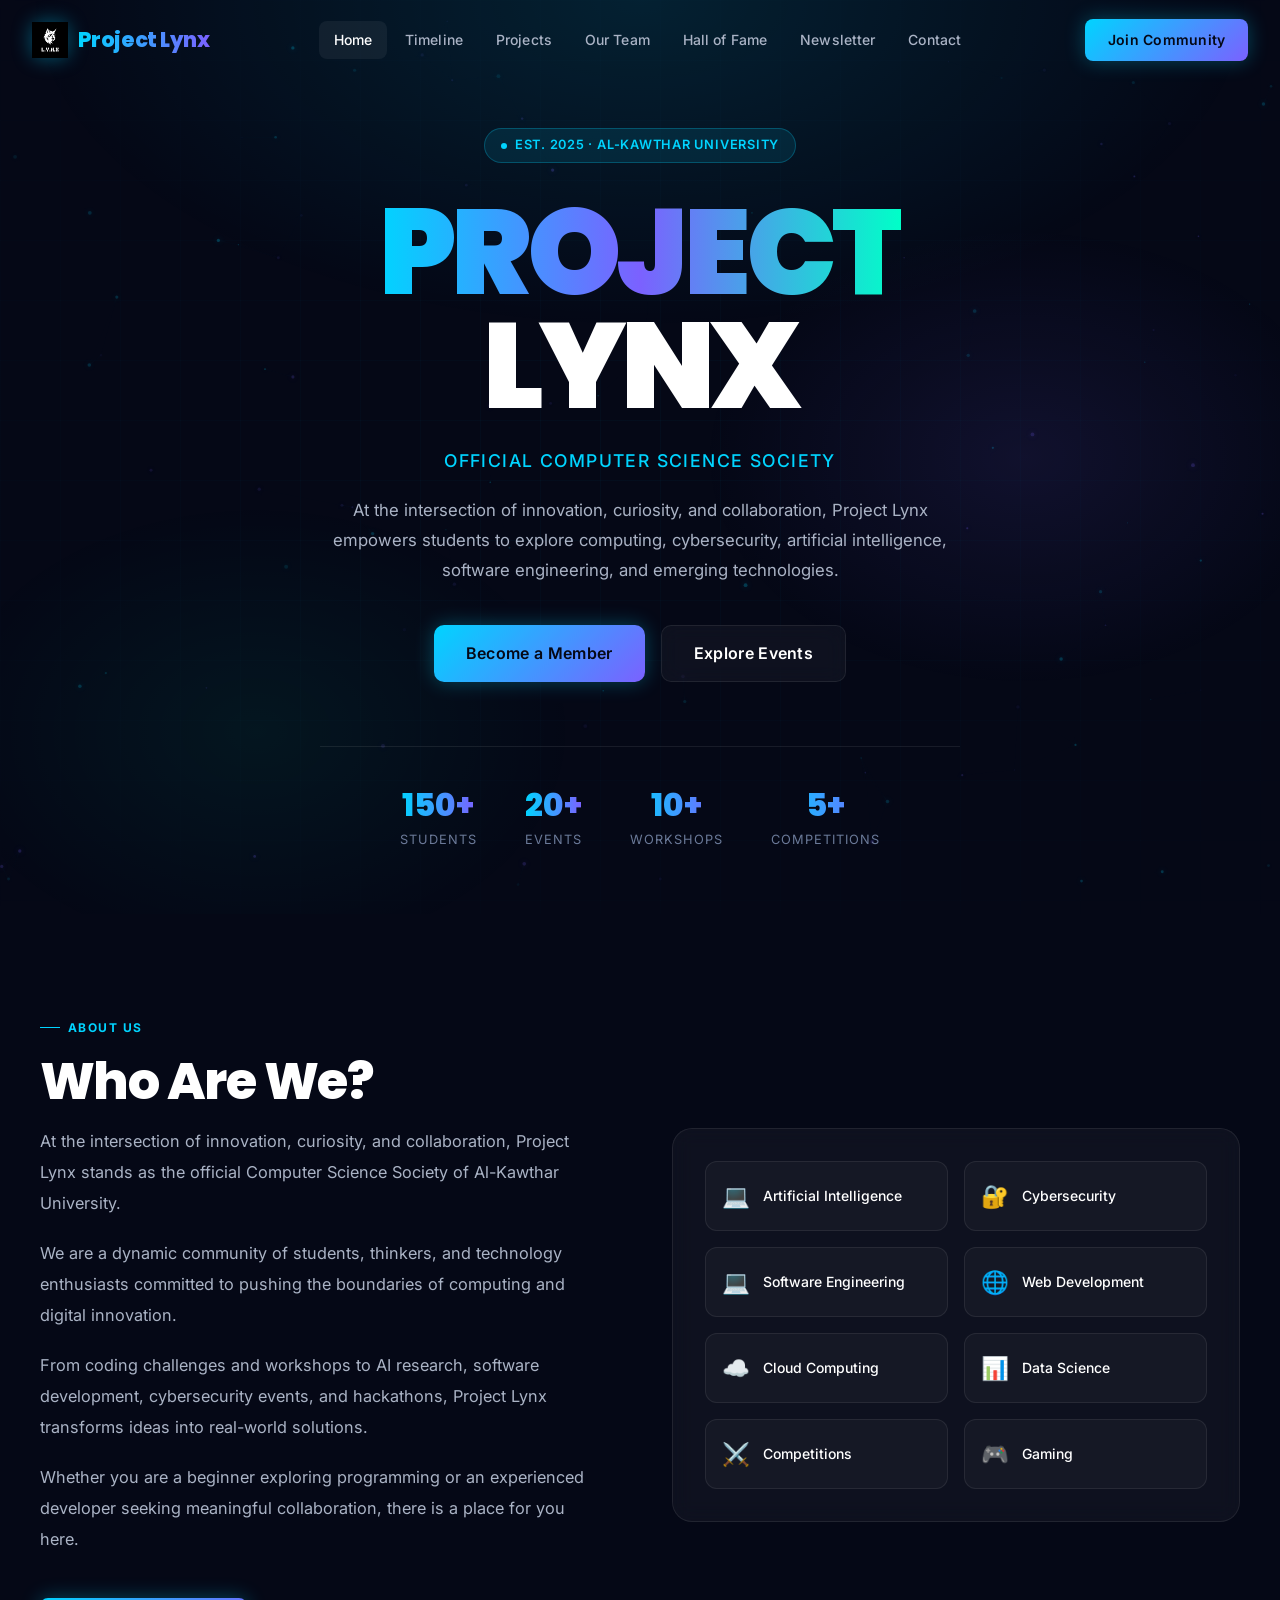
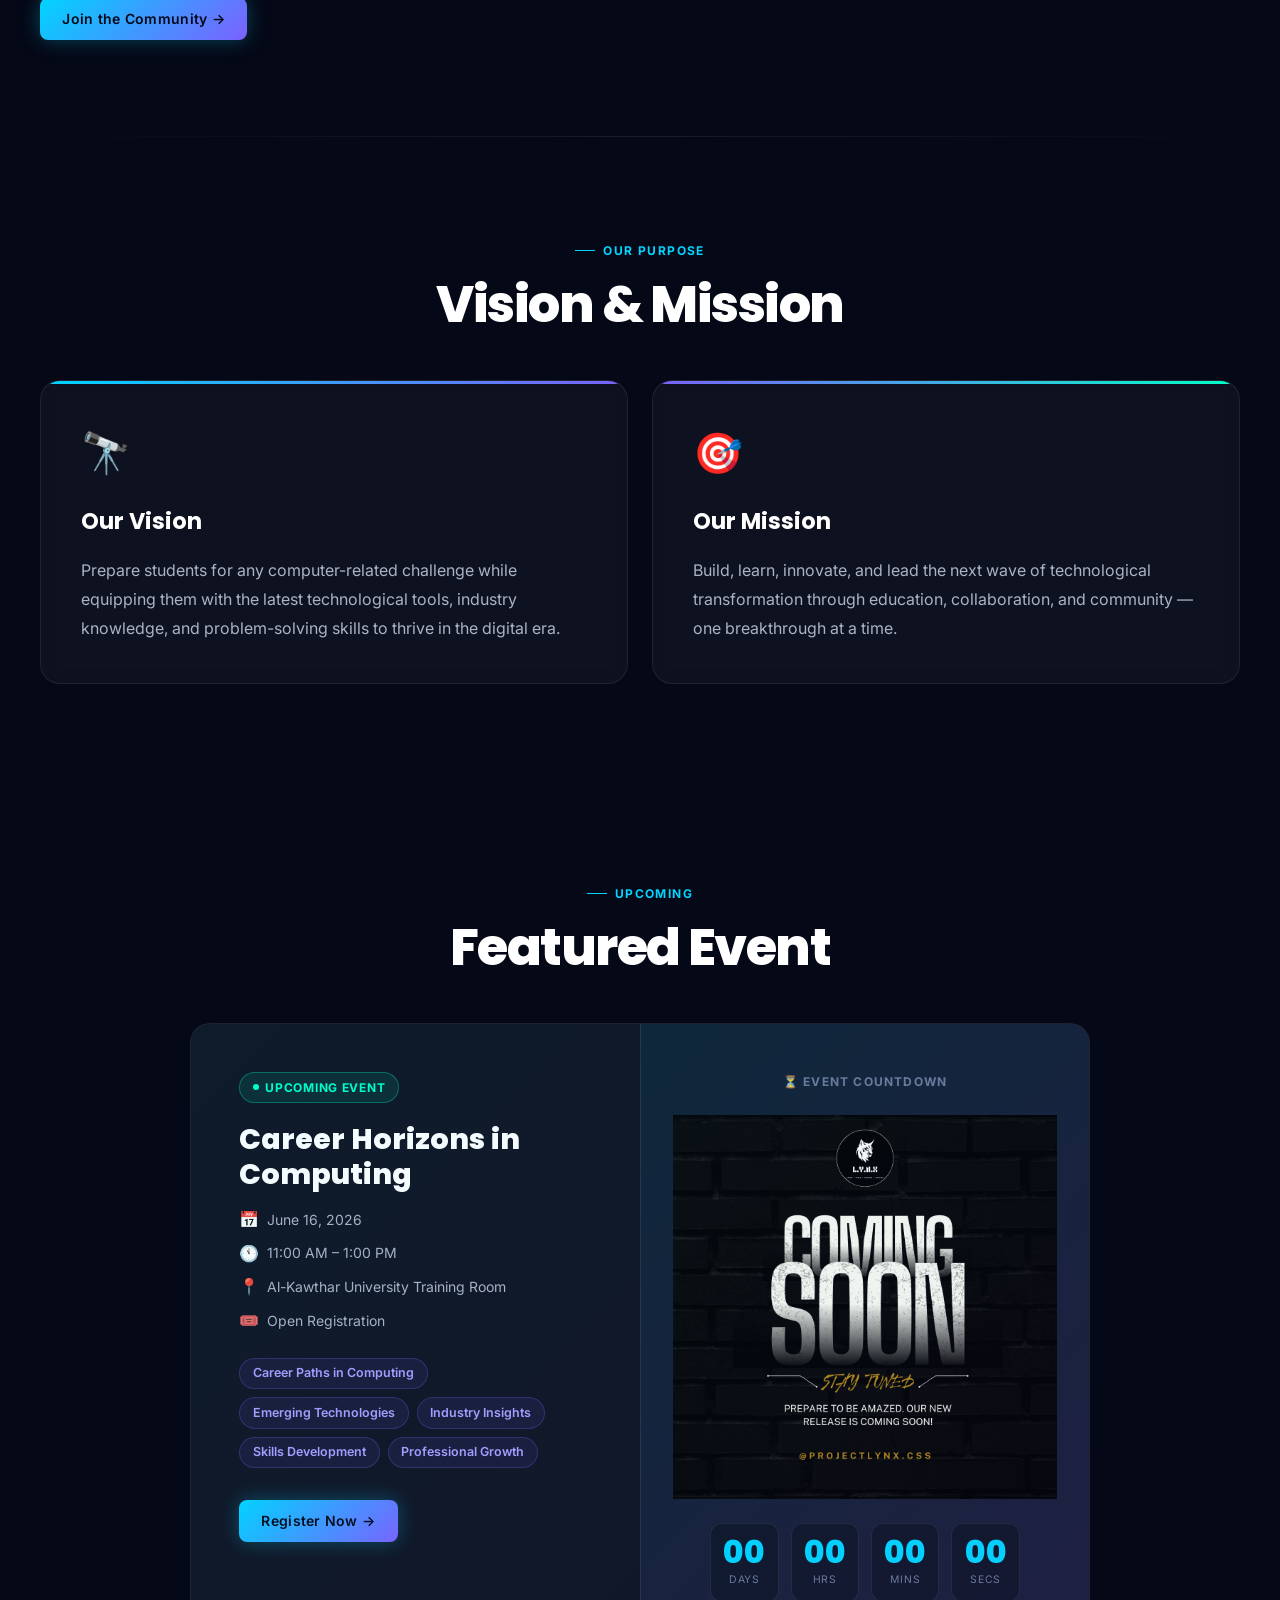
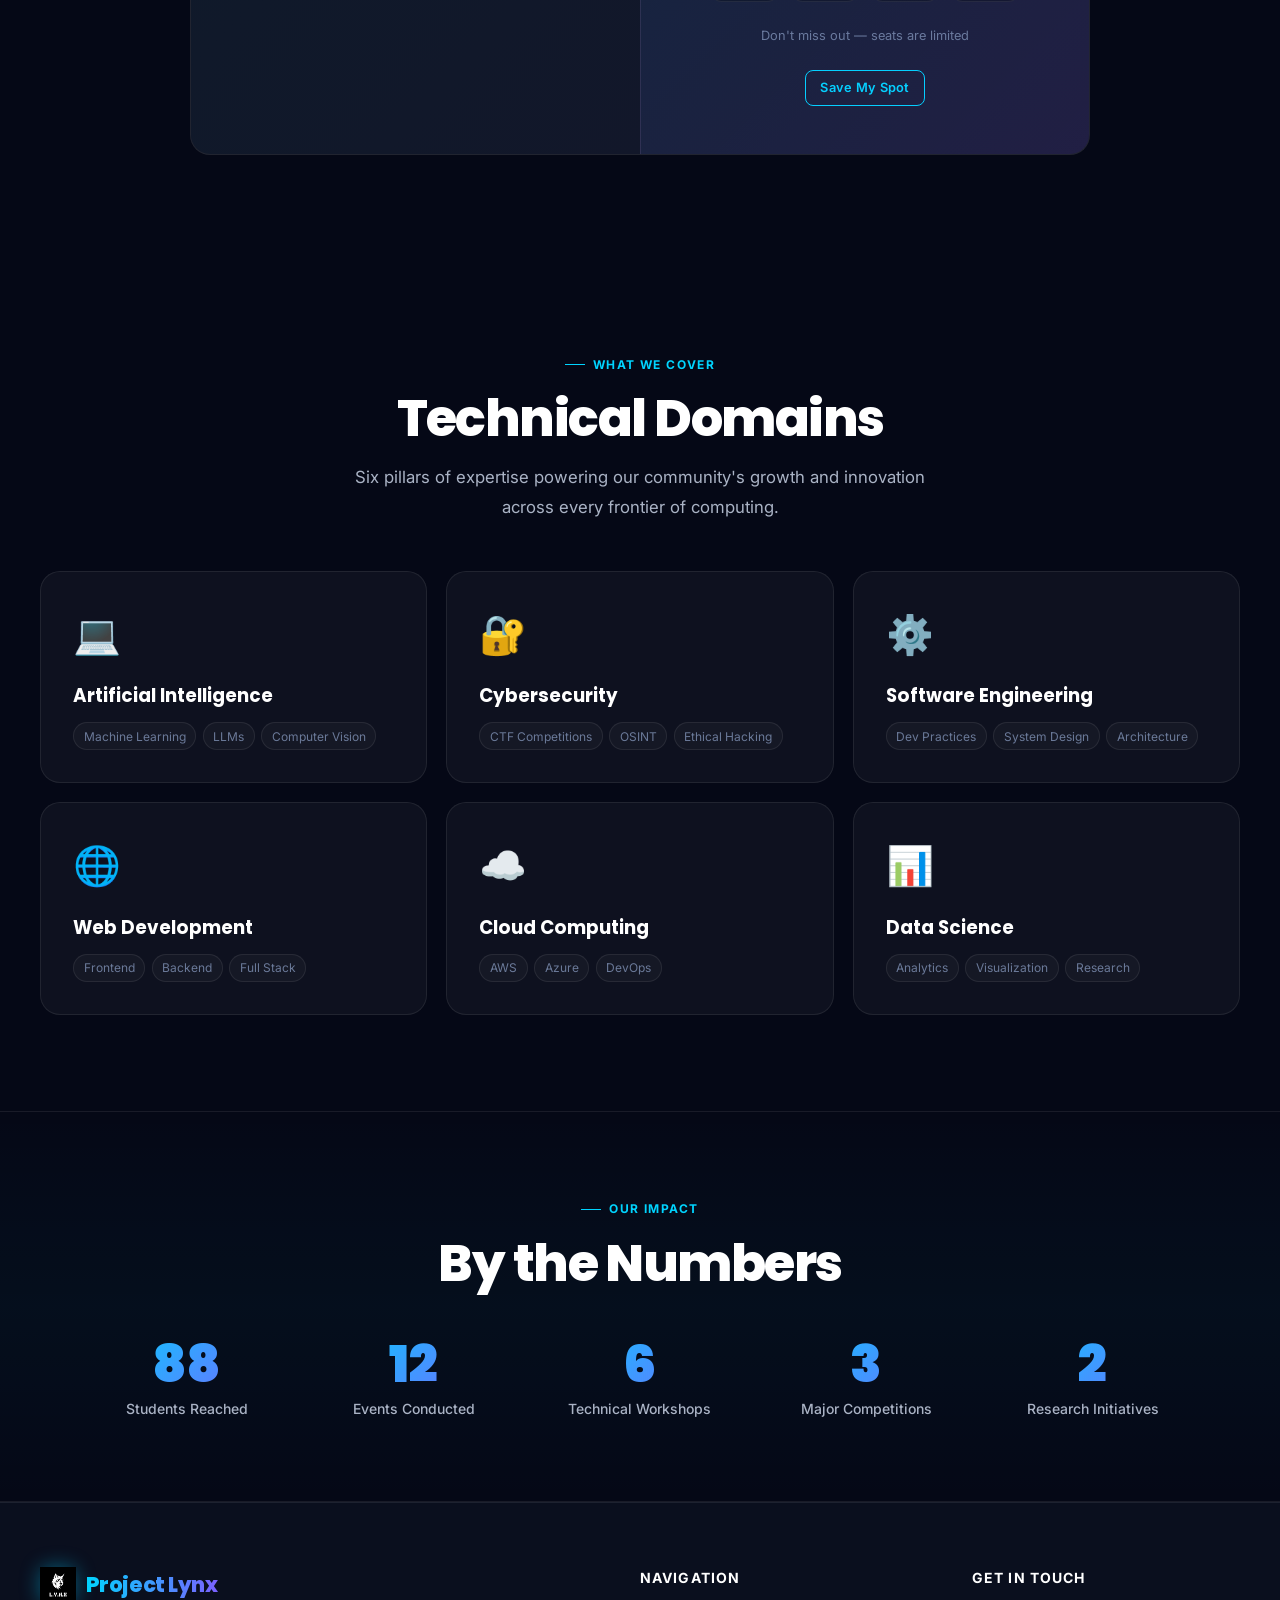
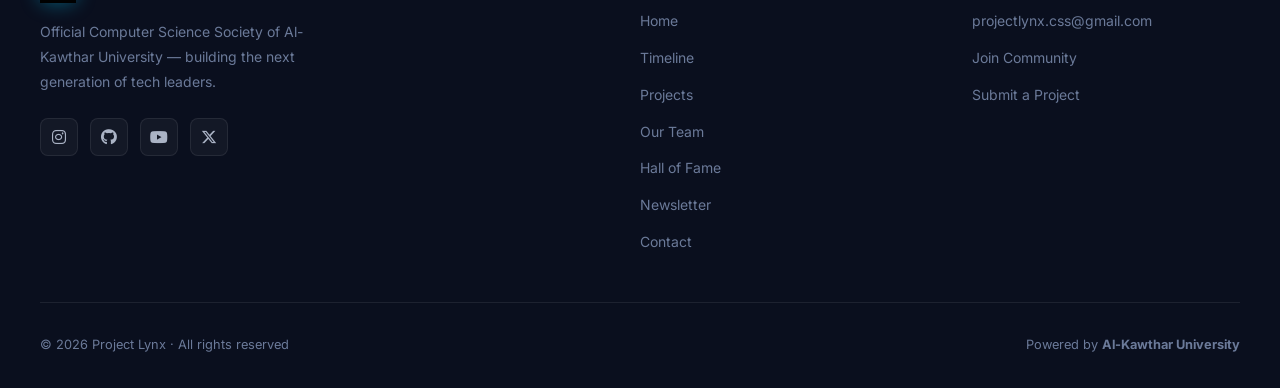
<file: index.html>
<!DOCTYPE html>
<html lang="en">

<head>
  <meta charset="UTF-8" />
  <meta name="viewport" content="width=device-width, initial-scale=1.0" />
  <title>Project Lynx — Official CS Society of Al-Kawthar University</title>
  <meta name="description"
    content="Project Lynx is the official Computer Science Society of Al-Kawthar University, empowering students in AI, cybersecurity, software engineering, and emerging tech." />
  <meta property="og:title" content="Project Lynx — CS Society" />
  <meta property="og:description" content="At the intersection of innovation, curiosity, and collaboration." />
  <meta property="og:type" content="website" />
  <meta name="theme-color" content="#00D4FF" />
  <link rel="icon" href="favicon.ico" />
  <link rel="stylesheet" href="css/style.css" />
  <link rel="stylesheet" href="https://cdnjs.cloudflare.com/ajax/libs/font-awesome/6.5.2/css/all.min.css">
</head>

<body>

  <canvas id="particles-canvas"></canvas>

  <!-- NAVBAR -->
  <nav class="navbar" role="navigation" aria-label="Main navigation">
    <a href="index.html" class="nav-logo" aria-label="Project Lynx Home">
      <div class="logo-icon"><img src="logo.png" alt="LYNX"></div>
      <span class="logo-text">Project Lynx</span>
    </a>
    <div class="nav-links" role="list">
      <a href="index.html" role="listitem">Home</a>
      <a href="timeline.html" role="listitem">Timeline</a>
      <a href="projects.html" role="listitem">Projects</a>
      <a href="team.html" role="listitem">Our Team</a>
      <a href="hall-of-fame.html" role="listitem">Hall of Fame</a>
      <a href="newsletter.html" role="listitem">Newsletter</a>
      <a href="contact.html" role="listitem">Contact</a>
    </div>
    <div class="nav-cta">
      <a href="contact.html" class="btn btn-primary">Join Community</a>
    </div>
    <button class="nav-toggle" aria-label="Toggle navigation" aria-expanded="false">
      <span></span><span></span><span></span>
    </button>
  </nav>

  <!-- MOBILE NAV -->
  <div class="nav-mobile" role="dialog" aria-label="Mobile navigation">
    <a href="index.html">Home</a>
    <a href="timeline.html">Timeline</a>
    <a href="projects.html">Projects</a>
    <a href="team.html">Our Team</a>
    <a href="hall-of-fame.html">Hall of Fame</a>
    <a href="newsletter.html">Newsletter</a>
    <a href="contact.html">Contact</a>
    <a href="contact.html" class="btn btn-primary" style="margin-top:1rem;">Join Community</a>
  </div>

  <!-- HERO -->
  <section class="hero" aria-label="Hero">
    <div class="hero-bg">
      <div class="hero-gradient"></div>
      <div class="hero-grid"></div>
    </div>
    <div class="hero-content">
      <div class="hero-badge" aria-label="Status badge">
        <span></span> Est. 2025 · Al-Kawthar University
      </div>
      <h1 class="hero-title">
        <span class="gradient-text">PROJECT</span><br />LYNX
      </h1>
      <p class="hero-subtitle">Official Computer Science Society</p>
      <p class="hero-desc">
        At the intersection of innovation, curiosity, and collaboration, Project Lynx empowers students to explore
        computing, cybersecurity, artificial intelligence, software engineering, and emerging technologies.
      </p>
      <div class="hero-buttons">
        <a href="contact.html" class="btn btn-primary btn-lg">Become a Member</a>
        <a href="timeline.html" class="btn btn-secondary btn-lg">Explore Events</a>
      </div>
      <div class="hero-stats" aria-label="Key statistics">
        <div class="hero-stat">
          <div class="stat-num gradient-text">150+</div>
          <div class="stat-label">Students</div>
        </div>
        <div class="hero-stat">
          <div class="stat-num gradient-text">20+</div>
          <div class="stat-label">Events</div>
        </div>
        <div class="hero-stat">
          <div class="stat-num gradient-text">10+</div>
          <div class="stat-label">Workshops</div>
        </div>
        <div class="hero-stat">
          <div class="stat-num gradient-text">5+</div>
          <div class="stat-label">Competitions</div>
        </div>
      </div>
    </div>
  </section>

  <!-- ABOUT -->
  <section class="section" id="about" aria-labelledby="about-title">
    <div class="section-inner">
      <div class="about-grid">
        <div class="about-text reveal">
          <div class="section-label">About Us</div>
          <h2 class="section-title" id="about-title">Who Are We?</h2>
          <p>At the intersection of innovation, curiosity, and collaboration, Project Lynx stands as the official
            Computer Science Society of Al-Kawthar University.</p>
          <p>We are a dynamic community of students, thinkers, and technology enthusiasts committed to pushing the
            boundaries of computing and digital innovation.</p>
          <p>From coding challenges and workshops to AI research, software development, cybersecurity events, and
            hackathons, Project Lynx transforms ideas into real-world solutions.</p>
          <p>Whether you are a beginner exploring programming or an experienced developer seeking meaningful
            collaboration, there is a place for you here.</p>
          <a href="contact.html" class="btn btn-primary" style="margin-top:1.5rem;">Join the Community →</a>
        </div>
        <div class="about-visual reveal">
          <div class="about-card">
            <div class="about-icon-grid">
              <div class="about-icon-item"><span class="icon">💻</span> Artificial Intelligence</div>
              <div class="about-icon-item"><span class="icon">🔐</span> Cybersecurity</div>
              <div class="about-icon-item"><span class="icon">💻</span> Software Engineering</div>
              <div class="about-icon-item"><span class="icon">🌐</span> Web Development</div>
              <div class="about-icon-item"><span class="icon">☁️</span> Cloud Computing</div>
              <div class="about-icon-item"><span class="icon">📊</span> Data Science</div>
              <div class="about-icon-item"><span class="icon">⚔️</span> Competitions</div>
              <div class="about-icon-item"><span class="icon">🎮</span> Gaming</div>
            </div>
          </div>
        </div>
      </div>
    </div>
  </section>

  <div class="divider"></div>

  <!-- VISION & MISSION -->
  <section class="section" aria-labelledby="vm-title">
    <div class="section-inner">
      <div class="text-center" style="margin-bottom:3rem;">
        <div class="section-label">Our Purpose</div>
        <h2 class="section-title" id="vm-title">Vision &amp; Mission</h2>
      </div>
      <div class="vm-grid">
        <div class="vm-card glass-card vision reveal">
          <div class="vm-icon">🔭</div>
          <h3>Our Vision</h3>
          <p>Prepare students for any computer-related challenge while equipping them with the latest technological
            tools, industry knowledge, and problem-solving skills to thrive in the digital era.</p>
        </div>
        <div class="vm-card glass-card mission reveal">
          <div class="vm-icon">🎯</div>
          <h3>Our Mission</h3>
          <p>Build, learn, innovate, and lead the next wave of technological transformation through education,
            collaboration, and community — one breakthrough at a time.</p>
        </div>
      </div>
    </div>
  </section>

  <!-- UPCOMING EVENT -->
  <section class="section" aria-labelledby="event-title">
    <div class="section-inner">
      <div class="text-center" style="margin-bottom:3rem;">
        <div class="section-label">Upcoming</div>
        <h2 class="section-title" id="event-title">Featured Event</h2>
      </div>
      <div class="event-card reveal"  data-event="2026-06-16T11:00:00">
        <div class="event-info">
          <div class="event-badge">Upcoming Event</div>
          <h2>Career Horizons in Computing</h2>
          <div class="event-meta">
            <div class="event-meta-item"><span class="mi">📅</span> June 16, 2026</div>
            <div class="event-meta-item"><span class="mi">🕚</span> 11:00 AM – 1:00 PM</div>
            <div class="event-meta-item"><span class="mi">📍</span> Al-Kawthar University Training Room</div>
            <div class="event-meta-item"><span class="mi">🎟️</span> Open Registration</div>
          </div>
          <div class="event-topics">
            <span class="topic-tag">Career Paths in Computing</span>
            <span class="topic-tag">Emerging Technologies</span>
            <span class="topic-tag">Industry Insights</span>
            <span class="topic-tag">Skills Development</span>
            <span class="topic-tag">Professional Growth</span>
          </div>

          <a href="contact.html" class="btn btn-primary">Register Now →</a>
        </div>

        <div class="event-visual">
          <div class="countdown-label">⏳ Event Countdown</div>
          <img src="posters/soon.png" alt="Image in Progress">
          <div class="countdown" aria-live="polite" aria-label="Countdown to event">
            <div class="countdown-item">
              <span class="num" id="cd-days">00</span>
              <span class="unit">Days</span>
            </div>
            <div class="countdown-item">
              <span class="num" id="cd-hours">00</span>
              <span class="unit">Hrs</span>
            </div>
            <div class="countdown-item">
              <span class="num" id="cd-mins">00</span>
              <span class="unit">Mins</span>
            </div>
            <div class="countdown-item">
              <span class="num" id="cd-secs">00</span>
              <span class="unit">Secs</span>
            </div>
          </div>

          <p style="font-size:0.8rem;color:var(--muted);text-align:center;">
            Don't miss out — seats are limited
          </p>

          <a href="contact.html" class="btn btn-outline btn-sm">Save My Spot</a>
        </div>
      </div>

    </div>
  </section>


  <!-- TECHNICAL DOMAINS -->
  <section class="section" aria-labelledby="domains-title">
    <div class="section-inner">
      <div class="text-center section-header">
        <div class="section-label">What We Cover</div>
        <h2 class="section-title" id="domains-title">Technical Domains</h2>
        <p class="section-desc">Six pillars of expertise powering our community's growth and innovation across every
          frontier of computing.</p>
      </div>
      <div class="domains-grid stagger-parent">
        <div class="domain-card stagger-child reveal">
          <div class="domain-icon">💻</div>
          <h3>Artificial Intelligence</h3>
          <div class="domain-tags">
            <span class="domain-tag">Machine Learning</span>
            <span class="domain-tag">LLMs</span>
            <span class="domain-tag">Computer Vision</span>
          </div>
        </div>
        <div class="domain-card stagger-child reveal">
          <div class="domain-icon">🔐</div>
          <h3>Cybersecurity</h3>
          <div class="domain-tags">
            <span class="domain-tag">CTF Competitions</span>
            <span class="domain-tag">OSINT</span>
            <span class="domain-tag">Ethical Hacking</span>
          </div>
        </div>
        <div class="domain-card stagger-child reveal">
          <div class="domain-icon">⚙️</div>
          <h3>Software Engineering</h3>
          <div class="domain-tags">
            <span class="domain-tag">Dev Practices</span>
            <span class="domain-tag">System Design</span>
            <span class="domain-tag">Architecture</span>
          </div>
        </div>
        <div class="domain-card stagger-child reveal">
          <div class="domain-icon">🌐</div>
          <h3>Web Development</h3>
          <div class="domain-tags">
            <span class="domain-tag">Frontend</span>
            <span class="domain-tag">Backend</span>
            <span class="domain-tag">Full Stack</span>
          </div>
        </div>
        <div class="domain-card stagger-child reveal">
          <div class="domain-icon">☁️</div>
          <h3>Cloud Computing</h3>
          <div class="domain-tags">
            <span class="domain-tag">AWS</span>
            <span class="domain-tag">Azure</span>
            <span class="domain-tag">DevOps</span>
          </div>
        </div>
        <div class="domain-card stagger-child reveal">
          <div class="domain-icon">📊</div>
          <h3>Data Science</h3>
          <div class="domain-tags">
            <span class="domain-tag">Analytics</span>
            <span class="domain-tag">Visualization</span>
            <span class="domain-tag">Research</span>
          </div>
        </div>
      </div>
    </div>
  </section>

  <!-- PROJECTS PREVIEW
<section class="section" aria-labelledby="projects-title">
  <div class="section-inner">
    <div class="text-center section-header">
      <div class="section-label">What We Build</div>
      <h2 class="section-title" id="projects-title">Featured Projects</h2>
      <p class="section-desc">Real solutions engineered by real students — built to solve problems that matter.</p>
    </div>
    <div class="projects-grid stagger-parent">
      <div class="project-card stagger-child reveal">
        <div class="project-thumb">🎯</div>
        <div class="project-body">
          <h3>Smart Attendance System</h3>
          <p>Face recognition-powered attendance platform that automates check-ins across university departments with real-time reporting.</p>
          <div class="project-stack">
            <span class="stack-badge py">Python</span>
            <span class="stack-badge py">OpenCV</span>
            <span class="stack-badge ac">TensorFlow</span>
            <span class="stack-badge js">Flask</span>
          </div>
          <a href="projects.html" class="btn btn-secondary btn-sm">View Project →</a>
        </div>
      </div>
      <div class="project-card stagger-child reveal">
        <div class="project-thumb">🏛️</div>
        <div class="project-body">
          <h3>University Portal</h3>
          <p>Centralized academic management system for students and faculty — grades, schedules, announcements, and resource access in one place.</p>
          <div class="project-stack">
            <span class="stack-badge js">React</span>
            <span class="stack-badge js">Node.js</span>
            <span class="stack-badge ac">MongoDB</span>
          </div>
          <a href="projects.html" class="btn btn-secondary btn-sm">View Project →</a>
        </div>
      </div>
      <div class="project-card stagger-child reveal">
        <div class="project-thumb">🚩</div>
        <div class="project-body">
          <h3>Lynx CTF Platform</h3>
          <p>Internal cybersecurity training and competition platform with challenge categories from web exploitation to cryptography.</p>
          <div class="project-stack">
            <span class="stack-badge py">Python</span>
            <span class="stack-badge js">Docker</span>
            <span class="stack-badge py">Django</span>
            <span class="stack-badge ac">PostgreSQL</span>
          </div>
          <a href="projects.html" class="btn btn-secondary btn-sm">View Project →</a>
        </div>
      </div>
      <div class="project-card stagger-child reveal">
        <div class="project-thumb">🧠</div>
        <div class="project-body">
          <h3>AI Study Assistant</h3>
          <p>LLM-powered productivity and research assistant built for students — summarizes papers, answers questions, and helps organize study sessions.</p>
          <div class="project-stack">
            <span class="stack-badge ac">LLM API</span>
            <span class="stack-badge js">Next.js</span>
            <span class="stack-badge py">Python</span>
          </div>
          <a href="projects.html" class="btn btn-secondary btn-sm">View Project →</a>
        </div>
      </div>
    </div>
    <div style="text-align:center;margin-top:2.5rem;">
      <a href="projects.html" class="btn btn-secondary">View All Projects →</a>
    </div>
  </div>
</section> -->

  <!-- STATS -->
  <section class="stats-section" aria-labelledby="stats-title">
    <div class="section-inner">
      <div class="text-center" style="margin-bottom:3rem;">
        <div class="section-label">Our Impact</div>
        <h2 class="section-title" id="stats-title">By the Numbers</h2>
      </div>
      <div class="stats-grid stagger-parent">
        <div class="stat-item stagger-child reveal">
          <div class="stat-num-big" data-target="150">0+</div>
          <div class="stat-label-big">Students Reached</div>
        </div>
        <div class="stat-item stagger-child reveal">
          <div class="stat-num-big" data-target="20">0+</div>
          <div class="stat-label-big">Events Conducted</div>
        </div>
        <div class="stat-item stagger-child reveal">
          <div class="stat-num-big" data-target="10">0+</div>
          <div class="stat-label-big">Technical Workshops</div>
        </div>
        <div class="stat-item stagger-child reveal">
          <div class="stat-num-big" data-target="5">0+</div>
          <div class="stat-label-big">Major Competitions</div>
        </div>
        <div class="stat-item stagger-child reveal">
          <div class="stat-num-big" data-target="4">0+</div>
          <div class="stat-label-big">Research Initiatives</div>
        </div>
      </div>
    </div>
  </section>

  <!-- ACHIEVEMENT BANNER
<section class="section" aria-labelledby="ach-title">
  <div class="section-inner">
    <div class="achievement-banner reveal">
      <span class="achievement-emoji">🏆</span>
      <h2 id="ach-title">CTF-451 Season 2 Successfully Completed!</h2>
      <p>Our biggest cybersecurity competition to date brought together talented hackers from across the university.</p>
      <div class="achievement-stats">
        <div class="ach-stat">
          <div class="ach-num">48</div>
          <div class="ach-label">Participants</div>
        </div>
        <div class="ach-stat">
          <div class="ach-num">12</div>
          <div class="ach-label">Teams</div>
        </div>
        <div class="ach-stat">
          <div class="ach-num">2</div>
          <div class="ach-label">Days</div>
        </div>
      </div>
    </div>
  </div>
</section> -->

  <!-- FOOTER -->
  <footer class="footer" aria-label="Site footer">
    <div class="footer-inner">
      <div class="footer-top">
        <div class="footer-brand">
          <a href="index.html" class="nav-logo" style="margin-bottom:0.5rem;">
            <div class="logo-icon"><img src="logo.png" alt="LYNX"></div>
            <span class="logo-text">Project Lynx</span>
          </a>
          <p>Official Computer Science Society of Al-Kawthar University — building the next generation of tech leaders.
          </p>
          <div class="social-links" aria-label="Social media links">
            <a href="https://instagram.com/projectlynx.css" class="social-link" aria-label="Instagram">
              <i class="fab fa-instagram"></i>
            </a>
            <a href="https://github.com/projectlynx-css" class="social-link" aria-label="GitHub">
              <i class="fab fa-github"></i>
            </a>
            <a href="https://youtube.com/@projectlynx.css" class="social-link" aria-label="YouTube">
              <i class="fab fa-youtube"></i>
            </a>
            <a href="https://x.com/projectlynx.css" class="social-link" aria-label="X / Twitter">
              <i class="fa-brands fa-x-twitter"></i>
            </a>
          </div>
        </div>
        <div class="footer-col">
          <h4>Navigation</h4>
          <ul>
            <li><a href="index.html">Home</a></li>
            <li><a href="timeline.html">Timeline</a></li>
            <li><a href="projects.html">Projects</a></li>
            <li><a href="team.html">Our Team</a></li>
            <li><a href="hall-of-fame.html">Hall of Fame</a></li>
            <li><a href="newsletter.html">Newsletter</a></li>
            <li><a href="contact.html">Contact</a></li>
          </ul>
        </div>
        <div class="footer-col">
          <h4>Get In Touch</h4>
          <ul>
            <li><a href="mailto:projectlynx.css@gmail.com">projectlynx.css@gmail.com</a></li>
            <li><a href="contact.html">Join Community</a></li>
            <li><a href="contact.html">Submit a Project</a></li>
          </ul>
        </div>
      </div>
      <div class="footer-bottom">
        <p>© 2026 Project Lynx · All rights reserved</p>
        <p>Powered by <strong>Al-Kawthar University</strong></p>
      </div>
    </div>
  </footer>

  <script src="js/script.js"></script>
<script>
  const eventDate = new Date(
    document.querySelector(".event-card").dataset.event
  ).getTime();

  function updateCountdown() {
    const now = new Date().getTime();
    const distance = eventDate - now;

    if (distance <= 0) {
      document.getElementById("cd-days").textContent = "00";
      document.getElementById("cd-hours").textContent = "00";
      document.getElementById("cd-mins").textContent = "00";
      document.getElementById("cd-secs").textContent = "00";
      return;
    }

    const days = Math.floor(distance / (1000 * 60 * 60 * 24));
    const hours = Math.floor(
      (distance % (1000 * 60 * 60 * 24)) /
      (1000 * 60 * 60)
    );
    const mins = Math.floor(
      (distance % (1000 * 60 * 60)) /
      (1000 * 60)
    );
    const secs = Math.floor(
      (distance % (1000 * 60)) / 1000
    );

    document.getElementById("cd-days").textContent =
      String(days).padStart(2, "0");
    document.getElementById("cd-hours").textContent =
      String(hours).padStart(2, "0");
    document.getElementById("cd-mins").textContent =
      String(mins).padStart(2, "0");
    document.getElementById("cd-secs").textContent =
      String(secs).padStart(2, "0");
  }

  // Run instantly
  updateCountdown();

  // Update every second
  setInterval(updateCountdown, 1000);
</script>
</body>

</html>
</file>
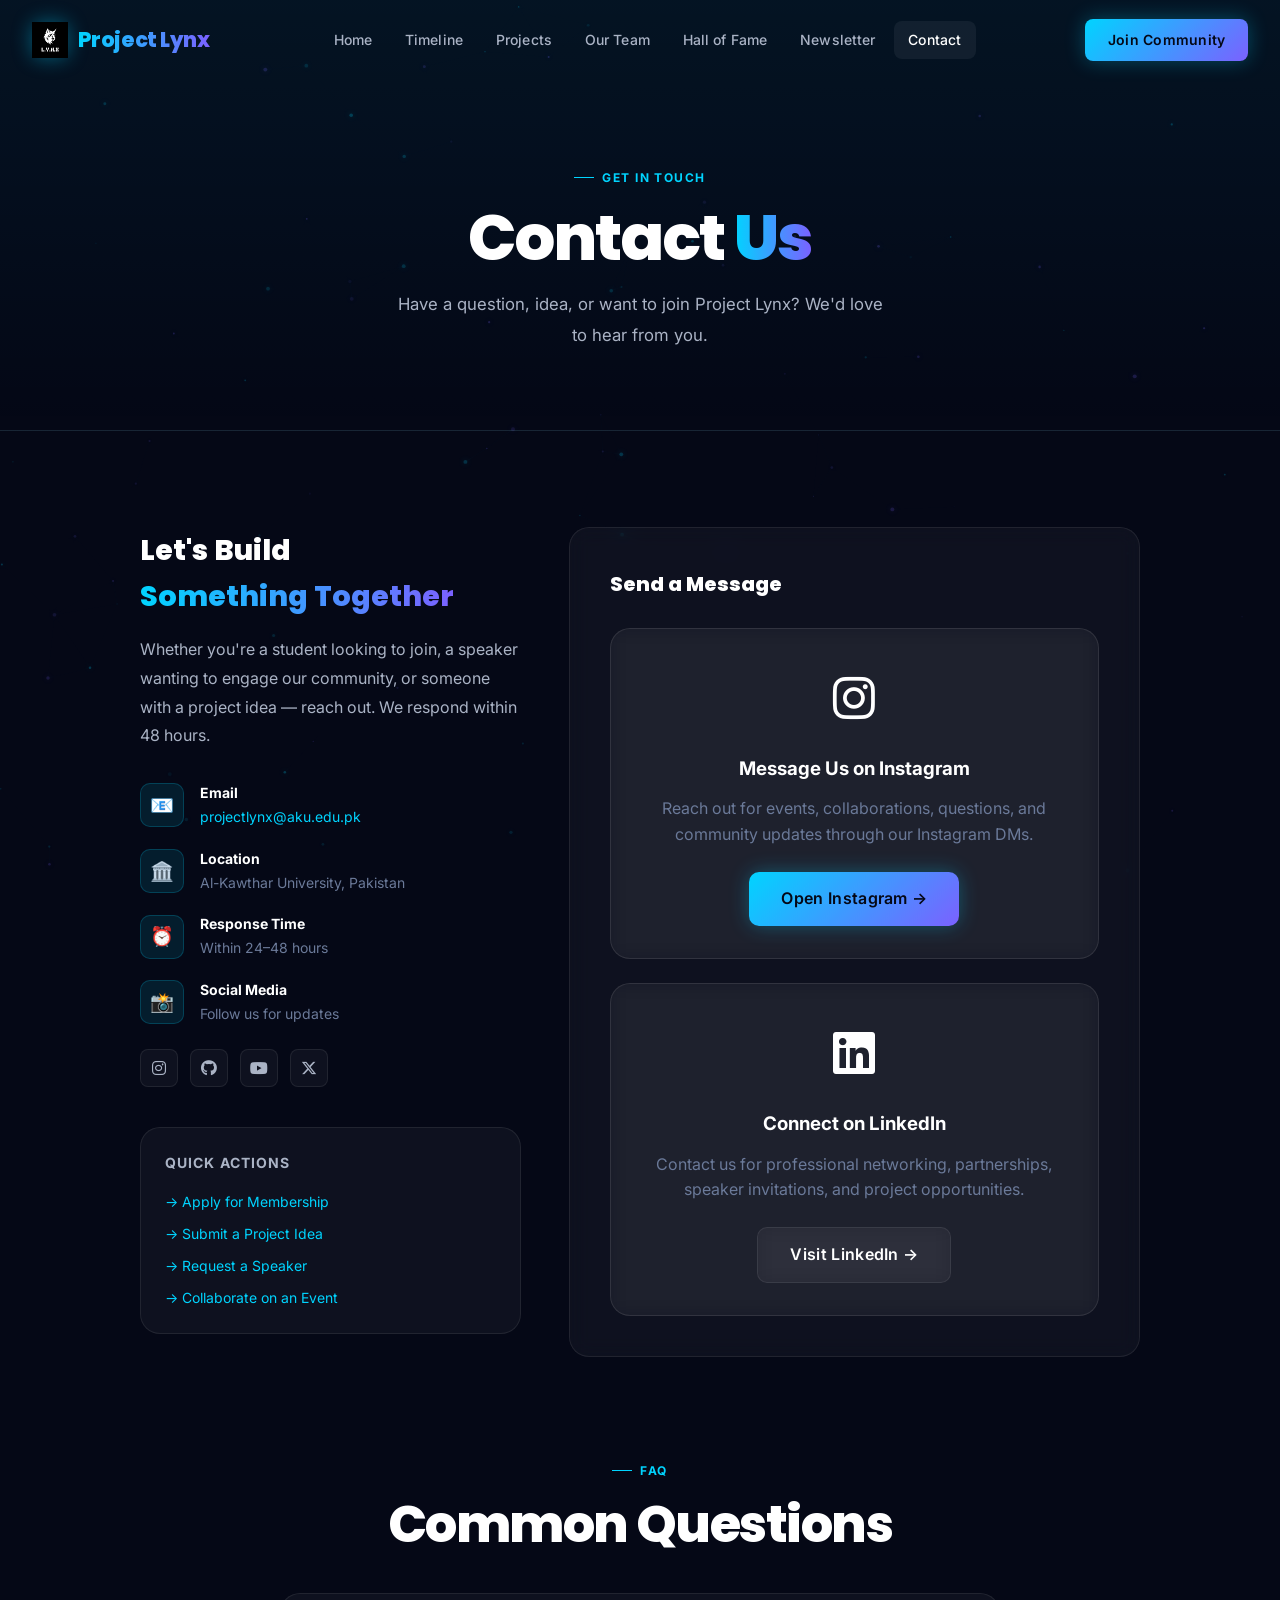
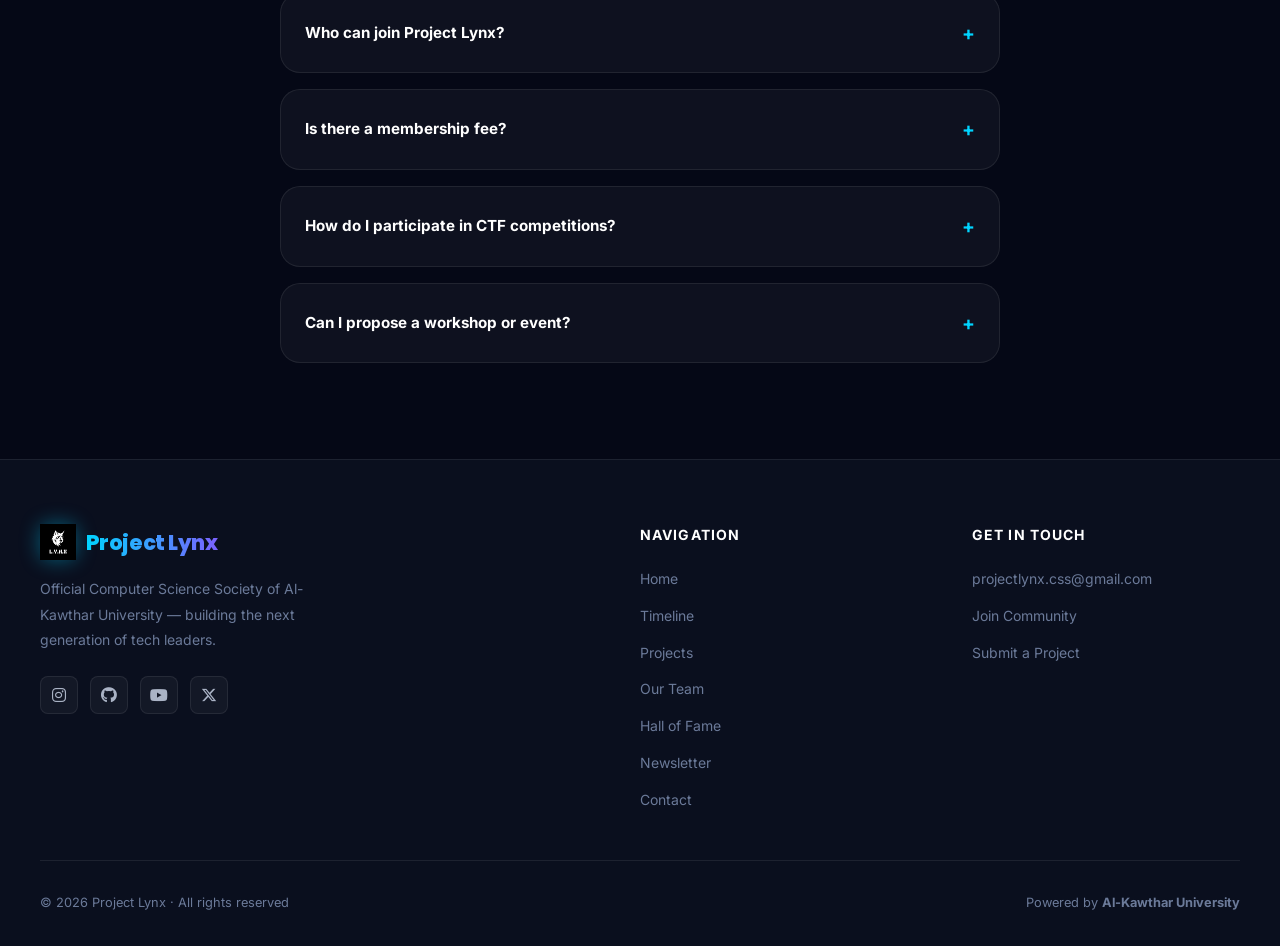
<file: contact.html>
<!DOCTYPE html>
<html lang="en">
<head>
  <meta charset="UTF-8" />
  <meta name="viewport" content="width=device-width, initial-scale=1.0" />
  <title>Contact — Project Lynx</title>
  <meta name="description" content="Get in touch with Project Lynx — the official CS Society of Al-Kawthar University. Join the community, pitch a project, or ask a question." />
  <link rel="icon" href="favicon.ico" />
  <link rel="stylesheet" href="css/style.css" />
  <link rel="stylesheet" href="https://cdnjs.cloudflare.com/ajax/libs/font-awesome/6.5.2/css/all.min.css">
</head>
<body>
<canvas id="particles-canvas"></canvas>

<nav class="navbar" role="navigation">
  <a href="index.html" class="nav-logo">
      <div class="logo-icon"><img src="logo.png" alt="LYNX"></div>
    <span class="logo-text">Project Lynx</span></a>
  <div class="nav-links">
    <a href="index.html">Home</a>
    <a href="timeline.html">Timeline</a>
    <a href="projects.html">Projects</a>
    <a href="team.html">Our Team</a>
    <a href="hall-of-fame.html">Hall of Fame</a>
    <a href="newsletter.html">Newsletter</a>
    <a href="contact.html" class="active">Contact</a>
  </div>
  <div class="nav-cta"><a href="contact.html" class="btn btn-primary">Join Community</a></div>
  <button class="nav-toggle" aria-label="Toggle navigation"><span></span><span></span><span></span></button>
</nav>

<div class="nav-mobile">
  <a href="index.html">Home</a>
  <a href="timeline.html">Timeline</a>
  <a href="projects.html">Projects</a>
  <a href="team.html">Our Team</a>
  <a href="hall-of-fame.html">Hall of Fame</a>
  <a href="newsletter.html">Newsletter</a>
  <a href="contact.html">Contact</a>
  <a href="contact.html" class="btn btn-primary" style="margin-top:1rem;">Join Community</a>
</div>

<div class="page-hero">
  <div class="section-label" style="justify-content:center;">Get In Touch</div>
  <h1 class="section-title" style="font-size:clamp(2.5rem,6vw,4rem);">Contact <span class="gradient-text">Us</span></h1>
  <p class="section-desc" style="margin:1rem auto 0;max-width:500px;">Have a question, idea, or want to join Project Lynx? We'd love to hear from you.</p>
</div>

<section class="section">
  <div class="section-inner">
    <div class="contact-grid">

      <!-- Contact Info -->
      <div class="contact-info reveal">
        <h2>Let's Build<br/><span class="gradient-text">Something Together</span></h2>
        <p>Whether you're a student looking to join, a speaker wanting to engage our community, or someone with a project idea — reach out. We respond within 48 hours.</p>

        <div class="contact-item">
          <div class="ci-icon">📧</div>
          <div class="ci-text">
            <strong>Email</strong>
            <span><a href="mailto:projectlynx.css@gmail.com" style="color:var(--primary);">projectlynx@aku.edu.pk</a></span>
          </div>
        </div>

        <div class="contact-item">
          <div class="ci-icon">🏛️</div>
          <div class="ci-text">
            <strong>Location</strong>
            <span>Al-Kawthar University, Pakistan</span>
          </div>
        </div>

        <div class="contact-item">
          <div class="ci-icon">⏰</div>
          <div class="ci-text">
            <strong>Response Time</strong>
            <span>Within 24–48 hours</span>
          </div>
        </div>

        <div class="contact-item">
          <div class="ci-icon">📸</div>
          <div class="ci-text">
            <strong>Social Media</strong>
            <span>Follow us for updates</span>
          </div>
        </div>

        <div style="display:flex;gap:0.75rem;margin-top:1.5rem;">
   <a href="https://instagram.com/projectlynx.css" class="social-link" aria-label="Instagram">
              <i class="fab fa-instagram"></i>
            </a>
            <a href="https://github.com/projectlynx-css" class="social-link" aria-label="GitHub">
              <i class="fab fa-github"></i>
            </a>
            <a href="https://youtube.com/@projectlynx.css" class="social-link" aria-label="YouTube">
              <i class="fab fa-youtube"></i>
            </a>
            <a href="https://x.com/projectlynx.css" class="social-link" aria-label="X / Twitter">
              <i class="fa-brands fa-x-twitter"></i>
            </a>
        </div>

        <!-- Quick links -->
        <div style="margin-top:2.5rem;padding:1.5rem;background:var(--card);border:1px solid var(--border);border-radius:var(--radius-lg);">
          <h4 style="font-size:0.875rem;font-weight:700;text-transform:uppercase;letter-spacing:0.08em;color:var(--subtext);margin-bottom:1rem;">Quick Actions</h4>
          <div style="display:flex;flex-direction:column;gap:0.6rem;">
            <a href="#" onclick="document.getElementById('department').value='Member Application'; return false;" style="font-size:0.875rem;color:var(--primary);display:flex;align-items:center;gap:0.5rem;">→ Apply for Membership</a>
            <a href="#" onclick="document.getElementById('department').value='Project Proposal'; return false;" style="font-size:0.875rem;color:var(--primary);display:flex;align-items:center;gap:0.5rem;">→ Submit a Project Idea</a>
            <a href="#" onclick="document.getElementById('department').value='Speaker Inquiry'; return false;" style="font-size:0.875rem;color:var(--primary);display:flex;align-items:center;gap:0.5rem;">→ Request a Speaker</a>
            <a href="#" onclick="document.getElementById('department').value='Event Collaboration'; return false;" style="font-size:0.875rem;color:var(--primary);display:flex;align-items:center;gap:0.5rem;">→ Collaborate on an Event</a>
          </div>
        </div>
      </div>

      <!-- Contact Form -->
      <div class="contact-form reveal">
        
        <h3 style="font-family:var(--font-display);font-size:1.25rem;font-weight:800;margin-bottom:1.75rem;">Send a Message</h3>
      <div style="display:grid;grid-template-columns:repeat(auto-fit,minmax(min(100%, 280px),1fr));gap:1.5rem;">

  <!-- Instagram Card -->

  <div style="
    text-align:center;
    padding:2rem;
    border-radius:20px;
    background:rgba(255,255,255,0.03);
    border:1px solid rgba(255,255,255,0.1);
    backdrop-filter:blur(10px);
  ">
    <div style="font-size:3rem;margin-bottom:1rem;">
      <i class="fa-brands fa-instagram"></i>
    </div>


<h3 style="margin-bottom:0.8rem;">
  Message Us on Instagram
</h3>

<p style="color:var(--muted);margin-bottom:1.5rem;line-height:1.6;">
  Reach out for events, collaborations, questions, and community updates through our Instagram DMs.
</p>

<a href="https://instagram.com/projectlynx.css" 
   class="btn btn-primary btn-lg" 
   target="_blank">
  Open Instagram →
</a>


  </div>

  <!-- LinkedIn Card -->

  <div style="
    text-align:center;
    padding:2rem;
    border-radius:20px;
    background:rgba(255,255,255,0.03);
    border:1px solid rgba(255,255,255,0.1);
    backdrop-filter:blur(10px);
  ">
    <div style="font-size:3rem;margin-bottom:1rem;">
      <i class="fa-brands fa-linkedin"></i>
    </div>


<h3 style="margin-bottom:0.8rem;">
  Connect on LinkedIn
</h3>

<p style="color:var(--muted);margin-bottom:1.5rem;line-height:1.6;">
  Contact us for professional networking, partnerships, speaker invitations, and project opportunities.
</p>

<a href="https://linkedin.com/in/projectlynx-css" 
   class="btn btn-secondary btn-lg" 
   target="_blank">
  Visit LinkedIn →
</a>


  </div>

</div>

      </div>

    </div>
  </div>
</section>

<!-- FAQ Section -->
<section class="section" style="padding-top:0;">
  <div class="section-inner">
    <div class="text-center" style="margin-bottom:2.5rem;">
      <div class="section-label">FAQ</div>
      <h2 class="section-title">Common Questions</h2>
    </div>
    <div style="max-width:720px;margin:0 auto;display:flex;flex-direction:column;gap:1rem;">

      <details style="background:var(--card);border:1px solid var(--border);border-radius:var(--radius-lg);padding:1.5rem;cursor:pointer;transition:var(--transition);" class="reveal">
        <summary style="font-weight:700;font-size:0.95rem;list-style:none;display:flex;justify-content:space-between;align-items:center;">Who can join Project Lynx? <span style="color:var(--primary);font-size:1.2rem;">+</span></summary>
        <p style="margin-top:1rem;color:var(--subtext);font-size:0.875rem;line-height:1.8;">Any Al-Kawthar University student interested in computer science, technology, or digital innovation is welcome — from complete beginners to experienced developers.</p>
      </details>

      <details style="background:var(--card);border:1px solid var(--border);border-radius:var(--radius-lg);padding:1.5rem;cursor:pointer;" class="reveal">
        <summary style="font-weight:700;font-size:0.95rem;list-style:none;display:flex;justify-content:space-between;align-items:center;">Is there a membership fee? <span style="color:var(--primary);font-size:1.2rem;">+</span></summary>
        <p style="margin-top:1rem;color:var(--subtext);font-size:0.875rem;line-height:1.8;">Membership is free for all Al-Kawthar University students. Some premium events may have a nominal registration fee to cover logistics.</p>
      </details>

      <details style="background:var(--card);border:1px solid var(--border);border-radius:var(--radius-lg);padding:1.5rem;cursor:pointer;" class="reveal">
        <summary style="font-weight:700;font-size:0.95rem;list-style:none;display:flex;justify-content:space-between;align-items:center;">How do I participate in CTF competitions? <span style="color:var(--primary);font-size:1.2rem;">+</span></summary>
        <p style="margin-top:1rem;color:var(--subtext);font-size:0.875rem;line-height:1.8;">Join Project Lynx and watch our announcements for the next CTF-451 season. No prior experience is needed — we run beginner-friendly workshops before every competition.</p>
      </details>

      <details style="background:var(--card);border:1px solid var(--border);border-radius:var(--radius-lg);padding:1.5rem;cursor:pointer;" class="reveal">
        <summary style="font-weight:700;font-size:0.95rem;list-style:none;display:flex;justify-content:space-between;align-items:center;">Can I propose a workshop or event? <span style="color:var(--primary);font-size:1.2rem;">+</span></summary>
        <p style="margin-top:1rem;color:var(--subtext);font-size:0.875rem;line-height:1.8;">Absolutely! Use the contact form above and select "Event Collaboration" or "Speaker Inquiry." We review all proposals and respond within 48 hours.</p>
      </details>

    </div>
  </div>
</section>

  <!-- FOOTER -->
  <footer class="footer" aria-label="Site footer">
    <div class="footer-inner">
      <div class="footer-top">
        <div class="footer-brand">
          <a href="index.html" class="nav-logo" style="margin-bottom:0.5rem;">
            <div class="logo-icon"><img src="logo.png" alt="LYNX"></div>
            <span class="logo-text">Project Lynx</span>
          </a>
          <p>Official Computer Science Society of Al-Kawthar University — building the next generation of tech leaders.
          </p>
          <div class="social-links" aria-label="Social media links">
            <a href="https://instagram.com/projectlynx.css" class="social-link" aria-label="Instagram">
              <i class="fab fa-instagram"></i>
            </a>
            <a href="https://github.com/projectlynx-css" class="social-link" aria-label="GitHub">
              <i class="fab fa-github"></i>
            </a>
            <a href="https://youtube.com/@projectlynx.css" class="social-link" aria-label="YouTube">
              <i class="fab fa-youtube"></i>
            </a>
            <a href="https://x.com/projectlynx.css" class="social-link" aria-label="X / Twitter">
              <i class="fa-brands fa-x-twitter"></i>
            </a>
          </div>
        </div>
        <div class="footer-col">
          <h4>Navigation</h4>
          <ul>
            <li><a href="index.html">Home</a></li>
            <li><a href="timeline.html">Timeline</a></li>
            <li><a href="projects.html">Projects</a></li>
            <li><a href="team.html">Our Team</a></li>
            <li><a href="hall-of-fame.html">Hall of Fame</a></li>
            <li><a href="newsletter.html">Newsletter</a></li>
            <li><a href="contact.html">Contact</a></li>
          </ul>
        </div>
        <div class="footer-col">
          <h4>Get In Touch</h4>
          <ul>
            <li><a href="mailto:projectlynx.css@gmail.com">projectlynx.css@gmail.com</a></li>
            <li><a href="contact.html">Join Community</a></li>
            <li><a href="contact.html">Submit a Project</a></li>
          </ul>
        </div>
      </div>
      <div class="footer-bottom">
        <p>© 2026 Project Lynx · All rights reserved</p>
        <p>Powered by <strong>Al-Kawthar University</strong></p>
      </div>
    </div>
  </footer>

  <script src="js/script.js"></script>
</body>

</html>
</file>
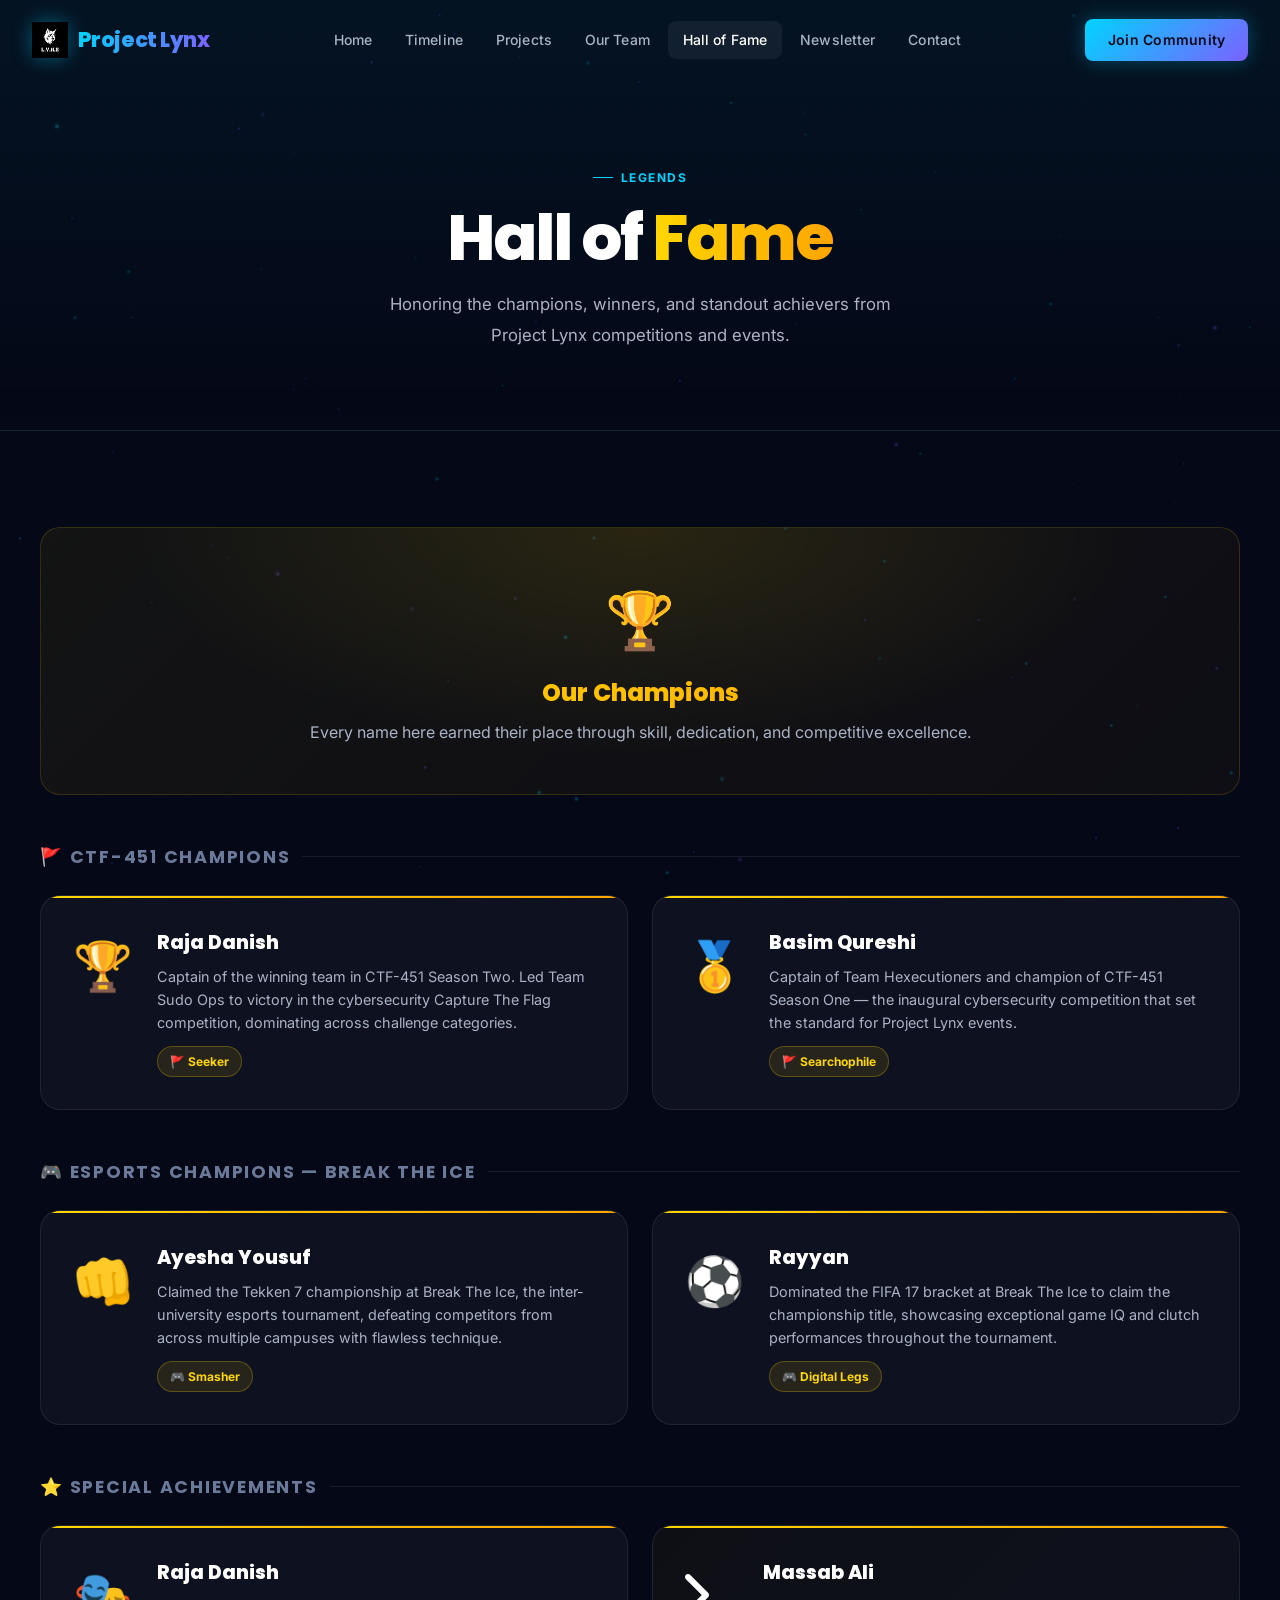
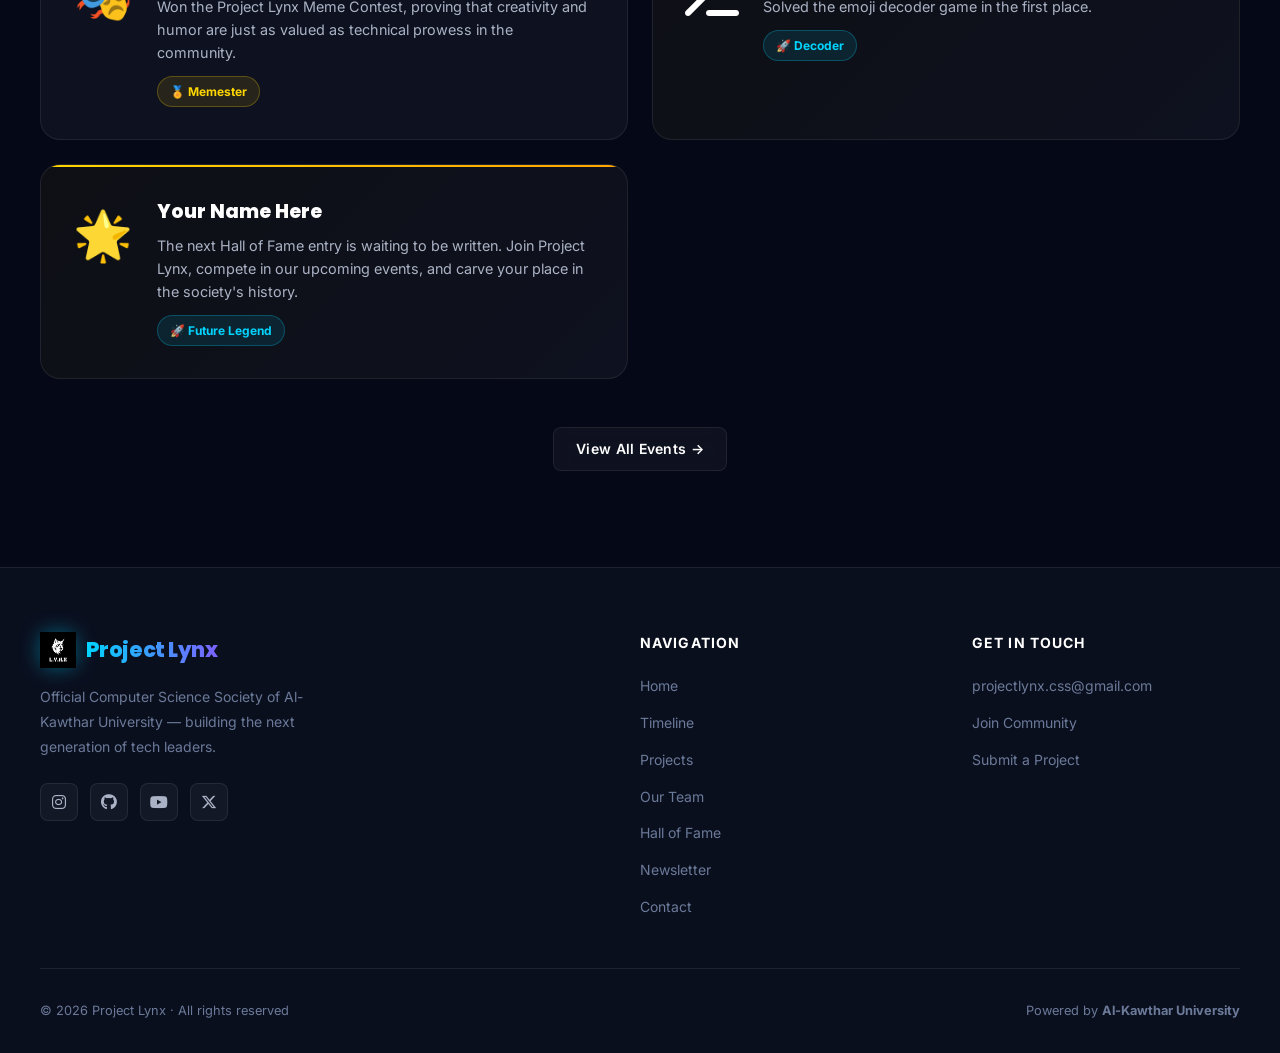
<file: hall-of-fame.html>
<!DOCTYPE html>
<html lang="en">
<head>
  <meta charset="UTF-8" />
  <meta name="viewport" content="width=device-width, initial-scale=1.0" />
  <title>Hall of Fame — Project Lynx</title>
  <meta name="description" content="Celebrating the champions and achievers of Project Lynx competitions and events." />
  <link rel="icon" href="favicon.ico" />
  <link rel="stylesheet" href="css/style.css" />
  <link rel="stylesheet" href="https://cdnjs.cloudflare.com/ajax/libs/font-awesome/6.5.2/css/all.min.css">
  <style>
    .hof-hero-banner {
      text-align: center;
      padding: 3rem 2rem;
      background: linear-gradient(135deg, rgba(255,215,0,0.06), rgba(255,165,0,0.04));
      border-radius: var(--radius-lg);
      border: 1px solid rgba(255,215,0,0.15);
      margin-bottom: 3rem;
      position: relative;
      overflow: hidden;
    }
    .hof-hero-banner::before {
      content: '';
      position: absolute; inset: 0;
      background: radial-gradient(ellipse at 50% 0%, rgba(255,215,0,0.1), transparent 60%);
    }
    .hof-hero-banner h2 { font-family: var(--font-display); font-size: 1.5rem; font-weight: 800; margin-top: 0.5rem; }
    .hof-hero-banner p { color: var(--subtext); margin-top: 0.5rem; }
    .gold-text { background: linear-gradient(90deg, #FFD700, #FFA500, #FFD700); -webkit-background-clip: text; -webkit-text-fill-color: transparent; background-clip: text; background-size: 200%; animation: shimmer 3s linear infinite; }
    @keyframes shimmer { 0% { background-position: 0% center; } 100% { background-position: 200% center; } }
    .hof-category { margin-bottom: 3rem; }
    .hof-category-title { font-family: var(--font-display); font-size: 1.1rem; font-weight: 700; color: var(--muted); text-transform: uppercase; letter-spacing: 0.1em; margin-bottom: 1.5rem; display: flex; align-items: center; gap: 0.75rem; }
    .hof-category-title::after { content: ''; flex: 1; height: 1px; background: var(--border); }
  </style>
</head>
<body>
<canvas id="particles-canvas"></canvas>

<nav class="navbar" role="navigation">
  <a href="index.html" class="nav-logo">
      <div class="logo-icon"><img src="logo.png" alt="LYNX"></div>
    <span class="logo-text">Project Lynx</span></a>
  <div class="nav-links">
    <a href="index.html">Home</a>
    <a href="timeline.html">Timeline</a>
    <a href="projects.html">Projects</a>
    <a href="team.html">Our Team</a>
    <a href="hall-of-fame.html" class="active">Hall of Fame</a>
    <a href="newsletter.html">Newsletter</a>
    <a href="contact.html">Contact</a>
  </div>
  <div class="nav-cta"><a href="contact.html" class="btn btn-primary">Join Community</a></div>
  <button class="nav-toggle" aria-label="Toggle navigation"><span></span><span></span><span></span></button>
</nav>

<div class="nav-mobile">
  <a href="index.html">Home</a>
  <a href="timeline.html">Timeline</a>
  <a href="projects.html">Projects</a>
  <a href="team.html">Our Team</a>
  <a href="hall-of-fame.html">Hall of Fame</a>
  <a href="newsletter.html">Newsletter</a>
  <a href="contact.html">Contact</a>
  <a href="contact.html" class="btn btn-primary" style="margin-top:1rem;">Join Community</a>
</div>

<div class="page-hero">
  <div class="section-label" style="justify-content:center;">Legends</div>
  <h1 class="section-title" style="font-size:clamp(2.5rem,6vw,4rem);">Hall of <span class="gradient-text" style="background-image:linear-gradient(90deg,#FFD700,#FFA500);">Fame</span></h1>
  <p class="section-desc" style="margin:1rem auto 0;max-width:550px;">Honoring the champions, winners, and standout achievers from Project Lynx competitions and events.</p>
</div>

<section class="section">
  <div class="section-inner">
    <div class="hof-hero-banner reveal">
      <div style="font-size:3.5rem;">🏆</div>
      <h2 class="gold-text">Our Champions</h2>
      <p>Every name here earned their place through skill, dedication, and competitive excellence.</p>
    </div>

    <!-- CTF Champions -->
    <div class="hof-category">
      <div class="hof-category-title">🚩 CTF-451 Champions</div>
      <div class="hof-grid stagger-parent">

        <div class="hof-card stagger-child reveal">
          <div class="hof-trophy">🏆</div>
          <div class="hof-info">
            <h3>Raja Danish</h3>
            <p class="hof-achievement">Captain of the winning team in CTF-451 Season Two. Led Team Sudo Ops to victory in the cybersecurity Capture The Flag competition, dominating across challenge categories.</p>
            <span class="hof-badge">🚩 Seeker</span>
          </div>
        </div>

        <div class="hof-card stagger-child reveal">
          <div class="hof-trophy">🥇</div>
          <div class="hof-info">
            <h3>Basim Qureshi</h3>
            <p class="hof-achievement">Captain of Team Hexecutioners and champion of CTF-451 Season One — the inaugural cybersecurity competition that set the standard for Project Lynx events.</p>
            <span class="hof-badge">🚩 Searchophile</span>
          </div>
        </div>

      </div>
    </div>

    <!-- Esports Champions -->
    <div class="hof-category">
      <div class="hof-category-title">🎮 Esports Champions — Break The Ice</div>
      <div class="hof-grid stagger-parent">

        <div class="hof-card stagger-child reveal">
          <div class="hof-trophy">👊</div>
          <div class="hof-info">
            <h3>Ayesha Yousuf</h3>
            <p class="hof-achievement">Claimed the Tekken 7 championship at Break The Ice, the inter-university esports tournament, defeating competitors from across multiple campuses with flawless technique.</p>
            <span class="hof-badge">🎮 Smasher</span>
          </div>
        </div>

        <div class="hof-card stagger-child reveal">
          <div class="hof-trophy">⚽</div>
          <div class="hof-info">
            <h3>Rayyan</h3>
            <p class="hof-achievement">Dominated the FIFA 17 bracket at Break The Ice to claim the championship title, showcasing exceptional game IQ and clutch performances throughout the tournament.</p>
            <span class="hof-badge">🎮 Digital Legs</span>
          </div>
        </div>

      </div>
    </div>

    <!-- Special Achievements -->
    <div class="hof-category">
      <div class="hof-category-title">⭐ Special Achievements</div>
      <div class="hof-grid stagger-parent">

        <div class="hof-card stagger-child reveal">
          <div class="hof-trophy">🎭</div>
          <div class="hof-info">
            <h3>Raja Danish</h3>
            <p class="hof-achievement">Won the Project Lynx Meme Contest, proving that creativity and humor are just as valued as technical prowess in the community.</p>
            <span class="hof-badge">🏅 Memester</span>
          </div>
        </div>
        <div class="hof-card stagger-child reveal" style="background:linear-gradient(135deg,rgba(255,215,0,0.04),var(--card));">
          <div class="hof-trophy"><i class="fa-solid fa-terminal"></i></div>
          <div class="hof-info">
            <h3>Massab Ali</h3>
            <p class="hof-achievement">Solved the emoji decoder game in the first place.</p>
            <span class="hof-badge" style="background:rgba(0,212,255,0.1);border-color:rgba(0,212,255,0.25);color:var(--primary);">🚀 Decoder</span>
          </div>
        </div>
        <div class="hof-card stagger-child reveal" style="background:linear-gradient(135deg,rgba(255,215,0,0.04),var(--card));">
          <div class="hof-trophy">🌟</div>
          <div class="hof-info">
            <h3>Your Name Here</h3>
            <p class="hof-achievement">The next Hall of Fame entry is waiting to be written. Join Project Lynx, compete in our upcoming events, and carve your place in the society's history.</p>
            <span class="hof-badge" style="background:rgba(0,212,255,0.1);border-color:rgba(0,212,255,0.25);color:var(--primary);">🚀 Future Legend</span>
          </div>
        </div>

      </div>
    </div>

    <div style="text-align:center;margin-top:2rem;" class="reveal">
      <a href="timeline.html" class="btn btn-secondary">View All Events →</a>
    </div>
  </div>
</section>
 <!-- FOOTER -->
  <footer class="footer" aria-label="Site footer">
    <div class="footer-inner">
      <div class="footer-top">
        <div class="footer-brand">
          <a href="index.html" class="nav-logo" style="margin-bottom:0.5rem;">
            <div class="logo-icon"><img src="logo.png" alt="LYNX"></div>
            <span class="logo-text">Project Lynx</span>
          </a>
          <p>Official Computer Science Society of Al-Kawthar University — building the next generation of tech leaders.
          </p>
          <div class="social-links" aria-label="Social media links">
            <a href="https://instagram.com/projectlynx.css" class="social-link" aria-label="Instagram">
              <i class="fab fa-instagram"></i>
            </a>
            <a href="https://github.com/projectlynx-css" class="social-link" aria-label="GitHub">
              <i class="fab fa-github"></i>
            </a>
            <a href="https://youtube.com/@projectlynx.css" class="social-link" aria-label="YouTube">
              <i class="fab fa-youtube"></i>
            </a>
            <a href="https://x.com/projectlynx.css" class="social-link" aria-label="X / Twitter">
              <i class="fa-brands fa-x-twitter"></i>
            </a>
          </div>
        </div>
        <div class="footer-col">
          <h4>Navigation</h4>
          <ul>
            <li><a href="index.html">Home</a></li>
            <li><a href="timeline.html">Timeline</a></li>
            <li><a href="projects.html">Projects</a></li>
            <li><a href="team.html">Our Team</a></li>
            <li><a href="hall-of-fame.html">Hall of Fame</a></li>
            <li><a href="newsletter.html">Newsletter</a></li>
            <li><a href="contact.html">Contact</a></li>
          </ul>
        </div>
        <div class="footer-col">
          <h4>Get In Touch</h4>
          <ul>
            <li><a href="mailto:projectlynx.css@gmail.com">projectlynx.css@gmail.com</a></li>
            <li><a href="contact.html">Join Community</a></li>
            <li><a href="contact.html">Submit a Project</a></li>
          </ul>
        </div>
      </div>
      <div class="footer-bottom">
        <p>© 2026 Project Lynx · All rights reserved</p>
        <p>Powered by <strong>Al-Kawthar University</strong></p>
      </div>
    </div>
  </footer>

  <script src="js/script.js"></script>
</body>

</html>
</file>
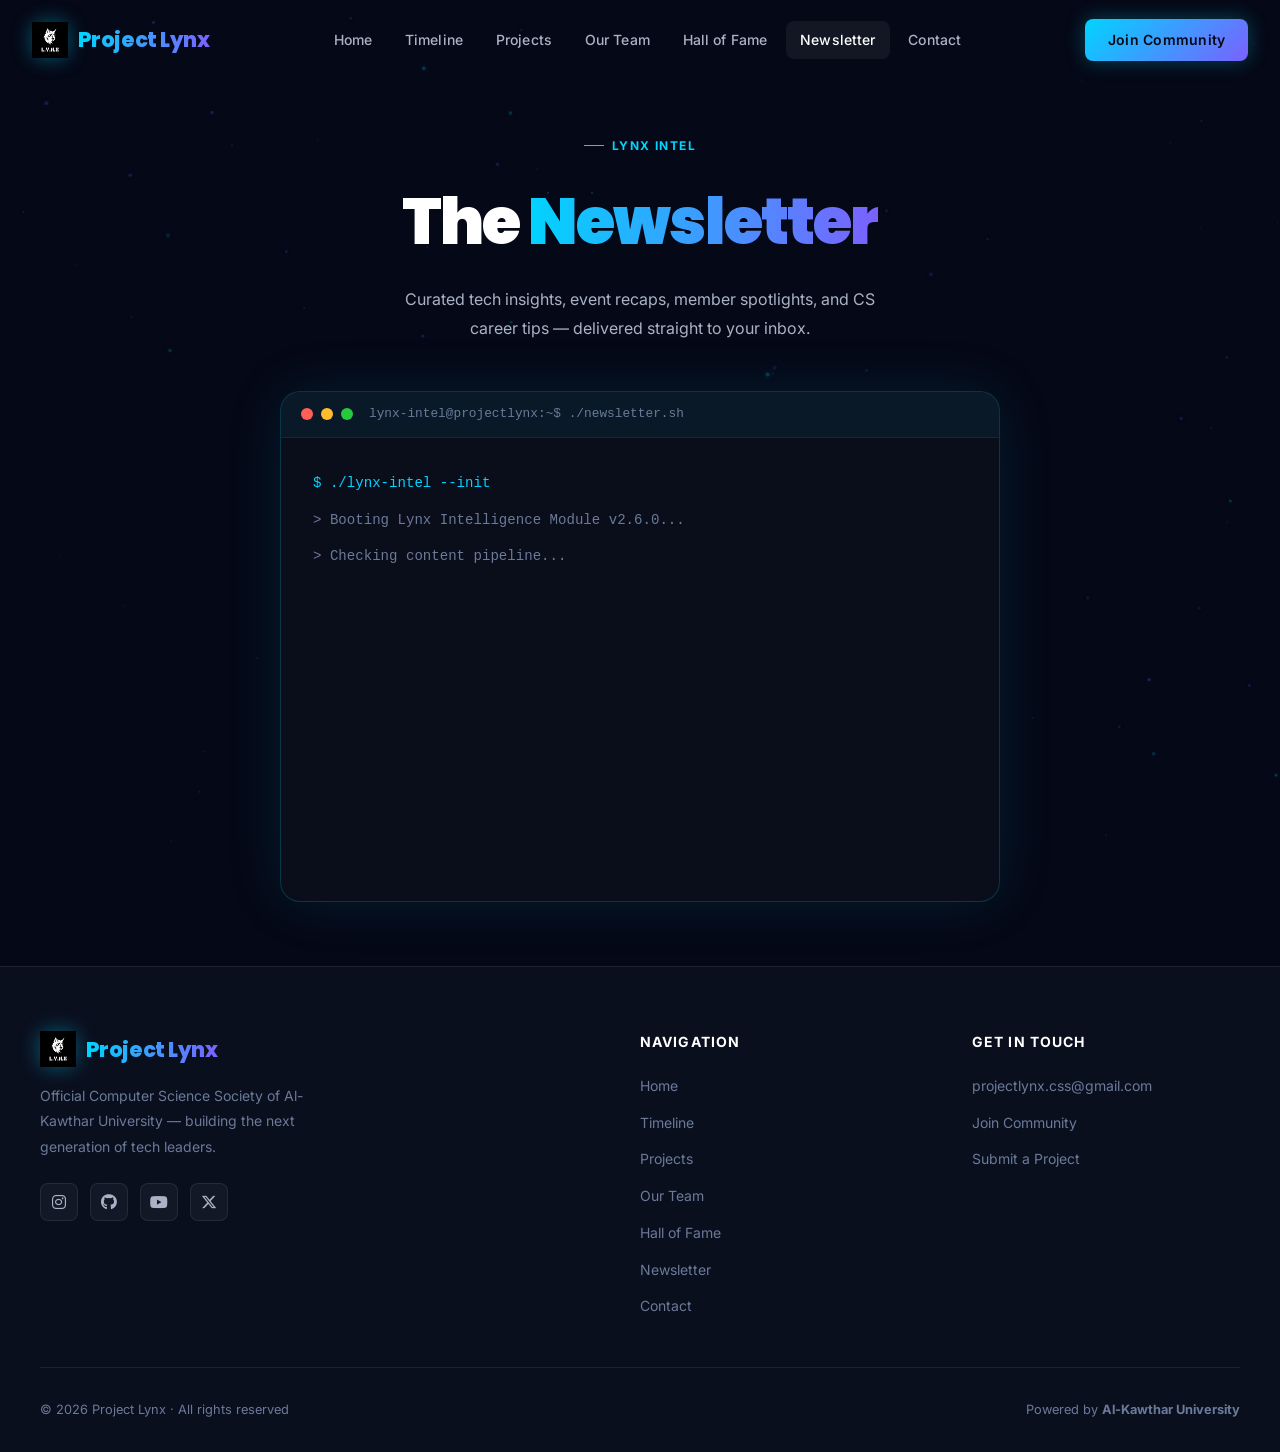
<file: newsletter.html>
<!DOCTYPE html>
<html lang="en">
<head>
  <meta charset="UTF-8" />
  <meta name="viewport" content="width=device-width, initial-scale=1.0" />
  <title>Newsletter — Project Lynx</title>
  <meta name="description" content="Project Lynx Newsletter — coming soon. Stay tuned for updates on tech, events, and the CS community." />
    <link rel="icon" href="favicon.ico" />
  <link rel="stylesheet" href="css/style.css" />
  <link rel="stylesheet" href="https://cdnjs.cloudflare.com/ajax/libs/font-awesome/6.5.2/css/all.min.css">
  <style>
    .newsletter-wrap {
      min-height: 80vh;
      display: flex;
      flex-direction: column;
      align-items: center;
      justify-content: center;
      padding: 8rem 2rem 4rem;
    }
    .nl-title {
      text-align: center;
      margin-bottom: 3rem;
    }
    .nl-title h1 {
      font-family: var(--font-display);
      font-size: clamp(2.5rem, 6vw, 4rem);
      font-weight: 900;
      letter-spacing: -0.03em;
      margin-bottom: 0.75rem;
    }
    .nl-title p {
      color: var(--subtext);
      max-width: 480px;
      margin: 0 auto;
      line-height: 1.8;
    }
    .terminal {
      width: 100%;
      max-width: 720px;
    }
    .terminal-body .t-line {
      opacity: 0;
      transition: opacity 0.3s;
    }
    .terminal-body .t-line.show {
      opacity: 1;
    }
    .subscribe-section {
      margin-top: 3rem;
      width: 100%;
      max-width: 500px;
      text-align: center;
    }
    .subscribe-section p {
      color: var(--subtext);
      font-size: 0.9rem;
      margin-bottom: 1.2rem;
    }
    .subscribe-form {
      display: flex;
      gap: 0.75rem;
    }
    .subscribe-form input {
      flex: 1;
      background: rgba(255,255,255,0.04);
      border: 1px solid var(--border);
      border-radius: var(--radius);
      padding: 0.75rem 1rem;
      color: var(--text);
      font-family: var(--font-main);
      font-size: 0.9rem;
      outline: none;
      transition: var(--transition);
    }
    .subscribe-form input:focus {
      border-color: var(--primary);
      background: rgba(0,212,255,0.04);
      box-shadow: 0 0 0 3px rgba(0,212,255,0.1);
    }
    .subscribe-form input::placeholder { color: var(--muted); }
  </style>
</head>
<body>
<canvas id="particles-canvas"></canvas>

<nav class="navbar" role="navigation">
  <a href="index.html" class="nav-logo">
      <div class="logo-icon"><img src="logo.png" alt="LYNX"></div>
    <span class="logo-text">Project Lynx</span></a>
  <div class="nav-links">
    <a href="index.html">Home</a>
    <a href="timeline.html">Timeline</a>
    <a href="projects.html">Projects</a>
    <a href="team.html">Our Team</a>
    <a href="hall-of-fame.html">Hall of Fame</a>
    <a href="newsletter.html" class="active">Newsletter</a>
    <a href="contact.html">Contact</a>
  </div>
  <div class="nav-cta"><a href="contact.html" class="btn btn-primary">Join Community</a></div>
  <button class="nav-toggle" aria-label="Toggle navigation"><span></span><span></span><span></span></button>
</nav>

<div class="nav-mobile">
  <a href="index.html">Home</a>
  <a href="timeline.html">Timeline</a>
  <a href="projects.html">Projects</a>
  <a href="team.html">Our Team</a>
  <a href="hall-of-fame.html">Hall of Fame</a>
  <a href="newsletter.html">Newsletter</a>
  <a href="contact.html">Contact</a>
  <a href="contact.html" class="btn btn-primary" style="margin-top:1rem;">Join Community</a>
</div>

<div class="newsletter-wrap">

  <div class="nl-title reveal">
    <div class="section-label" style="justify-content:center;margin-bottom:1rem;">Lynx Intel</div>
    <h1>The <span class="gradient-text">Newsletter</span></h1>
    <p>Curated tech insights, event recaps, member spotlights, and CS career tips — delivered straight to your inbox.</p>
  </div>

  <div class="terminal reveal">
    <div class="terminal-bar">
      <div class="t-dot red"></div>
      <div class="t-dot yellow"></div>
      <div class="t-dot green"></div>
      <span class="terminal-title">lynx-intel@projectlynx:~$ ./newsletter.sh</span>
    </div>
    <div class="terminal-body" id="terminal-output" style="min-height:320px;">
      <!-- Lines injected by JS -->
    </div>
  </div>

 

</div>

  <!-- FOOTER -->
  <footer class="footer" aria-label="Site footer">
    <div class="footer-inner">
      <div class="footer-top">
        <div class="footer-brand">
          <a href="index.html" class="nav-logo" style="margin-bottom:0.5rem;">
            <div class="logo-icon"><img src="logo.png" alt="LYNX"></div>
            <span class="logo-text">Project Lynx</span>
          </a>
          <p>Official Computer Science Society of Al-Kawthar University — building the next generation of tech leaders.
          </p>
          <div class="social-links" aria-label="Social media links">
            <a href="https://instagram.com/projectlynx.css" class="social-link" aria-label="Instagram">
              <i class="fab fa-instagram"></i>
            </a>
            <a href="https://github.com/projectlynx-css" class="social-link" aria-label="GitHub">
              <i class="fab fa-github"></i>
            </a>
            <a href="https://youtube.com/@projectlynx.css" class="social-link" aria-label="YouTube">
              <i class="fab fa-youtube"></i>
            </a>
            <a href="https://x.com/projectlynx.css" class="social-link" aria-label="X / Twitter">
              <i class="fa-brands fa-x-twitter"></i>
            </a>
          </div>
        </div>
        <div class="footer-col">
          <h4>Navigation</h4>
          <ul>
            <li><a href="index.html">Home</a></li>
            <li><a href="timeline.html">Timeline</a></li>
            <li><a href="projects.html">Projects</a></li>
            <li><a href="team.html">Our Team</a></li>
            <li><a href="hall-of-fame.html">Hall of Fame</a></li>
            <li><a href="newsletter.html">Newsletter</a></li>
            <li><a href="contact.html">Contact</a></li>
          </ul>
        </div>
        <div class="footer-col">
          <h4>Get In Touch</h4>
          <ul>
            <li><a href="mailto:projectlynx.css@gmail.com">projectlynx.css@gmail.com</a></li>
            <li><a href="contact.html">Join Community</a></li>
            <li><a href="contact.html">Submit a Project</a></li>
          </ul>
        </div>
      </div>
      <div class="footer-bottom">
        <p>© 2026 Project Lynx · All rights reserved</p>
        <p>Powered by <strong>Al-Kawthar University</strong></p>
      </div>
    </div>
  </footer>

  <script src="js/script.js"></script>


<script src="js/script.js"></script>
<script>
  const terminalLines = [
    { text: '$ ./lynx-intel --init', cls: 't-prompt' },
    { text: '> Booting Lynx Intelligence Module v2.6.0...', cls: 't-comment', delay: 600 },
    { text: '> Checking content pipeline...', cls: 't-comment', delay: 1200 },
    { text: '> [INFO] AI & Cybersecurity Summit 2026 coverage: PENDING', cls: 't-output', delay: 1900 },
    { text: '> [INFO] Member spotlights queue: 6 submissions', cls: 't-output', delay: 2400 },
    { text: '> [INFO] CTF-451 writeups: COMPILING', cls: 't-output', delay: 2900 },
    { text: '> [WARN] Newsletter engine: MODULE INITIALIZING...', cls: 't-warn', delay: 3500 },
    { text: '> [WARN] Content Under Development', cls: 't-warn', delay: 4100 },
    { text: '> [STATUS] COMING SOON — Q3 2026', cls: 't-error', delay: 4700 },
    { text: '> Subscribe below to get notified on launch.', cls: 't-output', delay: 5300 },
    { text: '$ _', cls: 't-prompt cursor-line', delay: 5900 },
  ];

  const output = document.getElementById('terminal-output');

  terminalLines.forEach(({ text, cls, delay = 0 }) => {
    const line = document.createElement('div');
    line.className = `t-line ${cls}`;
    line.style.opacity = '0';
    line.style.fontFamily = "'Courier New', monospace";
    line.style.fontSize = '0.88rem';
    line.style.lineHeight = '1.9';
    line.style.padding = '0.05rem 0';

    if (cls === 'cursor-line') {
      line.innerHTML = '<span class="t-prompt">$ </span><span class="cursor"></span>';
    } else {
      line.textContent = text;
    }

    output.appendChild(line);

    setTimeout(() => {
      line.style.transition = 'opacity 0.4s';
      line.style.opacity = '1';
    }, delay);
  });
</script>
</body>
</html>
</file>
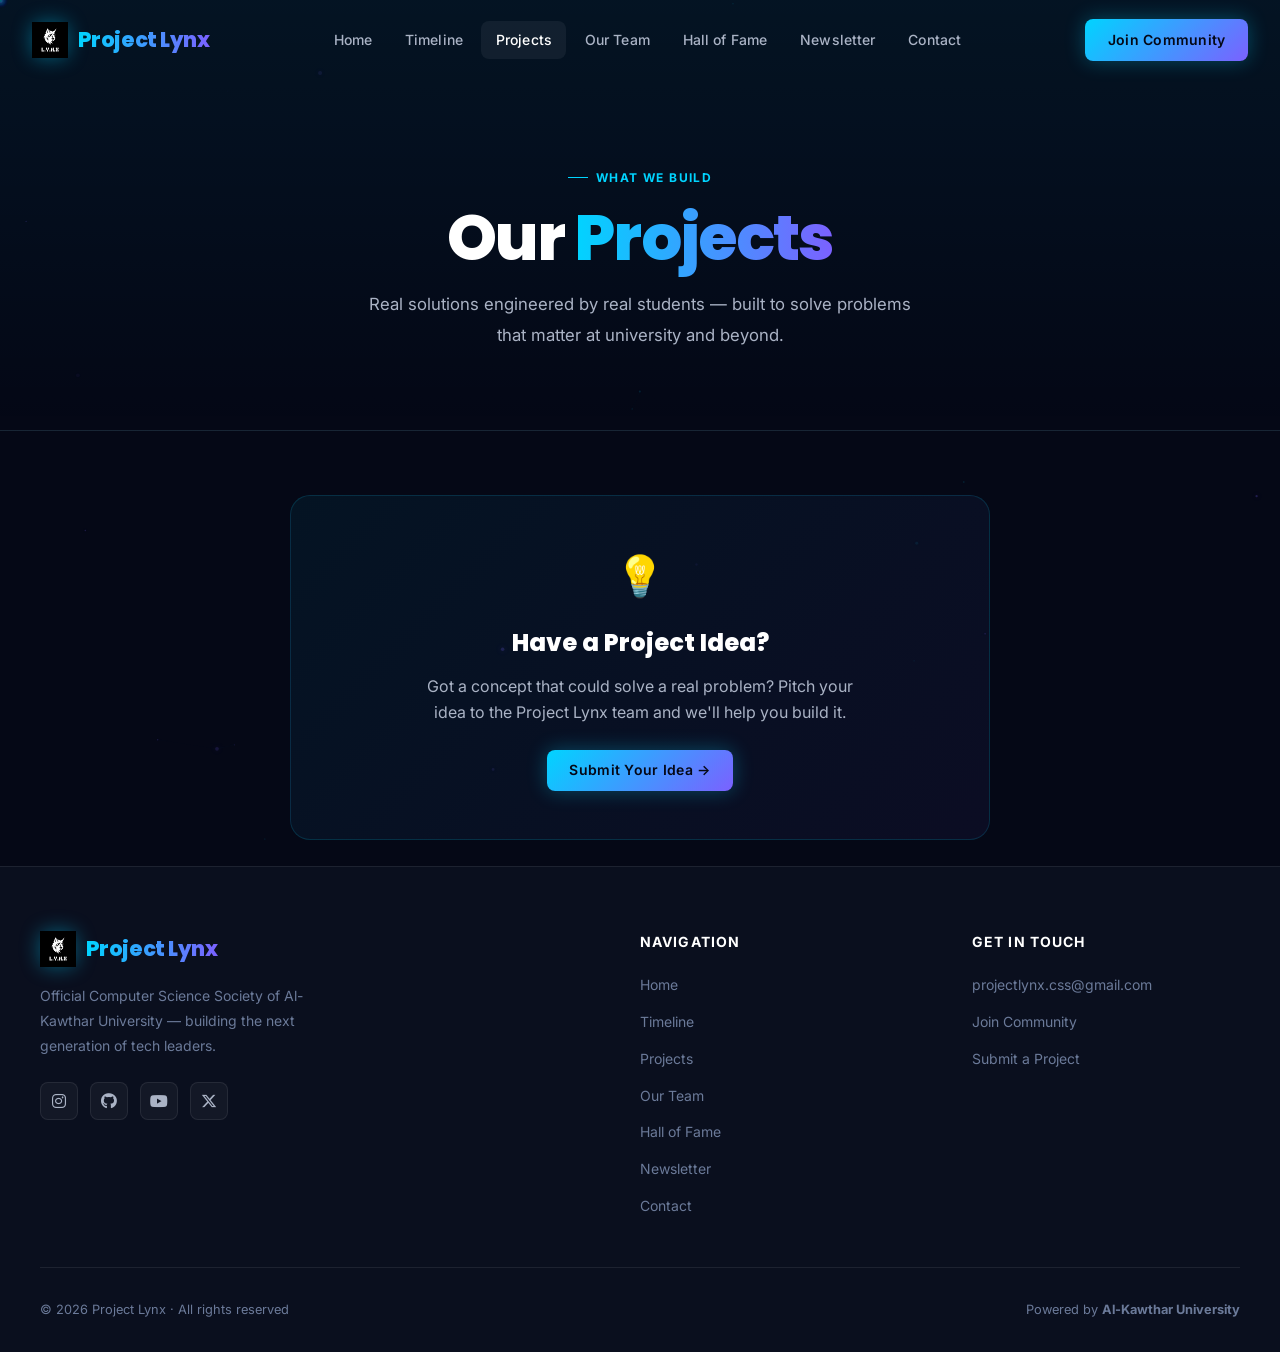
<file: projects.html>
<!DOCTYPE html>
<html lang="en">
<head>
  <meta charset="UTF-8" />
  <meta name="viewport" content="width=device-width, initial-scale=1.0" />
  <title>Projects — Project Lynx</title>
  <meta name="description" content="Real-world projects built by Project Lynx members at Al-Kawthar University." />
  <link rel="icon" href="favicon.ico" />
  <link rel="stylesheet" href="css/style.css" />
  <link rel="stylesheet" href="https://cdnjs.cloudflare.com/ajax/libs/font-awesome/6.5.2/css/all.min.css">
  <style>
    .projects-filter {
      display: flex;
      gap: 0.5rem;
      justify-content: center;
      flex-wrap: wrap;
      margin-bottom: 3rem;
    }
    .filter-btn {
      padding: 0.45rem 1.1rem;
      border-radius: 100px;
      font-size: 0.8rem;
      font-weight: 600;
      cursor: pointer;
      border: 1px solid var(--border);
      background: var(--card);
      color: var(--subtext);
      transition: var(--transition);
      font-family: var(--font-main);
    }
    .filter-btn:hover, .filter-btn.active {
      background: rgba(0,212,255,0.1);
      border-color: rgba(0,212,255,0.35);
      color: var(--primary);
    }
    .project-status {
      display: inline-flex;
      align-items: center;
      gap: 0.35rem;
      font-size: 0.72rem;
      font-weight: 700;
      padding: 0.2rem 0.6rem;
      border-radius: 100px;
      margin-bottom: 0.75rem;
    }
    .status-active { background: rgba(0,255,200,0.1); color: var(--accent); border: 1px solid rgba(0,255,200,0.25); }
    .status-dev { background: rgba(123,97,255,0.1); color: #a89dff; border: 1px solid rgba(123,97,255,0.25); }
    .status-planning { background: rgba(0,212,255,0.1); color: var(--primary); border: 1px solid rgba(0,212,255,0.25); }
    .project-card-full {
      background: var(--card);
      border: 1px solid var(--border);
      border-radius: var(--radius-lg);
      overflow: hidden;
      transition: var(--transition);
      display: flex;
      flex-direction: column;
    }
    .project-card-full:hover {
      border-color: var(--border-hover);
      transform: translateY(-5px);
      box-shadow: 0 20px 60px rgba(0,212,255,0.1);
    }
    .project-card-full .project-body { flex: 1; display: flex; flex-direction: column; }
    .project-card-full .project-body .project-footer { margin-top: auto; padding-top: 1rem; display: flex; gap: 0.75rem; }
  </style>
</head>
<body>
<canvas id="particles-canvas"></canvas>
<nav class="navbar" role="navigation">
  <a href="index.html" class="nav-logo">
      <div class="logo-icon"><img src="logo.png" alt="LYNX"></div>
    <span class="logo-text">Project Lynx</span></a>
  <div class="nav-links">
    <a href="index.html">Home</a>
    <a href="timeline.html">Timeline</a>
    <a href="projects.html" class="active">Projects</a>
    <a href="team.html">Our Team</a>
    <a href="hall-of-fame.html">Hall of Fame</a>
    <a href="newsletter.html" >Newsletter</a>
    <a href="contact.html">Contact</a>
  </div>
  <div class="nav-cta"><a href="contact.html" class="btn btn-primary">Join Community</a></div>
  <button class="nav-toggle" aria-label="Toggle navigation"><span></span><span></span><span></span></button>
</nav>

<div class="nav-mobile">
  <a href="index.html">Home</a>
  <a href="timeline.html">Timeline</a>
  <a href="projects.html">Projects</a>
  <a href="team.html">Our Team</a>
  <a href="hall-of-fame.html">Hall of Fame</a>
  <a href="newsletter.html">Newsletter</a>
  <a href="contact.html">Contact</a>
  <a href="contact.html" class="btn btn-primary" style="margin-top:1rem;">Join Community</a>
</div>

<div class="page-hero">
  <div class="section-label" style="justify-content:center;">What We Build</div>
  <h1 class="section-title" style="font-size:clamp(2.5rem,6vw,4rem);">Our <span class="gradient-text">Projects</span></h1>
  <p class="section-desc" style="margin:1rem auto 0;max-width:550px;">Real solutions engineered by real students — built to solve problems that matter at university and beyond.</p>
</div>

<!-- <section class="section">
  <div class="section-inner">

    <div class="projects-filter">
      <button class="filter-btn active">All Projects</button>
      <button class="filter-btn">AI & ML</button>
      <button class="filter-btn">Cybersecurity</button>
      <button class="filter-btn">Web Dev</button>
      <button class="filter-btn">Data Science</button>
    </div>

    <div class="projects-grid stagger-parent">

      <div class="project-card-full stagger-child reveal">
        <div class="project-thumb" style="height:220px;font-size:5rem;">🎯</div>
        <div class="project-body" style="padding:2rem;">
          <div class="project-status status-active">● Active</div>
          <h3 style="font-family:var(--font-display);font-size:1.25rem;font-weight:800;margin-bottom:0.6rem;">Smart Attendance System</h3>
          <p style="font-size:0.875rem;color:var(--subtext);line-height:1.75;margin-bottom:1.2rem;">An intelligent face recognition-powered attendance platform that automates check-ins across university departments. Supports real-time reporting, attendance analytics, and integration with the university's existing systems.</p>
          <div class="project-stack" style="margin-bottom:0;">
            <span class="stack-badge py">Python</span>
            <span class="stack-badge py">OpenCV</span>
            <span class="stack-badge ac">TensorFlow</span>
            <span class="stack-badge js">Flask</span>
            <span class="stack-badge ac">SQLite</span>
          </div>
          <div class="project-footer">
            <a href="#" class="btn btn-secondary btn-sm">💻 GitHub</a>
            <a href="#" class="btn btn-outline btn-sm">Live Demo</a>
          </div>
        </div>
      </div>

      <div class="project-card-full stagger-child reveal">
        <div class="project-thumb" style="height:220px;font-size:5rem;">🏛️</div>
        <div class="project-body" style="padding:2rem;">
          <div class="project-status status-dev">⚙ In Development</div>
          <h3 style="font-family:var(--font-display);font-size:1.25rem;font-weight:800;margin-bottom:0.6rem;">University Portal</h3>
          <p style="font-size:0.875rem;color:var(--subtext);line-height:1.75;margin-bottom:1.2rem;">A centralized academic management system providing students and faculty with grades, timetables, announcements, course resources, and administrative tools — all in one unified, modern interface.</p>
          <div class="project-stack" style="margin-bottom:0;">
            <span class="stack-badge js">React</span>
            <span class="stack-badge js">Node.js</span>
            <span class="stack-badge ac">MongoDB</span>
            <span class="stack-badge js">Express</span>
          </div>
          <div class="project-footer">
            <a href="#" class="btn btn-secondary btn-sm">💻 GitHub</a>
            <a href="#" class="btn btn-outline btn-sm">Figma</a>
          </div>
        </div>
      </div>

      <div class="project-card-full stagger-child reveal">
        <div class="project-thumb" style="height:220px;font-size:5rem;">🚩</div>
        <div class="project-body" style="padding:2rem;">
          <div class="project-status status-active">● Active</div>
          <h3 style="font-family:var(--font-display);font-size:1.25rem;font-weight:800;margin-bottom:0.6rem;">Lynx CTF Platform</h3>
          <p style="font-size:0.875rem;color:var(--subtext);line-height:1.75;margin-bottom:1.2rem;">An internal cybersecurity training and competition platform supporting challenge categories including web exploitation, cryptography, forensics, binary exploitation, and OSINT. Powers the annual CTF-451 competition.</p>
          <div class="project-stack" style="margin-bottom:0;">
            <span class="stack-badge py">Python</span>
            <span class="stack-badge py">Django</span>
            <span class="stack-badge js">Docker</span>
            <span class="stack-badge ac">PostgreSQL</span>
            <span class="stack-badge js">Nginx</span>
          </div>
          <div class="project-footer">
            <a href="#" class="btn btn-secondary btn-sm">💻 GitHub</a>
            <a href="#" class="btn btn-outline btn-sm">Writeups</a>
          </div>
        </div>
      </div>

      <div class="project-card-full stagger-child reveal">
        <div class="project-thumb" style="height:220px;font-size:5rem;">🧠</div>
        <div class="project-body" style="padding:2rem;">
          <div class="project-status status-dev">⚙ In Development</div>
          <h3 style="font-family:var(--font-display);font-size:1.25rem;font-weight:800;margin-bottom:0.6rem;">AI Study Assistant</h3>
          <p style="font-size:0.875rem;color:var(--subtext);line-height:1.75;margin-bottom:1.2rem;">An LLM-powered academic productivity tool designed for university students. Summarizes research papers, answers subject-specific questions, generates study plans, and helps organize complex information for exam prep.</p>
          <div class="project-stack" style="margin-bottom:0;">
            <span class="stack-badge ac">LLM API</span>
            <span class="stack-badge js">Next.js</span>
            <span class="stack-badge py">Python</span>
            <span class="stack-badge js">TypeScript</span>
          </div>
          <div class="project-footer">
            <a href="#" class="btn btn-secondary btn-sm">💻 GitHub</a>
            <a href="#" class="btn btn-outline btn-sm">Try Beta</a>
          </div>
        </div>
      </div>

      <div class="project-card-full stagger-child reveal">
        <div class="project-thumb" style="height:220px;font-size:5rem;">📊</div>
        <div class="project-body" style="padding:2rem;">
          <div class="project-status status-planning">◎ Planning</div>
          <h3 style="font-family:var(--font-display);font-size:1.25rem;font-weight:800;margin-bottom:0.6rem;">Campus Analytics Dashboard</h3>
          <p style="font-size:0.875rem;color:var(--subtext);line-height:1.75;margin-bottom:1.2rem;">A data visualization platform to help university administration track student performance trends, event attendance, and resource utilization across departments using interactive charts and real-time data feeds.</p>
          <div class="project-stack" style="margin-bottom:0;">
            <span class="stack-badge py">Python</span>
            <span class="stack-badge ac">Pandas</span>
            <span class="stack-badge js">D3.js</span>
            <span class="stack-badge ac">FastAPI</span>
          </div>
          <div class="project-footer">
            <a href="#" class="btn btn-secondary btn-sm">💻 GitHub</a>
          </div>
        </div>
      </div>

      <div class="project-card-full stagger-child reveal">
        <div class="project-thumb" style="height:220px;font-size:5rem;">🌐</div>
        <div class="project-body" style="padding:2rem;">
          <div class="project-status status-active">● Active</div>
          <h3 style="font-family:var(--font-display);font-size:1.25rem;font-weight:800;margin-bottom:0.6rem;">Project Lynx Website</h3>
          <p style="font-size:0.875rem;color:var(--subtext);line-height:1.75;margin-bottom:1.2rem;">The official Project Lynx society website — the very site you're browsing now. Built with vanilla HTML, CSS, and JavaScript with a focus on performance, design, and accessibility. Open source and community maintained.</p>
          <div class="project-stack" style="margin-bottom:0;">
            <span class="stack-badge js">HTML5</span>
            <span class="stack-badge py">CSS3</span>
            <span class="stack-badge ac">JavaScript</span>
          </div>
          <div class="project-footer">
            <a href="#" class="btn btn-secondary btn-sm">💻 GitHub</a>
            <a href="contact.html" class="btn btn-outline btn-sm">Contribute</a>
          </div>
        </div>
      </div>

    </div>

    <!-- Submit Project CTA -->
    <div style="margin-top:4rem;padding:3rem;background:linear-gradient(135deg,rgba(0,212,255,0.06),rgba(123,97,255,0.06));border:1px solid rgba(0,212,255,0.15);border-radius:var(--radius-lg);text-align:center;max-width:700px;margin-left:auto;margin-right:auto;" class="reveal">
      <div style="font-size:2.5rem;margin-bottom:1rem;">💡</div>
      <h3 style="font-family:var(--font-display);font-size:1.5rem;font-weight:800;margin-bottom:0.75rem;">Have a Project Idea?</h3>
      <p style="color:var(--subtext);margin-bottom:1.5rem;max-width:450px;margin-left:auto;margin-right:auto;">Got a concept that could solve a real problem? Pitch your idea to the Project Lynx team and we'll help you build it.</p>
      <a href="contact.html" class="btn btn-primary">Submit Your Idea →</a>
    </div>

  </div>
</section>
<br>

<footer class="footer" aria-label="Site footer">
    <div class="footer-inner">
      <div class="footer-top">
        <div class="footer-brand">
          <a href="index.html" class="nav-logo" style="margin-bottom:0.5rem;">
            <div class="logo-icon"><img src="logo.png" alt="LYNX"></div>
            <span class="logo-text">Project Lynx</span>
          </a>
          <p>Official Computer Science Society of Al-Kawthar University — building the next generation of tech leaders.
          </p>
          <div class="social-links" aria-label="Social media links">
            <a href="https://instagram.com/projectlynx.css" class="social-link" aria-label="Instagram">
              <i class="fab fa-instagram"></i>
            </a>
            <a href="https://github.com/projectlynx-css" class="social-link" aria-label="GitHub">
              <i class="fab fa-github"></i>
            </a>
            <a href="https://youtube.com/@projectlynx.css" class="social-link" aria-label="YouTube">
              <i class="fab fa-youtube"></i>
            </a>
            <a href="https://x.com/projectlynx.css" class="social-link" aria-label="X / Twitter">
              <i class="fa-brands fa-x-twitter"></i>
            </a>
          </div>
        </div>
        <div class="footer-col">
          <h4>Navigation</h4>
          <ul>
            <li><a href="index.html">Home</a></li>
            <li><a href="timeline.html">Timeline</a></li>
            <li><a href="projects.html">Projects</a></li>
            <li><a href="team.html">Our Team</a></li>
            <li><a href="hall-of-fame.html">Hall of Fame</a></li>
            <li><a href="newsletter.html">Newsletter</a></li>
            <li><a href="contact.html">Contact</a></li>
          </ul>
        </div>
        <div class="footer-col">
          <h4>Get In Touch</h4>
          <ul>
            <li><a href="mailto:projectlynx.css@gmail.com">projectlynx.css@gmail.com</a></li>
            <li><a href="contact.html">Join Community</a></li>
            <li><a href="contact.html">Submit a Project</a></li>
          </ul>
        </div>
      </div>
      <div class="footer-bottom">
        <p>© 2026 Project Lynx · All rights reserved</p>
        <p>Powered by <strong>Al-Kawthar University</strong></p>
      </div>
    </div>
  </footer>
<script src="js/script.js"></script>
<script>
  // Filter buttons
  document.querySelectorAll('.filter-btn').forEach(btn => {
    btn.addEventListener('click', () => {
      document.querySelectorAll('.filter-btn').forEach(b => b.classList.remove('active'));
      btn.classList.add('active');
    });
  });
</script>
</body>
</html>
</file>
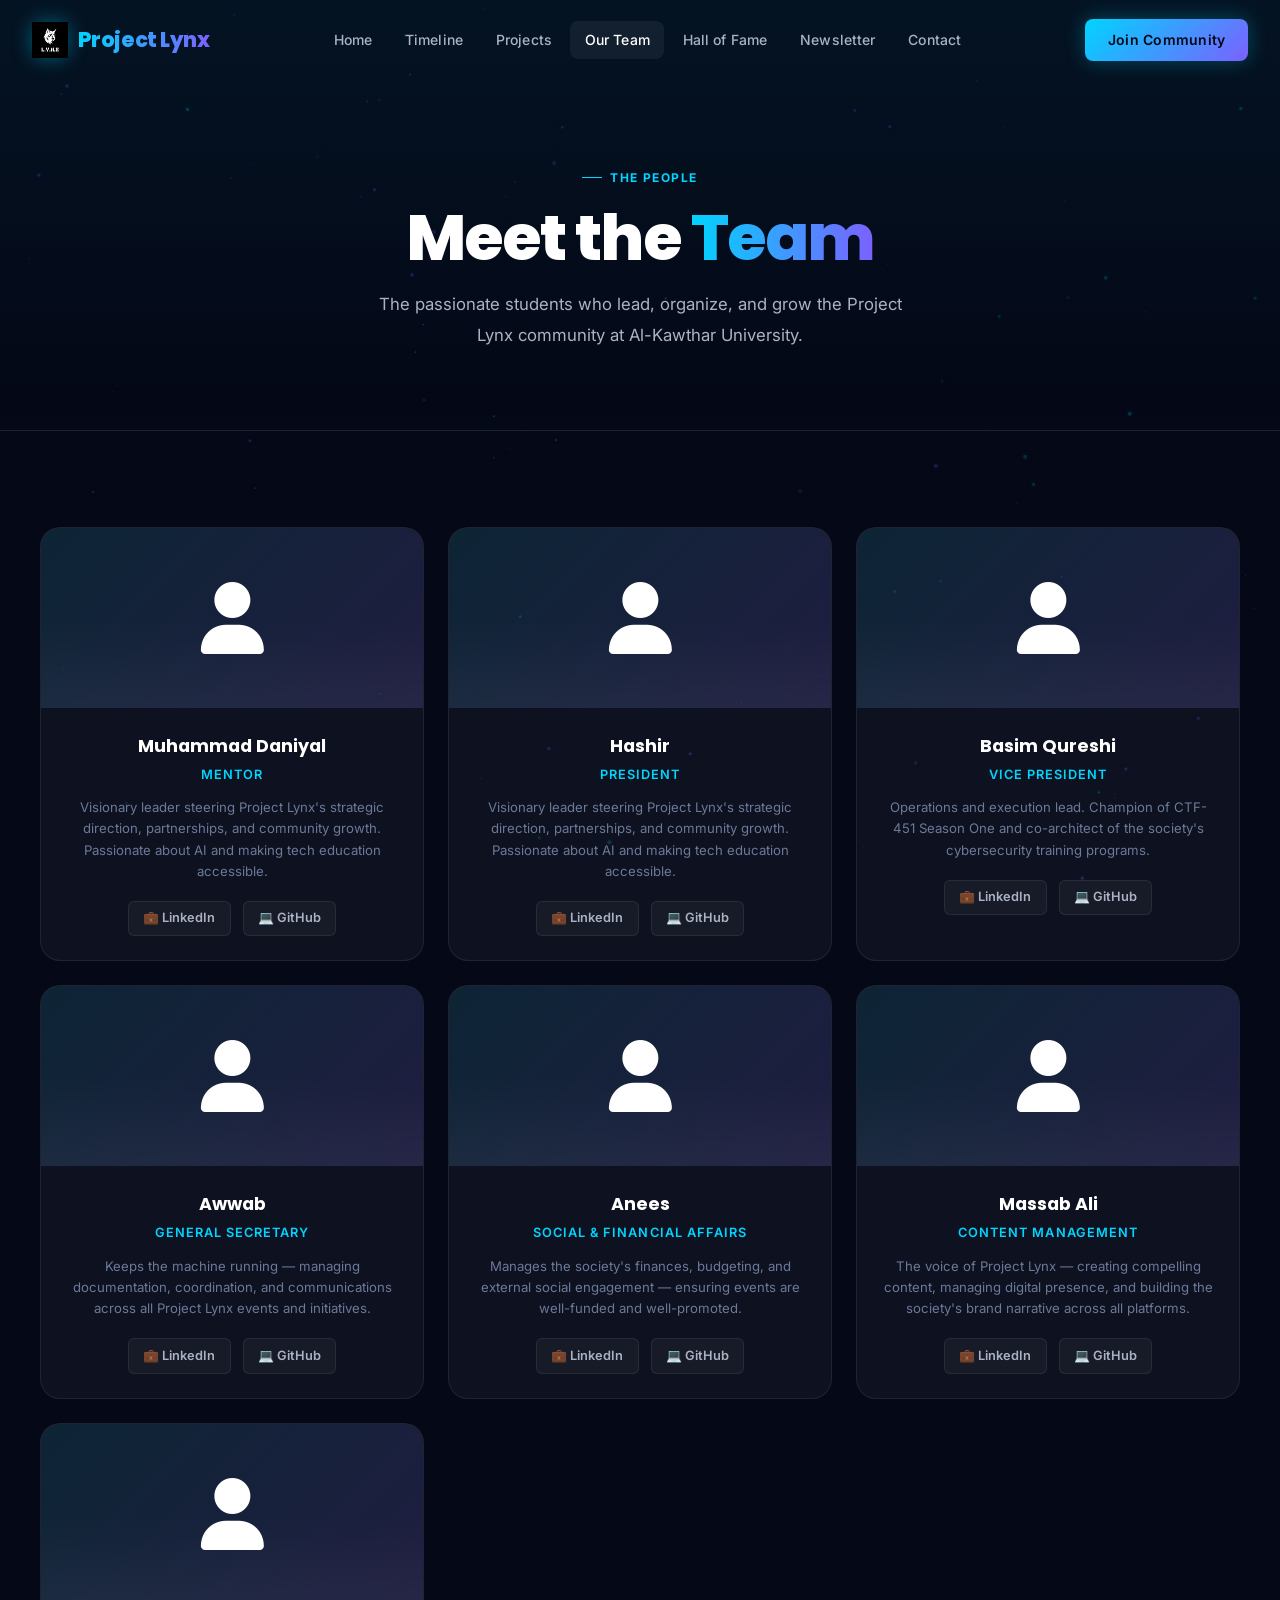
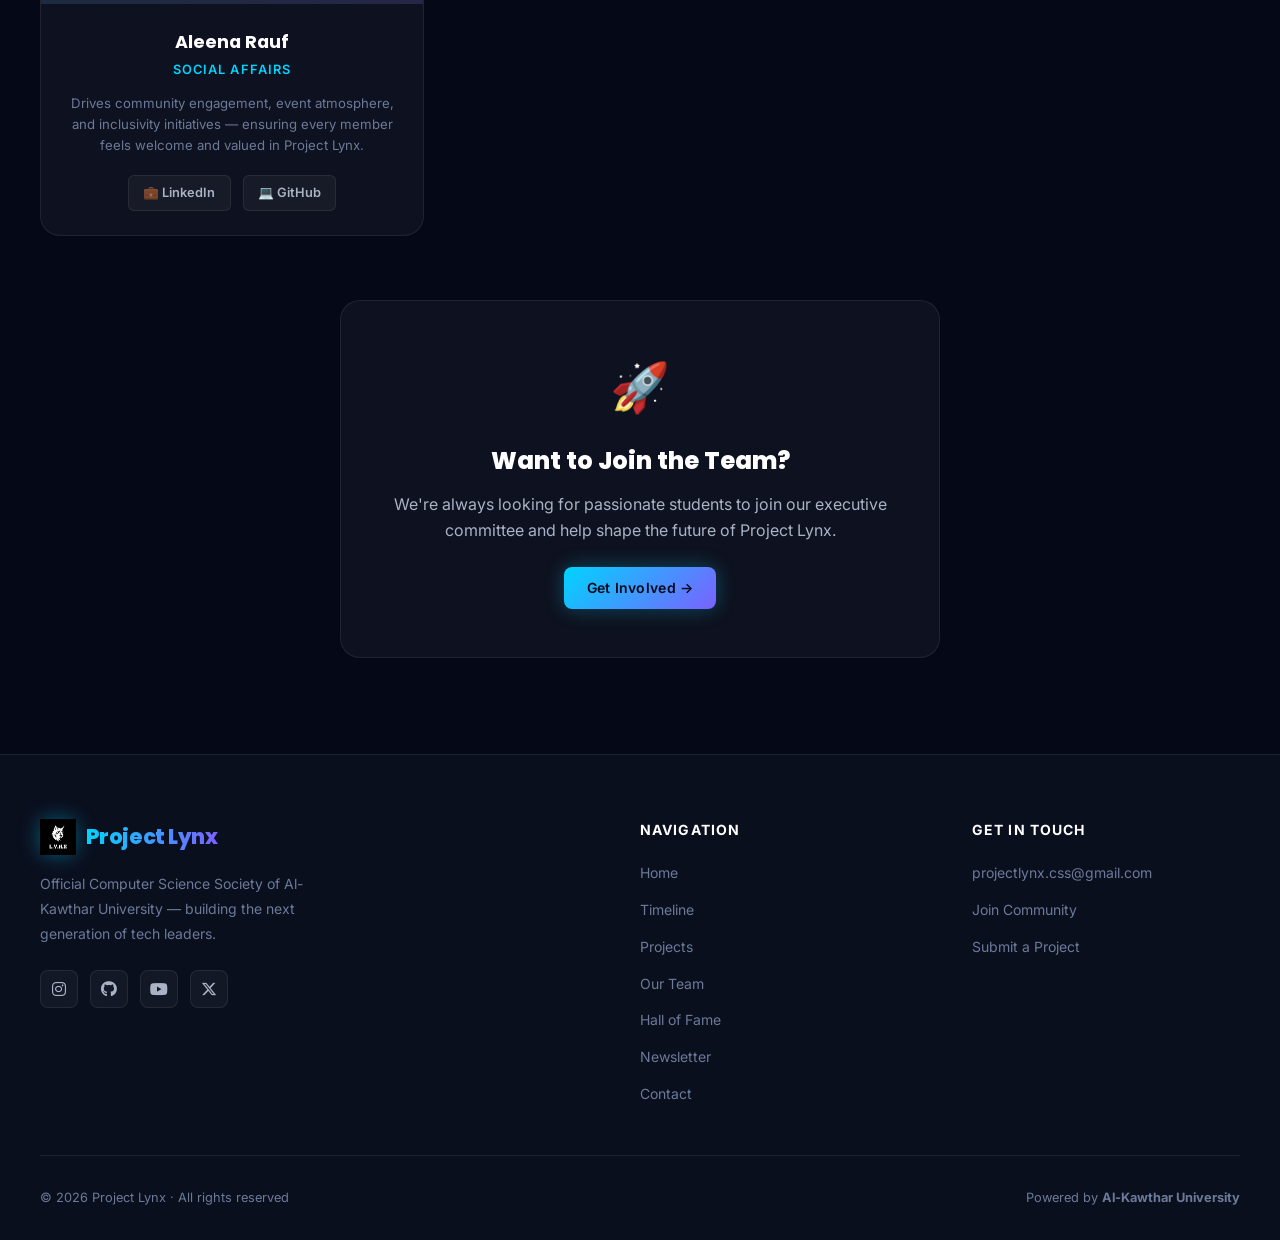
<file: team.html>
<!DOCTYPE html>
<html lang="en">
<head>
  <meta charset="UTF-8" />
  <meta name="viewport" content="width=device-width, initial-scale=1.0" />
  <title>Our Team — Project Lynx</title>
  <meta name="description" content="Meet the team behind Project Lynx, the official CS Society of Al-Kawthar University." />
  <link rel="icon" href="favicon.ico" />
  <link rel="stylesheet" href="css/style.css" />
  <link rel="stylesheet" href="https://cdnjs.cloudflare.com/ajax/libs/font-awesome/6.5.2/css/all.min.css">
</head>
<body>
<canvas id="particles-canvas"></canvas>

<nav class="navbar" role="navigation">
  <a href="index.html" class="nav-logo">
      <div class="logo-icon"><img src="logo.png" alt="LYNX"></div>
    <span class="logo-text">Project Lynx</span></a>
  <div class="nav-links">
    <a href="index.html">Home</a>
    <a href="timeline.html">Timeline</a>
    <a href="projects.html">Projects</a>
    <a href="team.html" class="active">Our Team</a>
    <a href="hall-of-fame.html">Hall of Fame</a>
    <a href="newsletter.html">Newsletter</a>
    <a href="contact.html">Contact</a>
  </div>
  <div class="nav-cta"><a href="contact.html" class="btn btn-primary">Join Community</a></div>
  <button class="nav-toggle" aria-label="Toggle navigation"><span></span><span></span><span></span></button>
</nav>

<div class="nav-mobile">
  <a href="index.html">Home</a>
  <a href="timeline.html">Timeline</a>
  <a href="projects.html">Projects</a>
  <a href="team.html">Our Team</a>
  <a href="hall-of-fame.html">Hall of Fame</a>
  <a href="newsletter.html">Newsletter</a>
  <a href="contact.html">Contact</a>
  <a href="contact.html" class="btn btn-primary" style="margin-top:1rem;">Join Community</a>
</div>

<div class="page-hero">
  <div class="section-label" style="justify-content:center;">The People</div>
  <h1 class="section-title" style="font-size:clamp(2.5rem,6vw,4rem);">Meet the <span class="gradient-text">Team</span></h1>
  <p class="section-desc" style="margin:1rem auto 0;max-width:550px;">The passionate students who lead, organize, and grow the Project Lynx community at Al-Kawthar University.</p>
</div>

<section class="section">
  <div class="section-inner">
    <div class="team-grid stagger-parent">

      <div class="team-card stagger-child reveal">
        <div class="team-photo"><i class="fas fa-user"></i></div>
        <div class="team-body">
          <h3>Muhammad Daniyal</h3>
          <div class="team-role">MENTOR</div>
          <p class="team-bio">Visionary leader steering Project Lynx's strategic direction, partnerships, and community growth. Passionate about AI and making tech education accessible.</p>
          <div class="team-links">
            <a href="#" class="team-link" aria-label="LinkedIn">💼 LinkedIn</a>
            <a href="#" class="team-link" aria-label="GitHub">💻 GitHub</a>
          </div>
        </div>
      </div>
            <div class="team-card stagger-child reveal">
        <div class="team-photo"><i class="fas fa-user"></i></div>
        <div class="team-body">
          <h3>Hashir</h3>
          <div class="team-role">President</div>
          <p class="team-bio">Visionary leader steering Project Lynx's strategic direction, partnerships, and community growth. Passionate about AI and making tech education accessible.</p>
          <div class="team-links">
            <a href="#" class="team-link" aria-label="LinkedIn">💼 LinkedIn</a>
            <a href="#" class="team-link" aria-label="GitHub">💻 GitHub</a>
          </div>
        </div>
      </div>

      <div class="team-card stagger-child reveal">
        <div class="team-photo"><i class="fas fa-user"></i> </div>
        <div class="team-body">
          <h3>Basim Qureshi</h3>
          <div class="team-role">Vice President</div>
          <p class="team-bio">Operations and execution lead. Champion of CTF-451 Season One and co-architect of the society's cybersecurity training programs.</p>
          <div class="team-links">
            <a href="#" class="team-link" aria-label="LinkedIn">💼 LinkedIn</a>
            <a href="#" class="team-link" aria-label="GitHub">💻 GitHub</a>
          </div>
        </div>
      </div>

      <div class="team-card stagger-child reveal">
        <div class="team-photo"><i class="fas fa-user"></i> </div>
        <div class="team-body">
          <h3>Awwab</h3>
          <div class="team-role">General Secretary</div>
          <p class="team-bio">Keeps the machine running — managing documentation, coordination, and communications across all Project Lynx events and initiatives.</p>
          <div class="team-links">
            <a href="#" class="team-link" aria-label="LinkedIn">💼 LinkedIn</a>
            <a href="#" class="team-link" aria-label="GitHub">💻 GitHub</a>
          </div>
        </div>
      </div>

      <div class="team-card stagger-child reveal">
        <div class="team-photo"><i class="fas fa-user"></i> </div>
        <div class="team-body">
          <h3>Anees</h3>
          <div class="team-role">Social &amp; Financial Affairs</div>
          <p class="team-bio">Manages the society's finances, budgeting, and external social engagement — ensuring events are well-funded and well-promoted.</p>
          <div class="team-links">
            <a href="#" class="team-link" aria-label="LinkedIn">💼 LinkedIn</a>
            <a href="#" class="team-link" aria-label="GitHub">💻 GitHub</a>
          </div>
        </div>
      </div>

      <div class="team-card stagger-child reveal">
        <div class="team-photo"><i class="fas fa-user"></i> </div>
        <div class="team-body">
          <h3>Massab Ali</h3>
          <div class="team-role">Content Management</div>
          <p class="team-bio">The voice of Project Lynx — creating compelling content, managing digital presence, and building the society's brand narrative across all platforms.</p>
          <div class="team-links">
            <a href="https://www.linkedin.com/in/massab-ali-851aa1241/" class="team-link" aria-label="LinkedIn">💼 LinkedIn</a>
            <a href="#" class="team-link" aria-label="GitHub">💻 GitHub</a>
          </div>
        </div>
      </div>

      <div class="team-card stagger-child reveal">
        <div class="team-photo"><i class="fas fa-user"></i> </div>
        <div class="team-body">
          <h3>Aleena Rauf</h3>
          <div class="team-role">Social Affairs</div>
          <p class="team-bio">Drives community engagement, event atmosphere, and inclusivity initiatives — ensuring every member feels welcome and valued in Project Lynx.</p>
          <div class="team-links">
            <a href="#" class="team-link" aria-label="LinkedIn">💼 LinkedIn</a>
            <a href="#" class="team-link" aria-label="GitHub">💻 GitHub</a>
          </div>
        </div>
      </div>

    </div>

    <!-- Join team CTA -->
    <div style="text-align:center;margin-top:4rem;padding:3rem;background:var(--card);border:1px solid var(--border);border-radius:var(--radius-lg);max-width:600px;margin-left:auto;margin-right:auto;" class="reveal">
      <div style="font-size:3rem;margin-bottom:1rem;">🚀</div>
      <h3 style="font-family:var(--font-display);font-size:1.5rem;font-weight:800;margin-bottom:0.75rem;">Want to Join the Team?</h3>
      <p style="color:var(--subtext);margin-bottom:1.5rem;">We're always looking for passionate students to join our executive committee and help shape the future of Project Lynx.</p>
      <a href="contact.html" class="btn btn-primary">Get Involved →</a>
    </div>
  </div>
</section>

<!-- FOOTER -->
  <footer class="footer" aria-label="Site footer">
    <div class="footer-inner">
      <div class="footer-top">
        <div class="footer-brand">
          <a href="index.html" class="nav-logo" style="margin-bottom:0.5rem;">
            <div class="logo-icon"><img src="logo.png" alt="LYNX"></div>
            <span class="logo-text">Project Lynx</span>
          </a>
          <p>Official Computer Science Society of Al-Kawthar University — building the next generation of tech leaders.
          </p>
          <div class="social-links" aria-label="Social media links">
            <a href="https://instagram.com/projectlynx.css" class="social-link" aria-label="Instagram">
              <i class="fab fa-instagram"></i>
            </a>
            <a href="https://github.com/projectlynx-css" class="social-link" aria-label="GitHub">
              <i class="fab fa-github"></i>
            </a>
            <a href="https://youtube.com/@projectlynx.css" class="social-link" aria-label="YouTube">
              <i class="fab fa-youtube"></i>
            </a>
            <a href="https://x.com/projectlynx.css" class="social-link" aria-label="X / Twitter">
              <i class="fa-brands fa-x-twitter"></i>
            </a>
          </div>
        </div>
        <div class="footer-col">
          <h4>Navigation</h4>
          <ul>
            <li><a href="index.html">Home</a></li>
            <li><a href="timeline.html">Timeline</a></li>
            <li><a href="projects.html">Projects</a></li>
            <li><a href="team.html">Our Team</a></li>
            <li><a href="hall-of-fame.html">Hall of Fame</a></li>
            <li><a href="newsletter.html">Newsletter</a></li>
            <li><a href="contact.html">Contact</a></li>
          </ul>
        </div>
        <div class="footer-col">
          <h4>Get In Touch</h4>
          <ul>
            <li><a href="mailto:projectlynx.css@gmail.com">projectlynx.css@gmail.com</a></li>
            <li><a href="contact.html">Join Community</a></li>
            <li><a href="contact.html">Submit a Project</a></li>
          </ul>
        </div>
      </div>
      <div class="footer-bottom">
        <p>© 2026 Project Lynx · All rights reserved</p>
        <p>Powered by <strong>Al-Kawthar University</strong></p>
      </div>
    </div>
  </footer>

  <script src="js/script.js"></script>
</body>

</html>
</file>
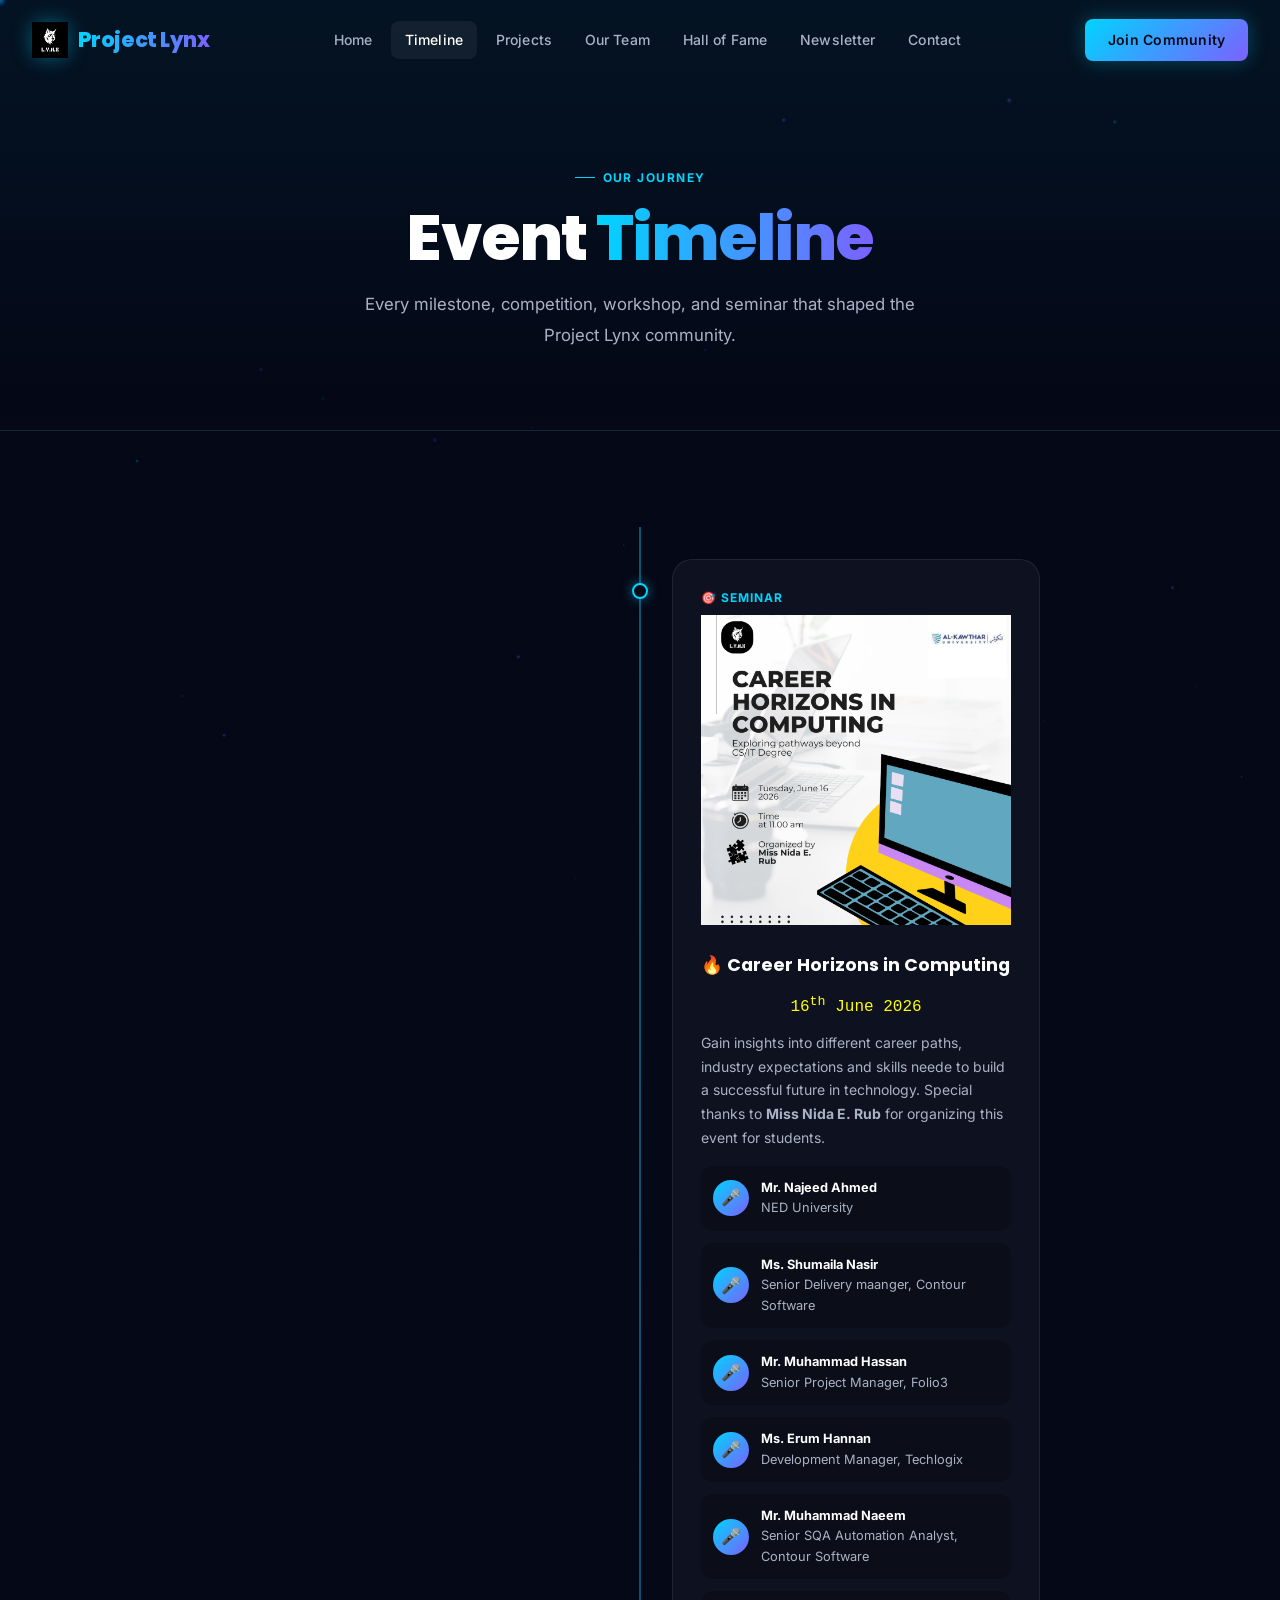
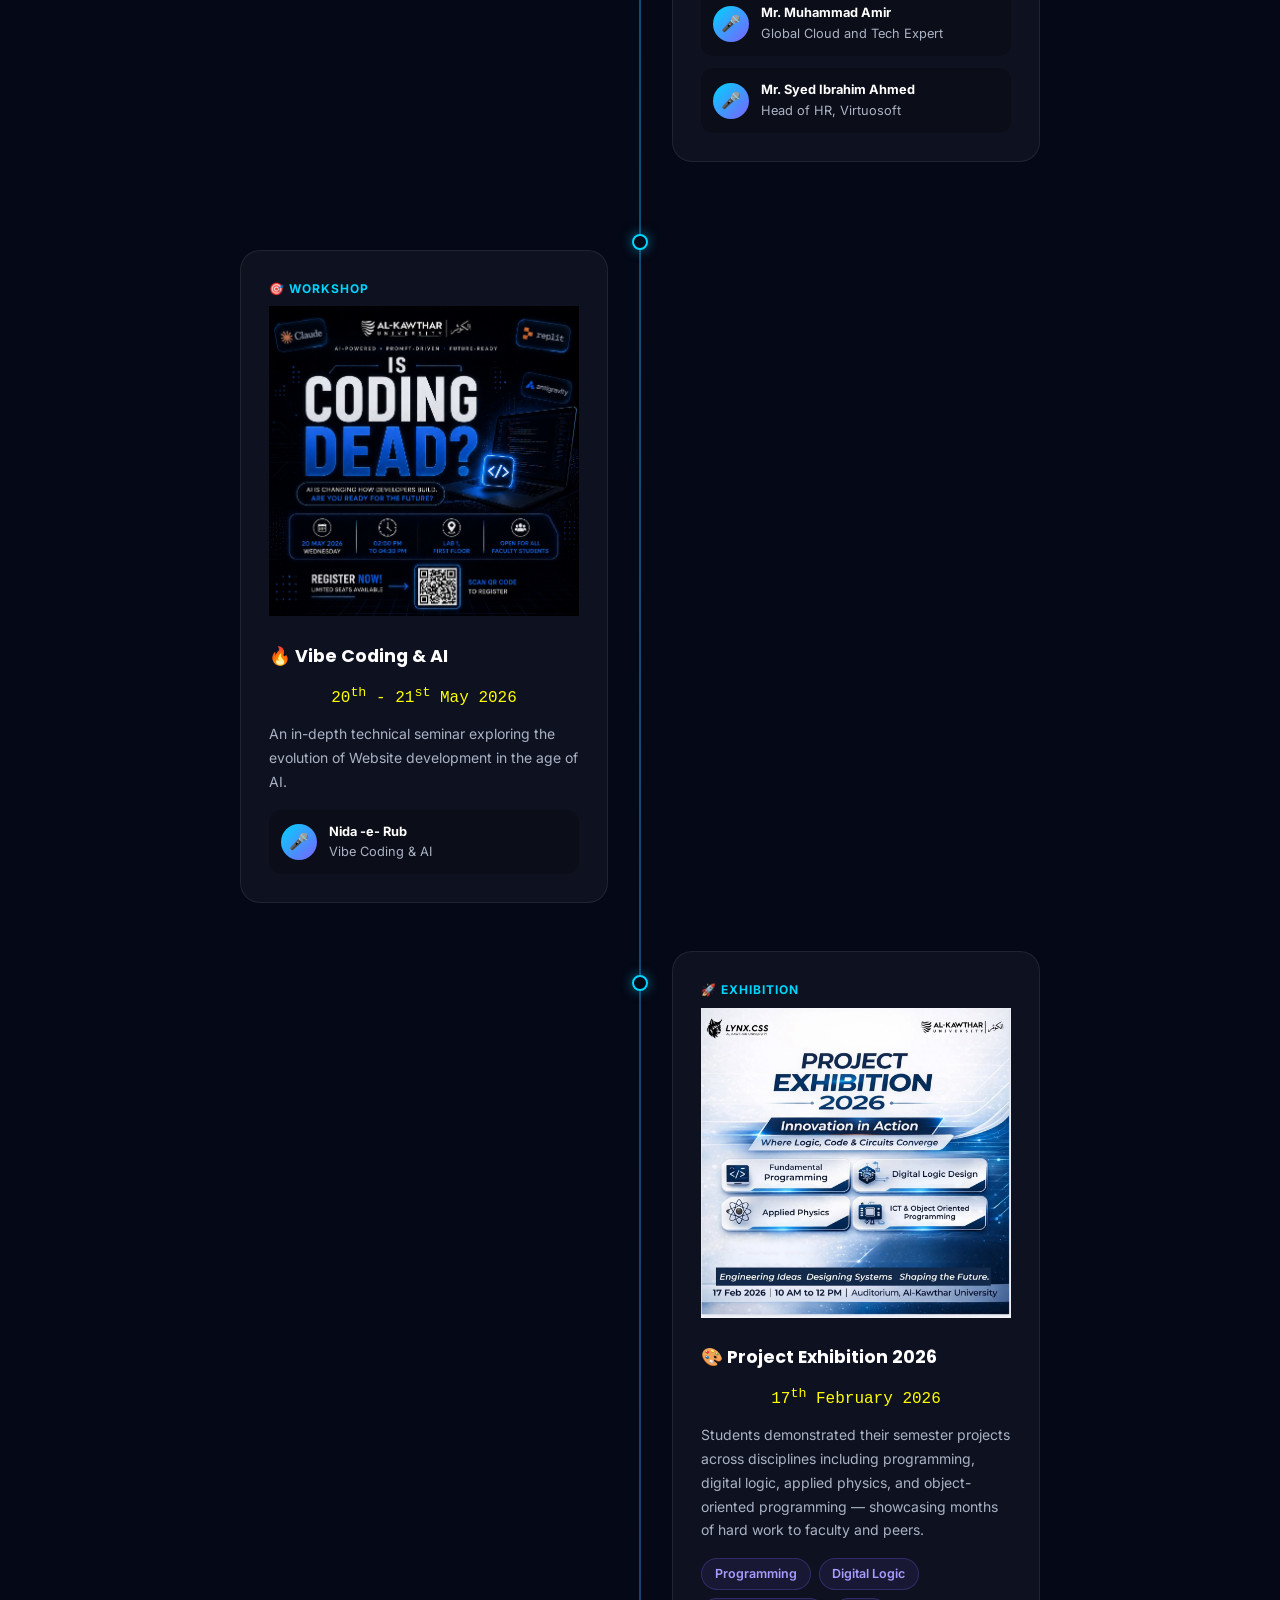
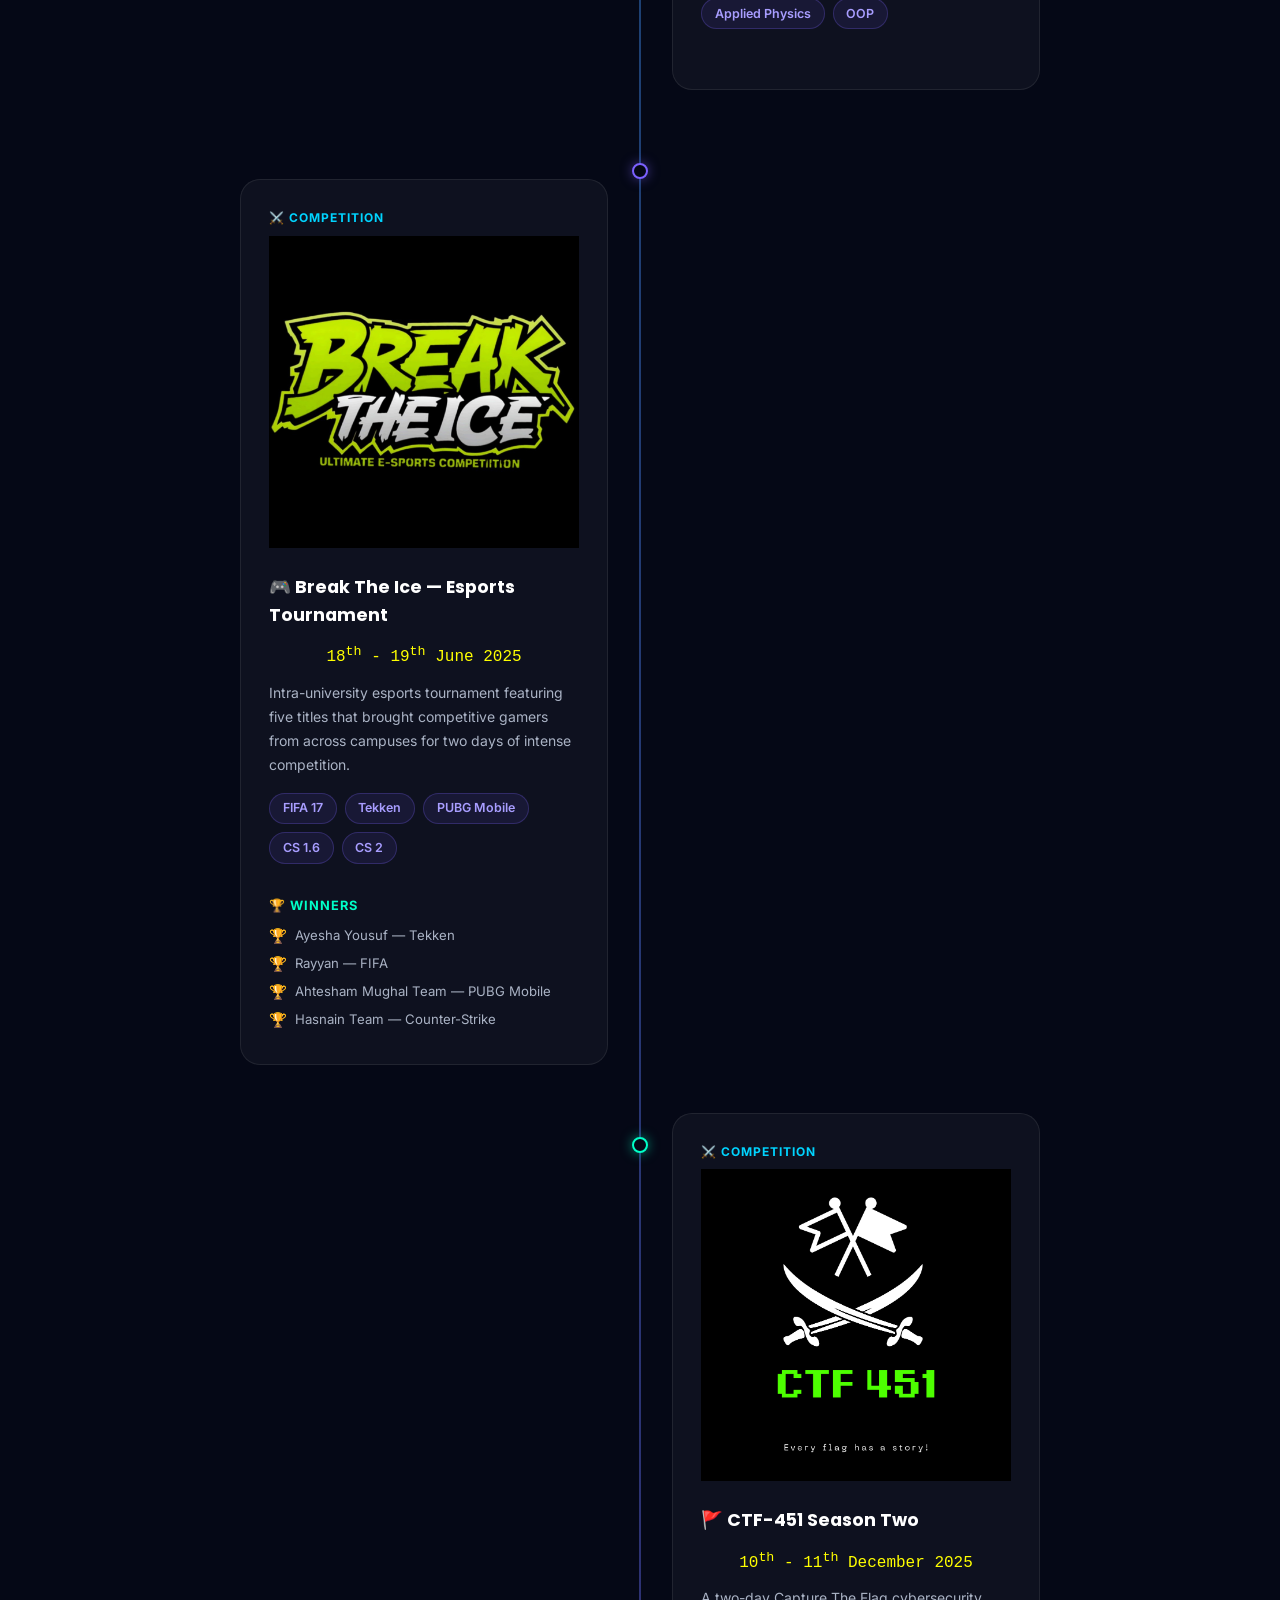
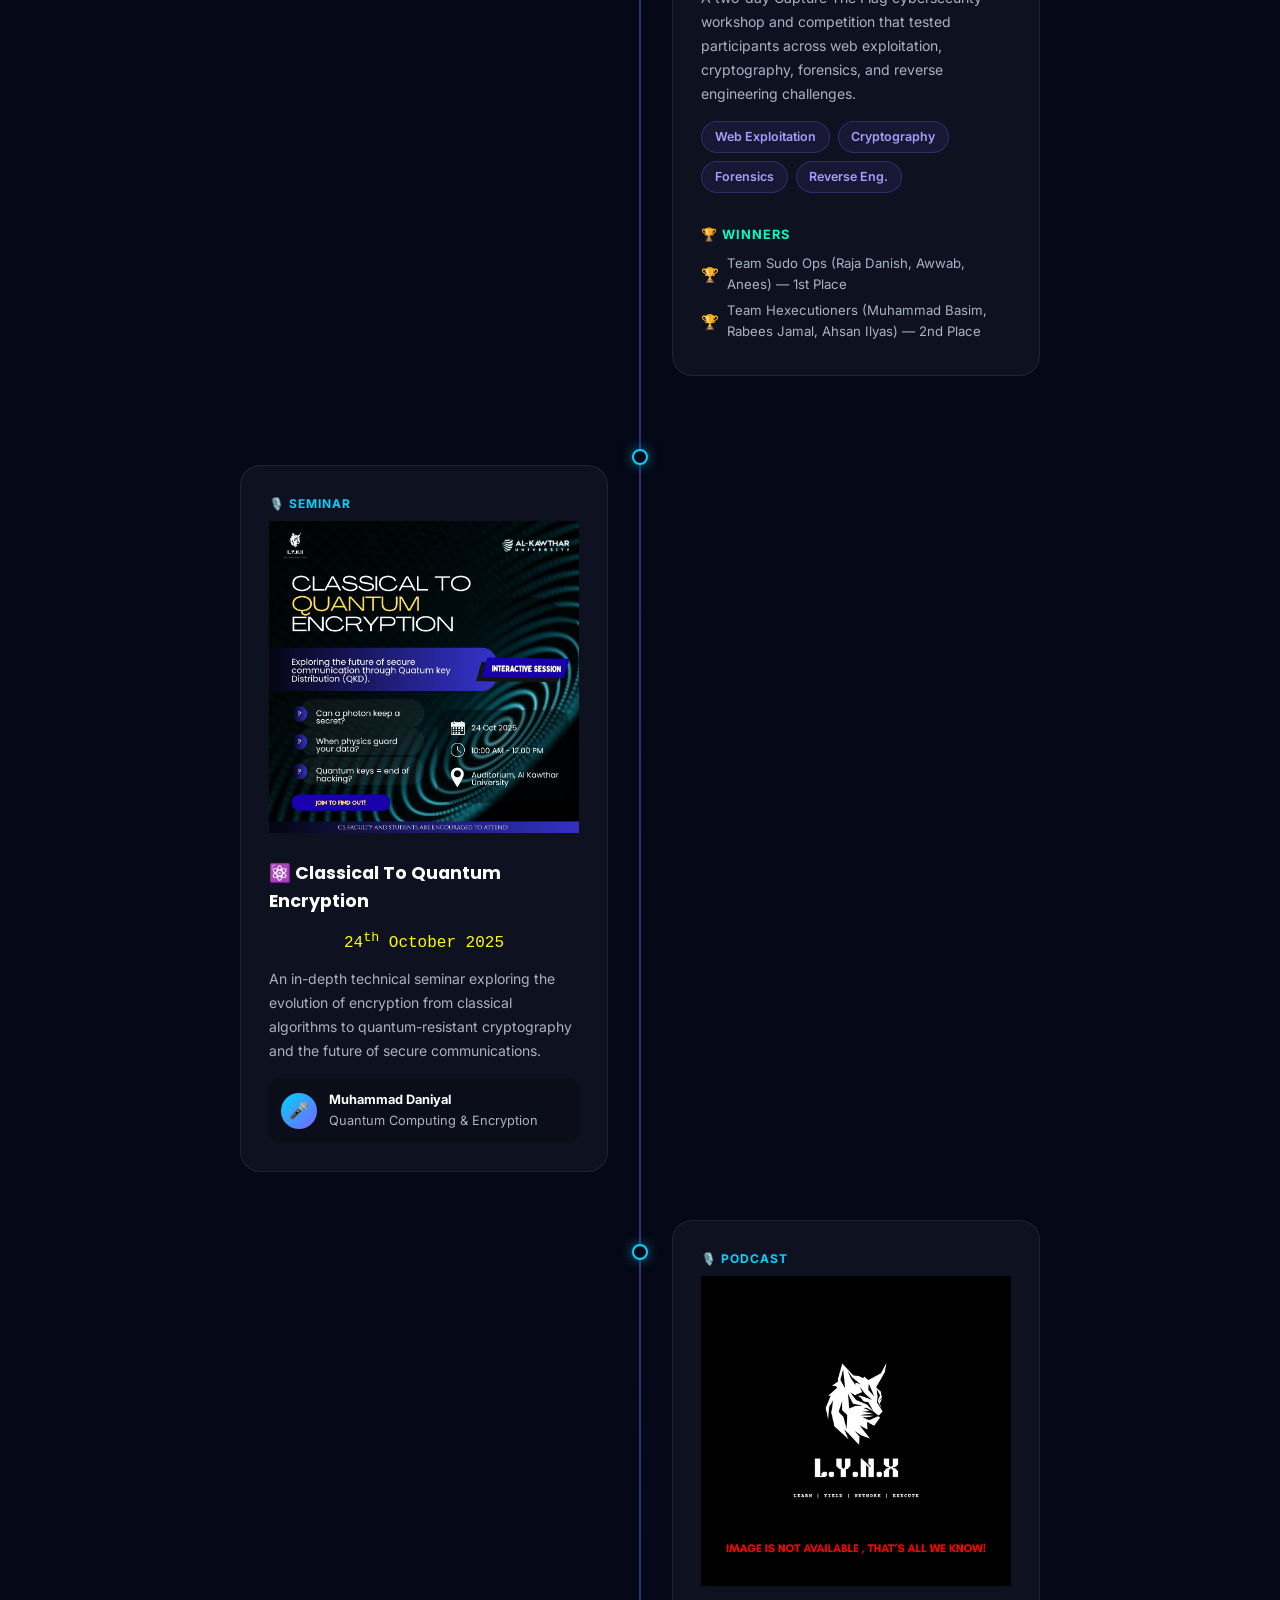
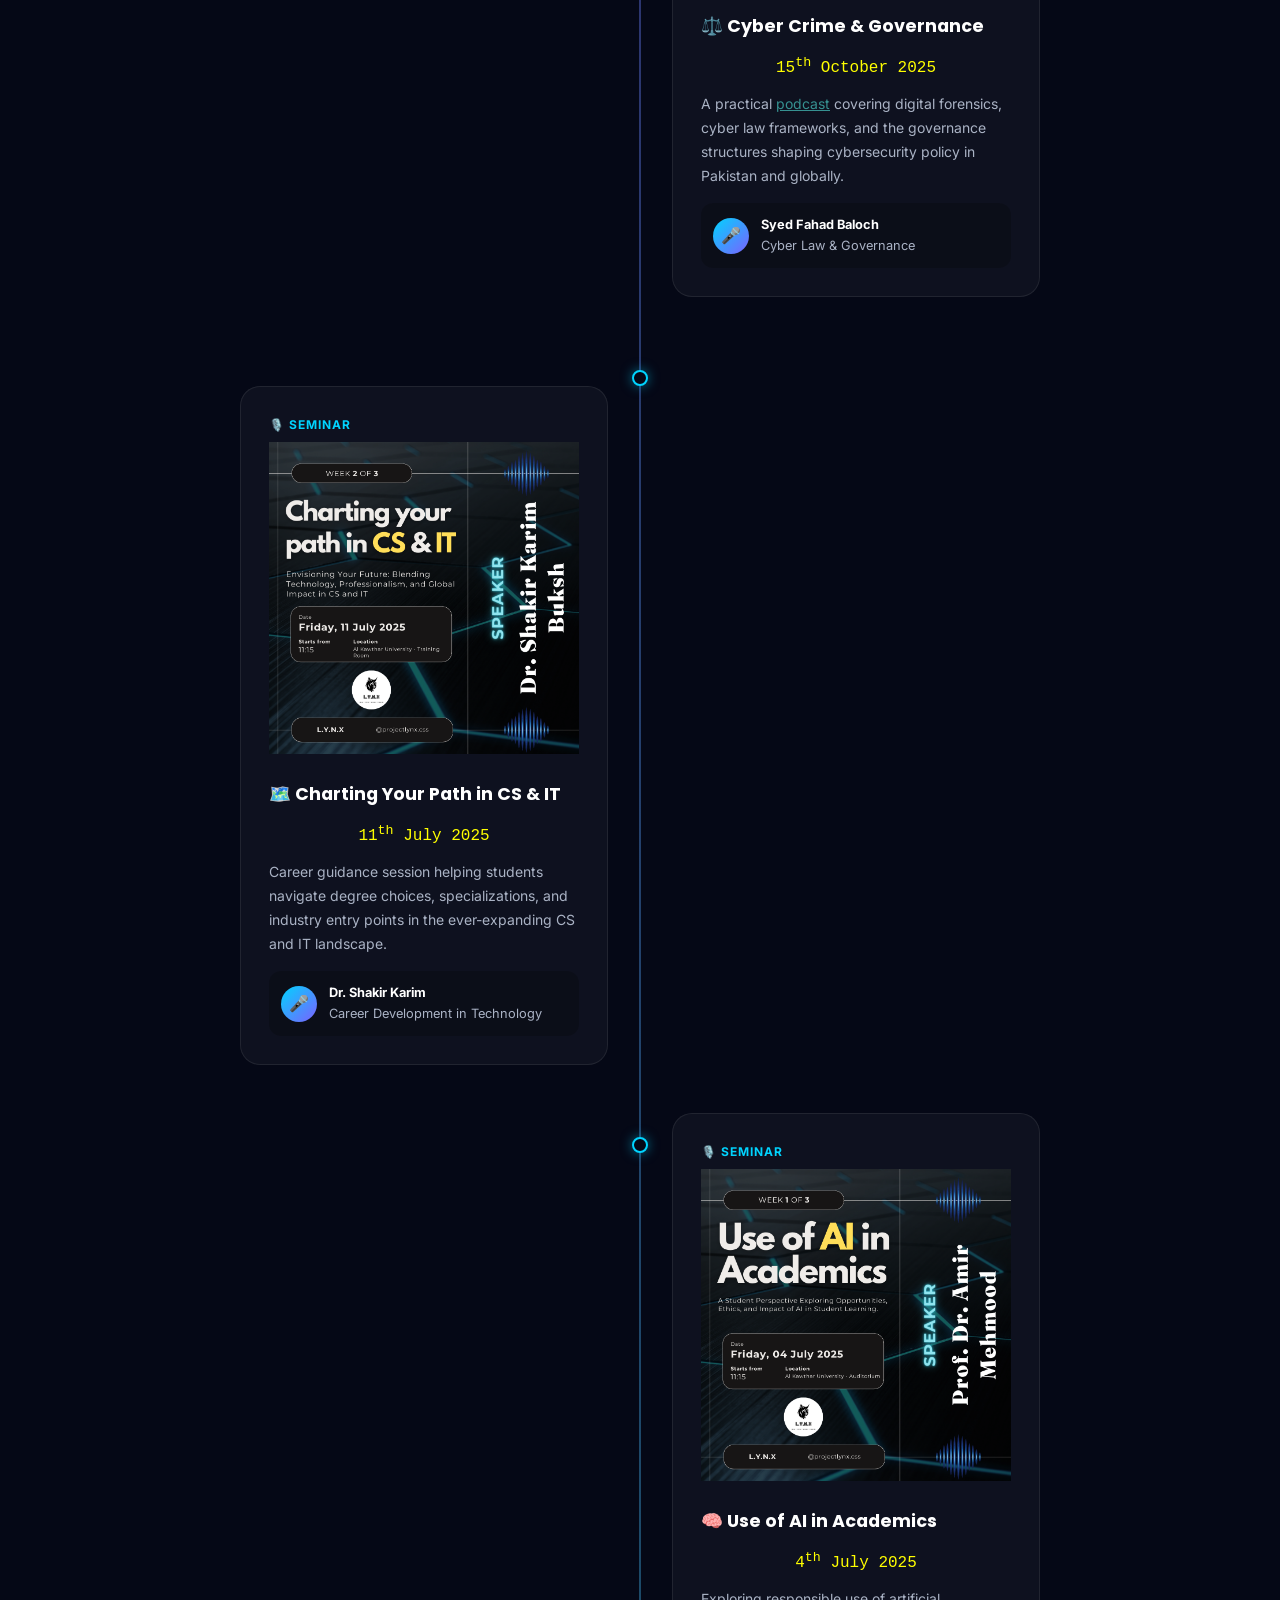
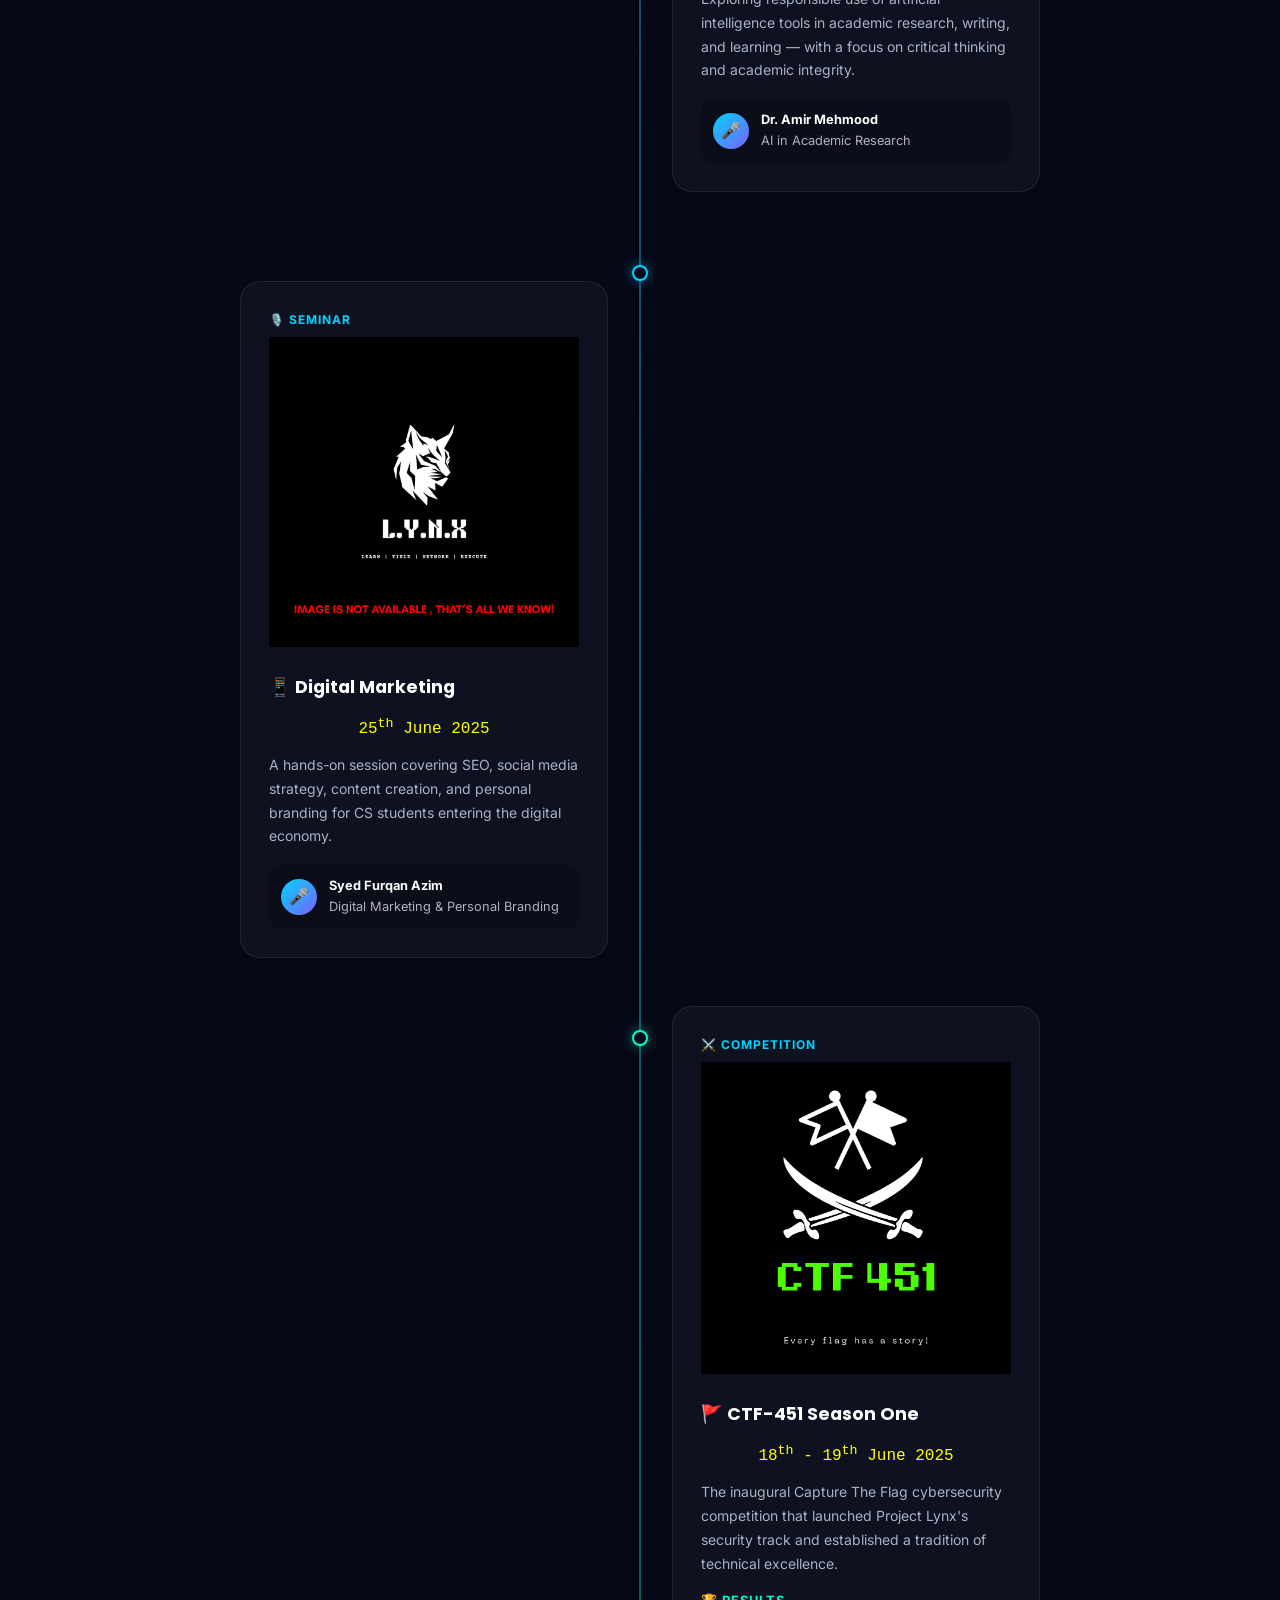
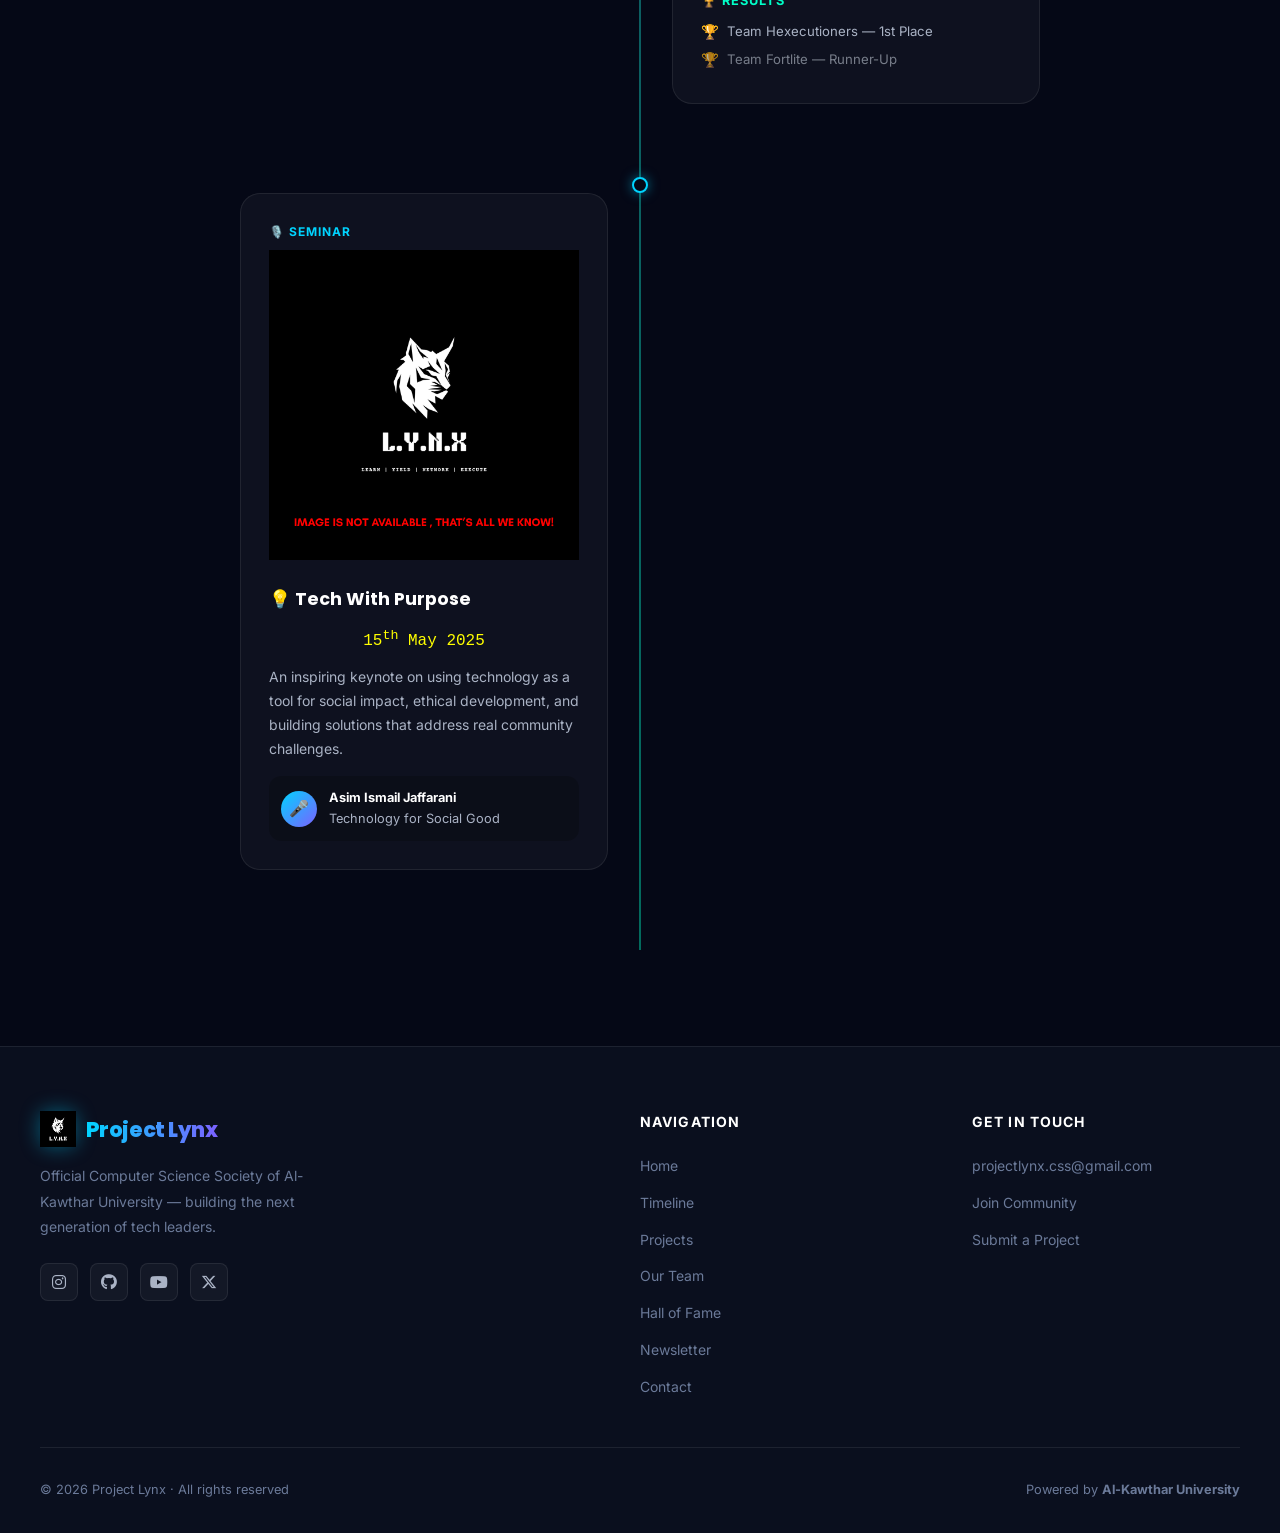
<file: timeline.html>
<!DOCTYPE html>
<html lang="en">

<head>
  <meta charset="UTF-8" />
  <meta name="viewport" content="width=device-width, initial-scale=1.0" />
  <title>Timeline — Project Lynx</title>
  <meta name="description"
    content="Full history of Project Lynx events, workshops, competitions, and seminars at Al-Kawthar University." />
  <link rel="icon" href="favicon.ico" />
  <link rel="stylesheet" href="css/style.css" />
  <link rel="stylesheet" href="https://cdnjs.cloudflare.com/ajax/libs/font-awesome/6.5.2/css/all.min.css">

</head>

<body>
  <canvas id="particles-canvas"></canvas>

  <nav class="navbar" role="navigation">
    <a href="index.html" class="nav-logo">
      <div class="logo-icon"><img src="logo.png" alt="LYNX"></div>
      <span class="logo-text">Project Lynx</span>
    </a>
    <div class="nav-links">
      <a href="index.html">Home</a>
      <a href="timeline.html" class="active">Timeline</a>
      <a href="projects.html">Projects</a>
      <a href="team.html">Our Team</a>
      <a href="hall-of-fame.html">Hall of Fame</a>
      <a href="newsletter.html">Newsletter</a>
      <a href="contact.html">Contact</a>
    </div>
    <div class="nav-cta"><a href="contact.html" class="btn btn-primary">Join Community</a></div>
    <button class="nav-toggle" aria-label="Toggle navigation"><span></span><span></span><span></span></button>
  </nav>

  <div class="nav-mobile">
    <a href="index.html">Home</a>
    <a href="timeline.html">Timeline</a>
    <a href="projects.html">Projects</a>
    <a href="team.html">Our Team</a>
    <a href="hall-of-fame.html">Hall of Fame</a>
    <a href="newsletter.html">Newsletter</a>
    <a href="contact.html">Contact</a>
    <a href="contact.html" class="btn btn-primary" style="margin-top:1rem;">Join Community</a>
  </div>

  <div class="page-hero">
    <div class="section-label" style="justify-content:center;">Our Journey</div>
    <h1 class="section-title" style="font-size:clamp(2.5rem,6vw,4rem);">Event <span
        class="gradient-text">Timeline</span></h1>
    <p class="section-desc" style="margin:1rem auto 0;max-width:550px;">Every milestone, competition, workshop, and
      seminar that shaped the Project Lynx community.</p>
  </div>

  <section class="section">
    <div class="section-inner">
      <div class="timeline-wrapper">
        <div class="timeline-line"></div>
        <!-- Event 1 -->
        <div class="timeline-item reveal">
          <div class="tl-spacer"></div>
          <div class="tl-dot"></div>
          <div class="tl-content">
            <div class="tl-date">🎯 Seminar</div>
            <img src="posters/career.png" alt="Poster">
            <br>
            <h3>🔥 Career Horizons in Computing</h3>
            <div class="date">16<sup>th</sup> June 2026</div>

            <p>Gain insights into different career paths, industry expectations and skills neede to build a successful future in technology. Special thanks to <b>Miss Nida E. Rub</b> for organizing this event for students.</p>
            <div class="tl-speaker">
              <div class="speaker-avatar">🎤</div>
              <div class="speaker-info">
                <strong>Mr. Najeed Ahmed</strong>
                NED University
              </div>
            </div>
             <div class="tl-speaker">
              <div class="speaker-avatar">🎤</div>
              <div class="speaker-info">
                <strong>Ms. Shumaila Nasir</strong>
                Senior Delivery maanger, Contour Software
              </div>
            </div>
             <div class="tl-speaker">
              <div class="speaker-avatar">🎤</div>
              <div class="speaker-info">
                <strong>Mr. Muhammad Hassan</strong>
                Senior Project Manager, Folio3
              </div>
            </div>
             <div class="tl-speaker">
              <div class="speaker-avatar">🎤</div>
              <div class="speaker-info">
                <strong>Ms. Erum Hannan</strong>
                Development Manager, Techlogix
              </div>
            </div>
                <div class="tl-speaker">
              <div class="speaker-avatar">🎤</div>
              <div class="speaker-info">
                <strong>Mr. Muhammad Naeem</strong>
                Senior SQA Automation Analyst, Contour Software
              </div>
            </div>
             <div class="tl-speaker">
              <div class="speaker-avatar">🎤</div>
              <div class="speaker-info">
                <strong>Mr. Muhammad Amir</strong>
                Global Cloud and Tech Expert
              </div>
            </div>
             <div class="tl-speaker">
              <div class="speaker-avatar">🎤</div>
              <div class="speaker-info">
                <strong>Mr. Syed Ibrahim Ahmed</strong>
                Head of HR, Virtuosoft
              </div>
            </div>
          </div>
        </div>
        <!-- Event 1 -->
        <div class="timeline-item reveal">
          <div class="tl-spacer"></div>
          <div class="tl-dot"></div>
          <div class="tl-content">
            <div class="tl-date">🎯 Workshop</div>
            <img src="posters/vibe.jpeg" alt="Poster">
            <br>
            <h3>🔥 Vibe Coding & AI</h3>
            <div class="date">20<sup>th</sup> - 21<sup>st</sup> May 2026</div>

            <p>An in-depth technical seminar exploring the evolution of Website development in the age of AI.</p>
            <div class="tl-speaker">
              <div class="speaker-avatar">🎤</div>
              <div class="speaker-info">
                <strong>Nida -e- Rub</strong>
                Vibe Coding & AI
              </div>
            </div>
          </div>
        </div>

        <!-- Event 1 -->
        <div class="timeline-item reveal">
          <div class="tl-content">
            <div class="tl-date">🚀 Exhibition</div>
            <img src="posters/projexhb.jpg" alt="Poster">
            <br>
            <h3>🎨 Project Exhibition 2026</h3>
            <div class="date">17<sup>th</sup> February 2026</div>

            <p>Students demonstrated their semester projects across disciplines including programming, digital logic,
              applied physics, and object-oriented programming — showcasing months of hard work to faculty and peers.
            </p>
            <div class="event-topics" style="margin-top:0.75rem;">
              <span class="topic-tag">Programming</span>
              <span class="topic-tag">Digital Logic</span>
              <span class="topic-tag">Applied Physics</span>
              <span class="topic-tag">OOP</span>
            </div>
          </div>
          <div class="tl-dot"></div>
          <div class="tl-spacer"></div>
        </div>

        <!-- Event 2 -->
        <div class="timeline-item reveal">
          <div class="tl-spacer"></div>
          <div class="tl-dot" style="border-color:var(--secondary);box-shadow:0 0 12px rgba(123,97,255,0.5);"></div>
          <div class="tl-content">
            <div class="tl-date">⚔️ Competition</div>
            <img src="posters/bti.jpg" alt="Poster">
            <br>
            <h3>🎮 Break The Ice — Esports Tournament</h3>
            <div class="date">18<sup>th</sup> - 19<sup>th</sup> June 2025</div>

            <p>Intra-university esports tournament featuring five titles that brought competitive gamers from across
              campuses for two days of intense competition.</p>
            <div class="event-topics" style="margin-top:0.75rem;">
              <span class="topic-tag">FIFA 17</span>
              <span class="topic-tag">Tekken</span>
              <span class="topic-tag">PUBG Mobile</span>
              <span class="topic-tag">CS 1.6</span>
              <span class="topic-tag">CS 2</span>
            </div>
            <div class="tl-winners">
              <h4>🏆 Winners</h4>
              <div class="winner-item">Ayesha Yousuf — Tekken</div>
              <div class="winner-item">Rayyan — FIFA</div>
              <div class="winner-item">Ahtesham Mughal Team — PUBG Mobile</div>
              <div class="winner-item">Hasnain Team — Counter-Strike</div>
            </div>
          </div>
        </div>

        <!-- Event 3 -->
        <div class="timeline-item reveal">
          <div class="tl-content">
            <div class="tl-date">⚔️ Competition</div>
            <img src="posters/ctf.png" alt="Poster">
            <br>
            <h3>🚩 CTF-451 Season Two</h3>
            <div class="date">10<sup>th</sup> - 11<sup>th</sup> December 2025</div>

            <p>A two-day Capture The Flag cybersecurity workshop and competition that tested participants across web
              exploitation, cryptography, forensics, and reverse engineering challenges.</p>
            <div class="event-topics" style="margin-top:0.75rem;">
              <span class="topic-tag">Web Exploitation</span>
              <span class="topic-tag">Cryptography</span>
              <span class="topic-tag">Forensics</span>
              <span class="topic-tag">Reverse Eng.</span>
            </div>
            <div class="tl-winners">
              <h4>🏆 Winners</h4>
              <div class="winner-item">Team Sudo Ops (Raja Danish, Awwab, Anees) — 1st Place</div>
              <div class="winner-item">Team Hexecutioners (Muhammad Basim, Rabees Jamal, Ahsan Ilyas) — 2nd Place</div>
            </div>
          </div>
          <div class="tl-dot" style="border-color:var(--accent);box-shadow:0 0 12px rgba(0,255,200,0.5);"></div>
          <div class="tl-spacer"></div>
        </div>

        <!-- Speaker 1 -->
        <div class="timeline-item reveal">
          <div class="tl-spacer"></div>
          <div class="tl-dot"></div>
          <div class="tl-content">
            <div class="tl-date">🎙️ Seminar</div>
            <img src="posters/encrypt.png" alt="Poster">
            <br>
            <h3>⚛️ Classical To Quantum Encryption</h3>
            <div class="date">24<sup>th</sup> October 2025</div>

            <p>An in-depth technical seminar exploring the evolution of encryption from classical algorithms to
              quantum-resistant cryptography and the future of secure communications.</p>
            <div class="tl-speaker">
              <div class="speaker-avatar">🎤</div>
              <div class="speaker-info">
                <strong>Muhammad Daniyal</strong>
                Quantum Computing & Encryption
              </div>
            </div>
          </div>
        </div>

        <!-- Speaker 2 -->
        <div class="timeline-item reveal">
          <div class="tl-content">
            <div class="tl-date">🎙️ Podcast</div>
            <img src="posters/404.png" alt="Poster">
            <br>
            <h3>⚖️ Cyber Crime &amp; Governance</h3>
            <div class="date">15<sup>th</sup> October 2025</div>

            <p>A practical <a style="text-decoration: underline;color: rgb(54, 145, 145);" href="https://www.youtube.com/watch?v=M2lzissweWw&pp=0gcJCUELAYcqIYzv">podcast</a> covering digital forensics, cyber law frameworks, and the governance
              structures shaping cybersecurity policy in Pakistan and globally.</p>
            <div class="tl-speaker">
              <div class="speaker-avatar">🎤</div>
              <div class="speaker-info">
                <strong>Syed Fahad Baloch</strong>
                Cyber Law & Governance
              </div>
            </div>
          </div>
          <div class="tl-dot"></div>
          <div class="tl-spacer"></div>
        </div>

        <!-- Speaker 3 -->
        <div class="timeline-item reveal">
          <div class="tl-spacer"></div>
          <div class="tl-dot"></div>
          <div class="tl-content">
            <div class="tl-date">🎙️ Seminar</div>
            <img src="posters/ch2.png" alt="Poster">
            <br>
            <h3>🗺️ Charting Your Path in CS &amp; IT</h3>
            <div class="date">11<sup>th</sup> July 2025</div>

            <p>Career guidance session helping students navigate degree choices, specializations, and industry entry
              points in the ever-expanding CS and IT landscape.</p>
            <div class="tl-speaker">
              <div class="speaker-avatar">🎤</div>
              <div class="speaker-info">
                <strong>Dr. Shakir Karim</strong>
                Career Development in Technology
              </div>
            </div>
          </div>
        </div>

        <!-- Speaker 4 -->
        <div class="timeline-item reveal">
          <div class="tl-content">
            <div class="tl-date">🎙️ Seminar</div>
            <img src="posters/ch1.png" alt="Poster">
            <br>
            <h3>🧠 Use of AI in Academics</h3>
            <div class="date">4<sup>th</sup> July 2025</div>

            <p>Exploring responsible use of artificial intelligence tools in academic research, writing, and learning —
              with a focus on critical thinking and academic integrity.</p>
            <div class="tl-speaker">
              <div class="speaker-avatar">🎤</div>
              <div class="speaker-info">
                <strong>Dr. Amir Mehmood</strong>
                AI in Academic Research
              </div>
            </div>
          </div>
          <div class="tl-dot"></div>
          <div class="tl-spacer"></div>
        </div>

        <!-- Speaker 5 -->
        <div class="timeline-item reveal">
          <div class="tl-spacer"></div>
          <div class="tl-dot"></div>
          <div class="tl-content">
            <div class="tl-date">🎙️ Seminar</div>
            <img src="posters/404.png" alt="Poster">
            <br>
            <h3>📱 Digital Marketing</h3>
            <div class="date">25<sup>th</sup> June 2025</div>
            <p>A hands-on session covering SEO, social media strategy, content creation, and personal branding for CS
              students entering the digital economy.</p>
            <div class="tl-speaker">
              <div class="speaker-avatar">🎤</div>
              <div class="speaker-info">
                <strong>Syed Furqan Azim</strong>
                Digital Marketing & Personal Branding
              </div>
            </div>
          </div>
        </div>

        <!-- Event 4 -->
        <div class="timeline-item reveal">
          <div class="tl-content">
            <div class="tl-date">⚔️ Competition</div>
            <img src="posters/ctf.png" alt="Poster">
            <br>
            <h3>🚩 CTF-451 Season One</h3>
            <div class="date">18<sup>th</sup> - 19<sup>th</sup> June 2025</div>
            <p>The inaugural Capture The Flag cybersecurity competition that launched Project Lynx's security track and
              established a tradition of technical excellence.</p>
            <div class="tl-winners">
              <h4>🏆 Results</h4>
              <div class="winner-item">Team Hexecutioners — 1st Place</div>
              <div class="winner-item" style="filter:brightness(0.7);">Team Fortlite — Runner-Up</div>
            </div>
          </div>
          <div class="tl-dot" style="border-color:var(--accent);box-shadow:0 0 12px rgba(0,255,200,0.5);"></div>
          <div class="tl-spacer"></div>
        </div>

        <!-- Speaker 6 -->
        <div class="timeline-item reveal">
          <div class="tl-spacer"></div>
          <div class="tl-dot"></div>
          <div class="tl-content">
            <div class="tl-date">🎙️ Seminar</div>
            <img src="posters/404.png" alt="Poster">
            <br>
            <h3>💡 Tech With Purpose</h3>
            <div class="date">15<sup>th</sup> May 2025</div>
            <p>An inspiring keynote on using technology as a tool for social impact, ethical development, and building
              solutions that address real community challenges.</p>
            <div class="tl-speaker">
              <div class="speaker-avatar">🎤</div>
              <div class="speaker-info">
                <strong>Asim Ismail Jaffarani</strong>
                Technology for Social Good
              </div>
            </div>
          </div>
        </div>

      </div>
    </div>
  </section>

  <!-- FOOTER -->
  <footer class="footer" aria-label="Site footer">
    <div class="footer-inner">
      <div class="footer-top">
        <div class="footer-brand">
          <a href="index.html" class="nav-logo" style="margin-bottom:0.5rem;">
            <div class="logo-icon"><img src="logo.png" alt="LYNX"></div>
            <span class="logo-text">Project Lynx</span>
          </a>
          <p>Official Computer Science Society of Al-Kawthar University — building the next generation of tech leaders.
          </p>
          <div class="social-links" aria-label="Social media links">
            <a href="https://instagram.com/projectlynx.css" class="social-link" aria-label="Instagram">
              <i class="fab fa-instagram"></i>
            </a>
            <a href="https://github.com/projectlynx-css" class="social-link" aria-label="GitHub">
              <i class="fab fa-github"></i>
            </a>
            <a href="https://youtube.com/@projectlynx.css" class="social-link" aria-label="YouTube">
              <i class="fab fa-youtube"></i>
            </a>
            <a href="https://x.com/projectlynx.css" class="social-link" aria-label="X / Twitter">
              <i class="fa-brands fa-x-twitter"></i>
            </a>
          </div>
        </div>
        <div class="footer-col">
          <h4>Navigation</h4>
          <ul>
            <li><a href="index.html">Home</a></li>
            <li><a href="timeline.html">Timeline</a></li>
            <li><a href="projects.html">Projects</a></li>
            <li><a href="team.html">Our Team</a></li>
            <li><a href="hall-of-fame.html">Hall of Fame</a></li>
            <li><a href="newsletter.html">Newsletter</a></li>
            <li><a href="contact.html">Contact</a></li>
          </ul>
        </div>
        <div class="footer-col">
          <h4>Get In Touch</h4>
          <ul>
            <li><a href="mailto:projectlynx.css@gmail.com">projectlynx.css@gmail.com</a></li>
            <li><a href="contact.html">Join Community</a></li>
            <li><a href="contact.html">Submit a Project</a></li>
          </ul>
        </div>
      </div>
      <div class="footer-bottom">
        <p>© 2026 Project Lynx · All rights reserved</p>
        <p>Powered by <strong>Al-Kawthar University</strong></p>
      </div>
    </div>
  </footer>

  <script src="js/script.js"></script>
</body>

</html>
</body>

</html>
</file>
<file: css/style.css>
@import url('https://fonts.googleapis.com/css2?family=Inter:wght@300;400;500;600;700;800;900&family=Poppins:wght@300;400;500;600;700;800;900&display=swap');

/* ===== CSS VARIABLES ===== */
:root {
  --primary: #00D4FF;
  --secondary: #7B61FF;
  --accent: #00FFC8;
  --bg: #050816;
  --bg-2: #0a0f1e;
  --bg-3: #0d1530;
  --card: rgba(255, 255, 255, 0.04);
  --card-hover: rgba(255, 255, 255, 0.08);
  --border: rgba(255, 255, 255, 0.08);
  --border-hover: rgba(0, 212, 255, 0.3);
  --text: #FFFFFF;
  --subtext: #AAB3C5;
  --muted: #6b7a99;
  --font-main: 'Inter', sans-serif;
  --font-display: 'Poppins', sans-serif;
  --radius: 12px;
  --radius-lg: 20px;
  --shadow-glow: 0 0 40px rgba(0, 212, 255, 0.15);
  --shadow-purple: 0 0 40px rgba(123, 97, 255, 0.15);
  --transition: all 0.3s cubic-bezier(0.4, 0, 0.2, 1);
}

/* ===== RESET & BASE ===== */
*, *::before, *::after { box-sizing: border-box; margin: 0; padding: 0; }

html { scroll-behavior: smooth; font-size: 16px; overflow-x: hidden; }

body {
  font-family: var(--font-main);
  background-color: var(--bg);
  color: var(--text);
  line-height: 1.6;
  overflow-x: hidden;
  -webkit-font-smoothing: antialiased;
}

::selection { background: rgba(0, 212, 255, 0.3); color: var(--text); }

a { 
  text-decoration: none; color: inherit;
 }
img { max-width: 100%; display: block; }
ul { list-style: none; }

/* ===== SCROLLBAR ===== */
::-webkit-scrollbar { width: 6px; }
::-webkit-scrollbar-track { background: var(--bg); }
::-webkit-scrollbar-thumb { background: var(--secondary); border-radius: 3px; }

/* ===== PARTICLES CANVAS ===== */
#particles-canvas {
  position: fixed;
  top: 0; left: 0;
  width: 100%; height: 100%;
  pointer-events: none;
  z-index: 0;
  opacity: 0.4;
}

/* ===== NAVBAR ===== */
.navbar {
  position: fixed;
  top: 0; left: 0; right: 0;
  z-index: 1000;
  padding: 1.2rem 2rem;
  display: flex;
  align-items: center;
  justify-content: space-between;
  transition: var(--transition);
}

.navbar.scrolled {
  background: rgba(5, 8, 22, 0.85);
  backdrop-filter: blur(20px);
  -webkit-backdrop-filter: blur(20px);
  border-bottom: 1px solid var(--border);
  padding: 0.8rem 2rem;
  box-shadow: 0 4px 30px rgba(0, 0, 0, 0.4);
}

.nav-logo {
  display: flex;
  align-items: center;
  gap: 0.6rem;
  font-family: var(--font-display);
  font-weight: 800;
  font-size: 1.3rem;
  letter-spacing: -0.02em;
}

.logo-icon {
  width: 36px; height: 36px;
  background: linear-gradient(135deg, var(--primary), var(--secondary));
  border-radius: 8px;
  display: flex;
  align-items: center;
  justify-content: center;
  font-size: 1.1rem;
  box-shadow: 0 0 20px rgba(0, 212, 255, 0.4);
}

.logo-text { background: linear-gradient(90deg, var(--primary), var(--secondary)); -webkit-background-clip: text; -webkit-text-fill-color: transparent; background-clip: text; }

.nav-links {
  display: flex;
  align-items: center;
  gap: 0.25rem;
}

.nav-links a {
  padding: 0.5rem 0.9rem;
  border-radius: 8px;
  font-size: 0.875rem;
  font-weight: 500;
  color: var(--subtext);
  transition: var(--transition);
  letter-spacing: 0.01em;
}

.nav-links a:hover, .nav-links a.active {
  color: var(--text);
  background: rgba(255, 255, 255, 0.06);
}

.nav-cta {
  display: flex;
  align-items: center;
  gap: 1rem;
}

.btn { display: inline-flex; align-items: center; justify-content: center; gap: 0.5rem; padding: 0.6rem 1.4rem; border-radius: 8px; font-weight: 600; font-size: 0.875rem; cursor: pointer; transition: var(--transition); border: none; font-family: var(--font-main); letter-spacing: 0.02em; }

.btn-primary {
  background: linear-gradient(135deg, var(--primary), var(--secondary));
  color: var(--bg);
  box-shadow: 0 0 20px rgba(0, 212, 255, 0.3);
}
.btn-primary:hover { transform: translateY(-2px); box-shadow: 0 0 30px rgba(0, 212, 255, 0.5); }

.btn-secondary { background: var(--card); color: var(--text); border: 1px solid var(--border); backdrop-filter: blur(10px); }
.btn-secondary:hover { background: var(--card-hover); border-color: var(--border-hover); transform: translateY(-2px); }

.btn-outline { background: transparent; color: var(--primary); border: 1px solid var(--primary); }
.btn-outline:hover { background: rgba(0, 212, 255, 0.1); transform: translateY(-2px); }

.btn-lg { padding: 0.9rem 2rem; font-size: 1rem; border-radius: 10px; }
.btn-sm { padding: 0.4rem 0.9rem; font-size: 0.8rem; }

/* Hamburger */
.nav-toggle { display: none; flex-direction: column; gap: 5px; cursor: pointer; padding: 4px; z-index: 1001; background: transparent; border: none; }
.nav-toggle span { width: 24px; height: 2px; background: var(--primary); border-radius: 2px; transition: var(--transition); display: block; box-shadow: 0 0 6px rgba(0, 212, 255, 0.4); }
.nav-toggle.active span:nth-child(1) { transform: rotate(45deg) translate(5px, 5px); }
.nav-toggle.active span:nth-child(2) { opacity: 0; }
.nav-toggle.active span:nth-child(3) { transform: rotate(-45deg) translate(5px, -5px); }

.nav-mobile {
  display: none;
  position: fixed;
  top: 0; left: 0; right: 0; bottom: 0;
  background: rgba(5, 8, 22, 0.97);
  backdrop-filter: blur(20px);
  z-index: 999;
  flex-direction: column;
  align-items: center;
  justify-content: center;
  gap: 1.5rem;
  padding: 2rem;
}
.nav-mobile.open { display: flex; }
.nav-mobile a { font-size: 1.5rem; font-weight: 600; color: var(--subtext); transition: var(--transition); }
.nav-mobile a:hover { color: var(--primary); }

/* ===== HERO ===== */
.hero {
  position: relative;
  min-height: 100vh;
  display: flex;
  align-items: center;
  justify-content: center;
  overflow: hidden;
  padding: 8rem 2rem 4rem;
}

.hero-bg {
  position: absolute;
  inset: 0;
  z-index: 1;
}

.hero-gradient {
  position: absolute;
  inset: 0;
  background:
    radial-gradient(ellipse 80% 60% at 50% 0%, rgba(0, 212, 255, 0.12) 0%, transparent 60%),
    radial-gradient(ellipse 50% 50% at 80% 50%, rgba(123, 97, 255, 0.1) 0%, transparent 50%),
    radial-gradient(ellipse 50% 50% at 20% 80%, rgba(0, 255, 200, 0.06) 0%, transparent 50%);
}

.hero-grid {
  position: absolute;
  inset: 0;
  background-image:
    linear-gradient(rgba(0, 212, 255, 0.03) 1px, transparent 1px),
    linear-gradient(90deg, rgba(0, 212, 255, 0.03) 1px, transparent 1px);
  background-size: 60px 60px;
  mask-image: radial-gradient(ellipse 80% 70% at 50% 50%, black 0%, transparent 100%);
}

.hero-content {
  position: relative;
  z-index: 2;
  text-align: center;
  max-width: 900px;
  margin: 0 auto;
}

.hero-badge {
  display: inline-flex;
  align-items: center;
  gap: 0.5rem;
  padding: 0.4rem 1rem;
  background: rgba(0, 212, 255, 0.1);
  border: 1px solid rgba(0, 212, 255, 0.25);
  border-radius: 100px;
  font-size: 0.8rem;
  font-weight: 600;
  color: var(--primary);
  letter-spacing: 0.06em;
  text-transform: uppercase;
  margin-bottom: 2rem;
}

.hero-badge span { width: 6px; height: 6px; background: var(--primary); border-radius: 50%; animation: pulse 2s infinite; }

.hero-title {
  font-family: var(--font-display);
  font-size: clamp(3.5rem, 10vw, 7.5rem);
  font-weight: 900;
  line-height: 0.95;
  letter-spacing: -0.04em;
  margin-bottom: 1.5rem;
}

.hero-title .gradient-text {
  background: linear-gradient(90deg, var(--primary) 0%, var(--secondary) 50%, var(--accent) 100%);
  -webkit-background-clip: text;
  -webkit-text-fill-color: transparent;
  background-clip: text;
}

.hero-subtitle {
  font-size: 1.1rem;
  font-weight: 500;
  color: var(--primary);
  letter-spacing: 0.08em;
  text-transform: uppercase;
  margin-bottom: 1.2rem;
}

.hero-desc {
  font-size: 1.05rem;
  color: var(--subtext);
  max-width: 640px;
  margin: 0 auto 2.5rem;
  line-height: 1.8;
}

.hero-buttons { display: flex; gap: 1rem; justify-content: center; flex-wrap: wrap; margin-bottom: 4rem; }

.hero-stats {
  display: flex;
  gap: 3rem;
  justify-content: center;
  flex-wrap: wrap;
  padding-top: 2rem;
  border-top: 1px solid var(--border);
}

.hero-stat { text-align: center; }
.hero-stat .stat-num { font-family: var(--font-display); font-size: 2rem; font-weight: 800; color: var(--primary); }
.hero-stat .stat-label { font-size: 0.8rem; color: var(--muted); text-transform: uppercase; letter-spacing: 0.08em; }

/* ===== SECTION COMMONS ===== */
.section { position: relative; z-index: 1; padding: 6rem 2rem; }
.section-inner { max-width: 1200px; margin: 0 auto; }

.section-label {
  display: inline-flex;
  align-items: center;
  gap: 0.5rem;
  font-size: 0.75rem;
  font-weight: 700;
  letter-spacing: 0.12em;
  text-transform: uppercase;
  color: var(--primary);
  margin-bottom: 1rem;
}
.section-label::before { content: ''; width: 20px; height: 1px; background: var(--primary); }

.section-title {
  font-family: var(--font-display);
  font-size: clamp(2rem, 5vw, 3.2rem);
  font-weight: 800;
  line-height: 1.1;
  letter-spacing: -0.03em;
  margin-bottom: 1rem;
}

.section-desc { font-size: 1.05rem; color: var(--subtext); max-width: 600px; line-height: 1.8; }
.text-center { text-align: center; }
.text-center .section-desc { margin: 0 auto; }
.text-center .section-label { margin: 0 auto 1rem; }

.gradient-text { background: linear-gradient(90deg, var(--primary), var(--secondary)); -webkit-background-clip: text; -webkit-text-fill-color: transparent; background-clip: text; }

/* ===== GLASS CARD ===== */
.glass-card {
  background: var(--card);
  border: 1px solid var(--border);
  border-radius: var(--radius-lg);
  backdrop-filter: blur(10px);
  -webkit-backdrop-filter: blur(10px);
  transition: var(--transition);
  overflow: hidden;
}

.glass-card:hover {
  background: var(--card-hover);
  border-color: var(--border-hover);
  transform: translateY(-4px);
  box-shadow: var(--shadow-glow);
}

/* ===== ABOUT SECTION ===== */
.about-grid { display: grid; grid-template-columns: 1fr 1fr; gap: 4rem; align-items: center; }
.about-text p { color: var(--subtext); line-height: 1.9; margin-bottom: 1.2rem; font-size: 1.02rem; }
.about-visual { position: relative; }

.about-card {
  padding: 2rem;
  background: var(--card);
  border: 1px solid var(--border);
  border-radius: var(--radius-lg);
  backdrop-filter: blur(10px);
}

.about-icon-grid { display: grid; grid-template-columns: 1fr 1fr; gap: 1rem; }

.about-icon-item {
  display: flex;
  align-items: center;
  gap: 0.8rem;
  padding: 1rem;
  background: rgba(255, 255, 255, 0.03);
  border: 1px solid var(--border);
  border-radius: var(--radius);
  font-size: 0.875rem;
  font-weight: 500;
  transition: var(--transition);
}
.about-icon-item:hover { border-color: var(--border-hover); background: rgba(0, 212, 255, 0.05); }
.about-icon-item .icon { font-size: 1.4rem; }

/* ===== VISION MISSION ===== */
.vm-grid { display: grid; grid-template-columns: 1fr 1fr; gap: 1.5rem; }

.vm-card {
  padding: 2.5rem;
  position: relative;
  overflow: hidden;
}

.vm-card::before {
  content: '';
  position: absolute;
  top: 0; left: 0; right: 0;
  height: 3px;
}

.vm-card.vision::before { background: linear-gradient(90deg, var(--primary), var(--secondary)); }
.vm-card.mission::before { background: linear-gradient(90deg, var(--secondary), var(--accent)); }

.vm-icon { font-size: 2.5rem; margin-bottom: 1.2rem; }
.vm-card h3 { font-family: var(--font-display); font-size: 1.4rem; font-weight: 700; margin-bottom: 1rem; }
.vm-card p { color: var(--subtext); line-height: 1.8; }

/* ===== EVENT SECTION ===== */
.event-card {
  display: grid;
  grid-template-columns: 1fr 1fr;
  gap: 0;
  border-radius: var(--radius-lg);
  overflow: hidden;
  background: var(--card);
  border: 1px solid var(--border);
  max-width: 900px;
  margin: 0 auto;
  position: relative;
}

.event-card::before {
  content: '';
  position: absolute;
  inset: 0;
  background: linear-gradient(135deg, rgba(0, 212, 255, 0.05), rgba(123, 97, 255, 0.05));
  pointer-events: none;
}

.event-info { padding: 3rem; min-width: 0; }
.event-badge {
  display: inline-flex;
  align-items: center;
  gap: 0.4rem;
  padding: 0.3rem 0.8rem;
  background: rgba(0, 255, 200, 0.1);
  border: 1px solid rgba(0, 255, 200, 0.3);
  border-radius: 100px;
  font-size: 0.75rem;
  font-weight: 700;
  color: var(--accent);
  letter-spacing: 0.06em;
  text-transform: uppercase;
  margin-bottom: 1.2rem;
}
.event-badge::before { content: ''; width: 6px; height: 6px; background: var(--accent); border-radius: 50%; animation: pulse 1.5s infinite; }

.event-info h2 { font-family: var(--font-display); font-size: 1.8rem; font-weight: 800; margin-bottom: 1rem; line-height: 1.2; word-wrap: break-word; }
.event-meta { display: flex; flex-direction: column; gap: 0.5rem; margin-bottom: 1.5rem; }
.event-meta-item { display: flex; align-items: center; gap: 0.5rem; font-size: 0.875rem; color: var(--subtext); }
.event-meta-item .mi { color: var(--primary); font-size: 1rem; }

.event-topics { display: flex; flex-wrap: wrap; gap: 0.5rem; margin-bottom: 2rem; }
.topic-tag { padding: 0.3rem 0.8rem; background: rgba(123, 97, 255, 0.1); border: 1px solid rgba(123, 97, 255, 0.25); border-radius: 100px; font-size: 0.78rem; font-weight: 600; color: #a89dff; }

.event-visual {
  background: linear-gradient(135deg, rgba(0, 212, 255, 0.08), rgba(123, 97, 255, 0.12));
  padding: 3rem 2rem;
  display: flex;
  flex-direction: column;
  align-items: center;
  justify-content: center;
  gap: 1.5rem;
  border-left: 1px solid var(--border);
}

.countdown-label { font-size: 0.75rem; font-weight: 700; letter-spacing: 0.1em; text-transform: uppercase; color: var(--muted); }

.countdown { display: grid; grid-template-columns: repeat(4, 1fr); gap: 0.75rem; }

.countdown-item {
  text-align: center;
  background: rgba(0, 0, 0, 0.3);
  border: 1px solid var(--border);
  border-radius: var(--radius);
  padding: 0.75rem 0.5rem;
}

.countdown-item .num {
  font-family: var(--font-display);
  font-size: 2rem;
  font-weight: 800;
  color: var(--primary);
  display: block;
  line-height: 1;
  min-width: 2.4ch;
  text-align: center;
  font-variant-numeric: tabular-nums;
}

.countdown-item .unit { font-size: 0.65rem; color: var(--muted); text-transform: uppercase; letter-spacing: 0.08em; margin-top: 0.25rem; display: block; }

/* ===== DOMAINS ===== */
.domains-grid { display: grid; grid-template-columns: repeat(3, 1fr); gap: 1.2rem; }

.domain-card {
  padding: 2rem;
  background: var(--card);
  border: 1px solid var(--border);
  border-radius: var(--radius-lg);
  transition: var(--transition);
  cursor: default;
  position: relative;
  overflow: hidden;
}

.domain-card::after {
  content: '';
  position: absolute;
  bottom: 0; left: 0; right: 0;
  height: 2px;
  background: linear-gradient(90deg, var(--primary), var(--secondary));
  transform: scaleX(0);
  transition: var(--transition);
  transform-origin: left;
}

.domain-card:hover::after { transform: scaleX(1); }

.domain-card:hover {
  background: var(--card-hover);
  border-color: var(--border-hover);
  transform: translateY(-6px);
  box-shadow: 0 20px 60px rgba(0, 212, 255, 0.1);
}

.domain-icon { font-size: 2.4rem; margin-bottom: 1rem; }
.domain-card h3 { font-family: var(--font-display); font-size: 1.15rem; font-weight: 700; margin-bottom: 0.75rem; }
.domain-tags { display: flex; flex-wrap: wrap; gap: 0.4rem; }
.domain-tag { font-size: 0.75rem; color: var(--muted); padding: 0.2rem 0.6rem; background: rgba(255,255,255,0.03); border: 1px solid var(--border); border-radius: 100px; }

/* ===== PROJECTS ===== */
.projects-grid { display: grid; grid-template-columns: repeat(2, 1fr); gap: 1.5rem; }

.project-card {
  background: var(--card);
  border: 1px solid var(--border);
  border-radius: var(--radius-lg);
  overflow: hidden;
  transition: var(--transition);
}
.project-card:hover { border-color: var(--border-hover); transform: translateY(-4px); box-shadow: var(--shadow-glow); }

.project-thumb {
  height: 200px;
  background: linear-gradient(135deg, rgba(0, 212, 255, 0.08), rgba(123, 97, 255, 0.12));
  display: flex;
  align-items: center;
  justify-content: center;
  font-size: 4rem;
  border-bottom: 1px solid var(--border);
  position: relative;
  overflow: hidden;
}

.project-thumb::before {
  content: '';
  position: absolute;
  inset: 0;
  background: linear-gradient(135deg, transparent 60%, rgba(0,212,255,0.05));
}

.project-body { padding: 1.75rem; }
.project-body h3 { font-family: var(--font-display); font-size: 1.15rem; font-weight: 700; margin-bottom: 0.5rem; }
.project-body p { font-size: 0.875rem; color: var(--subtext); line-height: 1.7; margin-bottom: 1.2rem; }
.project-stack { display: flex; flex-wrap: wrap; gap: 0.4rem; margin-bottom: 1.2rem; }
.stack-badge { font-size: 0.72rem; font-weight: 600; padding: 0.2rem 0.6rem; border-radius: 100px; }
.stack-badge.py { background: rgba(0,212,255,0.1); color: var(--primary); border: 1px solid rgba(0,212,255,0.2); }
.stack-badge.js { background: rgba(123,97,255,0.1); color: #a89dff; border: 1px solid rgba(123,97,255,0.2); }
.stack-badge.ac { background: rgba(0,255,200,0.1); color: var(--accent); border: 1px solid rgba(0,255,200,0.2); }

/* ===== STATS ===== */
.stats-section {
  padding: 5rem 2rem;
  background: linear-gradient(180deg, transparent, rgba(0,212,255,0.03), transparent);
  border-top: 1px solid var(--border);
  border-bottom: 1px solid var(--border);
}

.stats-grid { display: grid; grid-template-columns: repeat(5, 1fr); gap: 2rem; max-width: 1100px; margin: 0 auto; }

.stat-item { text-align: center; }
.stat-num-big {
  font-family: var(--font-display);
  font-size: 3.2rem;
  font-weight: 900;
  background: linear-gradient(135deg, var(--primary), var(--secondary));
  -webkit-background-clip: text;
  -webkit-text-fill-color: transparent;
  background-clip: text;
  line-height: 1;
  margin-bottom: 0.5rem;
}
.stat-label-big { font-size: 0.875rem; color: var(--subtext); font-weight: 500; }

/* ===== ACHIEVEMENT BANNER ===== */
.achievement-banner {
  background: linear-gradient(135deg, rgba(0, 212, 255, 0.08), rgba(123, 97, 255, 0.08));
  border: 1px solid rgba(0, 212, 255, 0.2);
  border-radius: var(--radius-lg);
  padding: 3rem;
  text-align: center;
  position: relative;
  overflow: hidden;
  max-width: 800px;
  margin: 0 auto;
}

.achievement-banner::before {
  content: '';
  position: absolute;
  top: -50%;
  left: 50%;
  transform: translateX(-50%);
  width: 400px;
  height: 300px;
  background: radial-gradient(ellipse, rgba(0, 212, 255, 0.12), transparent 70%);
  pointer-events: none;
}

.achievement-emoji { font-size: 3rem; margin-bottom: 1rem; display: block; }
.achievement-banner h2 { font-family: var(--font-display); font-size: 1.8rem; font-weight: 800; margin-bottom: 0.5rem; }
.achievement-banner p { color: var(--subtext); margin-bottom: 2rem; }
.achievement-stats { display: flex; justify-content: center; gap: 3rem; flex-wrap: wrap; }
.ach-stat { text-align: center; }
.ach-num { font-family: var(--font-display); font-size: 2rem; font-weight: 800; color: var(--accent); }
.ach-label { font-size: 0.8rem; color: var(--muted); }

/* ===== FOOTER ===== */
.footer {
  background: var(--bg-2);
  border-top: 1px solid var(--border);
  padding: 4rem 2rem 2rem;
  position: relative;
  z-index: 1;
}

.footer-inner { max-width: 1200px; margin: 0 auto; }

.footer-top {
  display: grid;
  grid-template-columns: 2fr 1fr 1fr;
  gap: 4rem;
  margin-bottom: 3rem;
}

.footer-brand p { color: var(--muted); font-size: 0.875rem; line-height: 1.8; margin: 1rem 0 1.5rem; max-width: 300px; }

.social-links { display: flex; gap: 0.75rem; }
.social-link {
  width: 38px; height: 38px;
  background: var(--card);
  border: 1px solid var(--border);
  border-radius: 8px;
  display: flex;
  align-items: center;
  justify-content: center;
  font-size: 1rem;
  transition: var(--transition);
  color: var(--subtext);
}
.social-link:hover { background: rgba(0, 212, 255, 0.1); border-color: rgba(0, 212, 255, 0.3); color: var(--primary); transform: translateY(-2px); }

.footer-col h4 { font-weight: 700; font-size: 0.875rem; margin-bottom: 1.2rem; color: var(--text); text-transform: uppercase; letter-spacing: 0.08em; }
.footer-col ul { display: flex; flex-direction: column; gap: 0.7rem; }
.footer-col ul li a { font-size: 0.875rem; color: var(--muted); transition: var(--transition); }
.footer-col ul li a:hover { color: var(--primary); }

.footer-bottom { border-top: 1px solid var(--border); padding-top: 2rem; display: flex; justify-content: space-between; align-items: center; flex-wrap: wrap; gap: 1rem; }
.footer-bottom p { font-size: 0.8rem; color: var(--muted); }
.footer-bottom a { color: var(--primary); }

/* ===== TIMELINE PAGE ===== */
.page-hero {
  padding: 10rem 2rem 5rem;
  text-align: center;
  background: linear-gradient(180deg, rgba(0,212,255,0.06), transparent);
  border-bottom: 1px solid var(--border);
  position: relative;
  z-index: 1;
}

.timeline-wrapper { position: relative; max-width: 800px; margin: 0 auto; padding: 2rem 0; }

.timeline-line {
  position: absolute;
  left: 50%;
  top: 0; bottom: 0;
  width: 2px;
  background: linear-gradient(180deg, var(--primary), var(--secondary), var(--accent));
  transform: translateX(-50%);
  opacity: 0.4;
}

.timeline-item {
  position: relative;
  display: grid;
  grid-template-columns: 1fr auto 1fr;
  gap: 0;
  margin-bottom: 3rem;
  align-items: start;
}

.timeline-item:nth-child(even) .tl-content { grid-column: 3; grid-row: 1; }
.timeline-item:nth-child(even) .tl-dot { grid-column: 2; }
.timeline-item:nth-child(even) .tl-spacer { grid-column: 1; }

.tl-spacer { min-height: 1px; }

.tl-dot {
  width: 16px; height: 16px;
  background: var(--bg);
  border: 2px solid var(--primary);
  border-radius: 50%;
  margin: 1.5rem 1.5rem 0;
  position: relative;
  z-index: 2;
  box-shadow: 0 0 12px rgba(0, 212, 255, 0.5);
  flex-shrink: 0;
}

.tl-content {
  background: var(--card);
  border: 1px solid var(--border);
  border-radius: var(--radius-lg);
  padding: 1.75rem;
  transition: var(--transition);
  grid-column: 1;
}

.tl-content:hover { border-color: var(--border-hover); background: var(--card-hover); transform: translateY(-2px); }

.tl-date { font-size: 0.75rem; font-weight: 700; color: var(--primary); letter-spacing: 0.08em; text-transform: uppercase; margin-bottom: 0.5rem; }
.tl-content h3 { font-family: var(--font-display); font-size: 1.1rem; font-weight: 700; margin-bottom: 0.75rem; }
.tl-content p { font-size: 0.875rem; color: var(--subtext); line-height: 1.7; margin-bottom: 1rem; }

.tl-winners { margin-top: 0.75rem; }
.tl-winners h4 { font-size: 0.8rem; font-weight: 700; color: var(--accent); text-transform: uppercase; letter-spacing: 0.08em; margin-bottom: 0.5rem; }
.winner-item { display: flex; align-items: center; gap: 0.5rem; font-size: 0.825rem; color: var(--subtext); margin-bottom: 0.3rem; }
.winner-item::before { content: '🏆'; font-size: 0.9rem; }

.tl-speaker { display: flex; align-items: center; gap: 0.75rem; margin-top: 0.75rem; padding: 0.75rem; background: rgba(0,0,0,0.2); border-radius: var(--radius); }
.speaker-avatar { width: 36px; height: 36px; background: linear-gradient(135deg, var(--primary), var(--secondary)); border-radius: 50%; display: flex; align-items: center; justify-content: center; font-size: 1rem; flex-shrink: 0; }
.speaker-info { font-size: 0.8rem; color: var(--subtext); }
.speaker-info strong { color: var(--text); display: block; }

/* ===== TEAM PAGE ===== */
.team-grid { display: grid; grid-template-columns: repeat(3, 1fr); gap: 1.5rem; }

.team-card {
  background: var(--card);
  border: 1px solid var(--border);
  border-radius: var(--radius-lg);
  overflow: hidden;
  transition: var(--transition);
  text-align: center;
}
.team-card:hover { border-color: var(--border-hover); transform: translateY(-6px); box-shadow: var(--shadow-glow); }

.team-photo {
  height: 180px;
  background: linear-gradient(135deg, rgba(0,212,255,0.1), rgba(123,97,255,0.15));
  display: flex;
  align-items: center;
  justify-content: center;
  font-size: 4.5rem;
  position: relative;
  overflow: hidden;
}

.team-photo::after {
  content: '';
  position: absolute;
  bottom: 0; left: 0; right: 0;
  height: 50%;
  background: linear-gradient(to top, var(--card), transparent);
}
.date{
  color: yellow;
  text-align: center;
  font-family: 'Courier New', Courier, monospace;
  margin-bottom: 10px;
}
.team-body { padding: 1.5rem; }
.team-body h3 { font-family: var(--font-display); font-size: 1.1rem; font-weight: 700; margin-bottom: 0.3rem; }
.team-role { font-size: 0.8rem; font-weight: 600; color: var(--primary); text-transform: uppercase; letter-spacing: 0.08em; margin-bottom: 0.75rem; }
.team-bio { font-size: 0.825rem; color: var(--muted); line-height: 1.6; margin-bottom: 1.2rem; }
.team-links { display: flex; justify-content: center; gap: 0.75rem; }
.team-link { padding: 0.4rem 0.9rem; background: var(--card); border: 1px solid var(--border); border-radius: 6px; font-size: 0.8rem; font-weight: 600; color: var(--subtext); transition: var(--transition); display: flex; align-items: center; gap: 0.3rem; }
.team-link:hover { border-color: var(--border-hover); color: var(--primary); }

/* ===== HALL OF FAME ===== */
.hof-grid { display: grid; grid-template-columns: repeat(2, 1fr); gap: 1.5rem; }

.hof-card {
  background: var(--card);
  border: 1px solid var(--border);
  border-radius: var(--radius-lg);
  padding: 2rem;
  display: flex;
  align-items: flex-start;
  gap: 1.5rem;
  transition: var(--transition);
  position: relative;
  overflow: hidden;
}

.hof-card::before {
  content: '';
  position: absolute;
  top: 0; left: 0; right: 0;
  height: 2px;
  background: linear-gradient(90deg, #FFD700, #FFA500);
}

.hof-card:hover { border-color: rgba(255, 215, 0, 0.3); transform: translateY(-4px); box-shadow: 0 20px 60px rgba(255, 215, 0, 0.08); }

.hof-trophy {
  font-size: 3rem;
  animation: trophy-bounce 3s ease-in-out infinite;
  flex-shrink: 0;
}

@keyframes trophy-bounce {
  0%, 100% { transform: translateY(0) rotate(-5deg); }
  50% { transform: translateY(-5px) rotate(5deg); }
}

.hof-info h3 { font-family: var(--font-display); font-size: 1.2rem; font-weight: 800; margin-bottom: 0.4rem; }
.hof-achievement { font-size: 0.9rem; color: var(--subtext); margin-bottom: 0.75rem; line-height: 1.6; }
.hof-badge { display: inline-flex; align-items: center; gap: 0.4rem; padding: 0.3rem 0.75rem; background: rgba(255, 215, 0, 0.1); border: 1px solid rgba(255, 215, 0, 0.25); border-radius: 100px; font-size: 0.75rem; font-weight: 700; color: #FFD700; }

/* ===== NEWSLETTER PAGE ===== */
.terminal {
  max-width: 700px;
  margin: 0 auto;
  background: #0a0d1a;
  border: 1px solid rgba(0, 212, 255, 0.2);
  border-radius: var(--radius-lg);
  overflow: hidden;
  box-shadow: 0 0 60px rgba(0, 212, 255, 0.1);
}

.terminal-bar {
  background: rgba(0,212,255,0.06);
  border-bottom: 1px solid rgba(0,212,255,0.1);
  padding: 0.75rem 1.25rem;
  display: flex;
  align-items: center;
  gap: 0.5rem;
}

.t-dot { width: 12px; height: 12px; border-radius: 50%; }
.t-dot.red { background: #FF5F56; }
.t-dot.yellow { background: #FFBD2E; }
.t-dot.green { background: #27C93F; }

.terminal-title { font-size: 0.8rem; color: var(--muted); margin-left: 0.5rem; font-family: 'Courier New', monospace; }

.terminal-body { padding: 2rem; font-family: 'Courier New', monospace; font-size: 0.9rem; min-height: 300px; }

.t-line { margin-bottom: 0.5rem; line-height: 1.8; }
.t-prompt { color: var(--primary); }
.t-cmd { color: var(--accent); }
.t-comment { color: var(--muted); }
.t-output { color: #aaffcc; }
.t-warn { color: #FFD700; }
.t-error { color: #FF6B6B; }

.cursor {
  display: inline-block;
  width: 10px; height: 1.1em;
  background: var(--primary);
  animation: blink 1s step-end infinite;
  vertical-align: text-bottom;
}

@keyframes blink { 50% { opacity: 0; } }

/* ===== CONTACT PAGE ===== */
.contact-grid { display: grid; grid-template-columns: 1fr 1.5fr; gap: 3rem; max-width: 1000px; margin: 0 auto; }

.contact-info h2 { font-family: var(--font-display); font-size: 1.8rem; font-weight: 800; margin-bottom: 1rem; }
.contact-info p { color: var(--subtext); line-height: 1.8; margin-bottom: 2rem; }

.contact-item { display: flex; align-items: center; gap: 1rem; margin-bottom: 1.2rem; }
.ci-icon { width: 44px; height: 44px; background: rgba(0,212,255,0.1); border: 1px solid rgba(0,212,255,0.2); border-radius: 10px; display: flex; align-items: center; justify-content: center; font-size: 1.2rem; flex-shrink: 0; }
.ci-text { font-size: 0.875rem; }
.ci-text strong { display: block; color: var(--text); margin-bottom: 0.1rem; }
.ci-text span { color: var(--muted); }

.contact-form {
  background: var(--card);
  border: 1px solid var(--border);
  border-radius: var(--radius-lg);
  padding: 2.5rem;
  backdrop-filter: blur(10px);
}

.form-group { margin-bottom: 1.5rem; }
.form-group label { display: block; font-size: 0.8rem; font-weight: 600; color: var(--subtext); text-transform: uppercase; letter-spacing: 0.08em; margin-bottom: 0.5rem; }

.form-group input,
.form-group select,
.form-group textarea {
  width: 100%;
  background: rgba(255,255,255,0.03);
  border: 1px solid var(--border);
  border-radius: var(--radius);
  padding: 0.8rem 1rem;
  color: var(--text);
  font-family: var(--font-main);
  font-size: 0.9rem;
  transition: var(--transition);
  outline: none;
}

.form-group input:focus,
.form-group select:focus,
.form-group textarea:focus { border-color: var(--primary); background: rgba(0, 212, 255, 0.04); box-shadow: 0 0 0 3px rgba(0, 212, 255, 0.1); }

.form-group select option { background: var(--bg-3); }
.form-group textarea { resize: vertical; min-height: 130px; }
.form-row { display: grid; grid-template-columns: 1fr 1fr; gap: 1rem; }
.form-actions { display: flex; gap: 1rem; }

/* ===== ANIMATIONS ===== */
@keyframes pulse { 0%, 100% { opacity: 1; transform: scale(1); } 50% { opacity: 0.5; transform: scale(0.8); } }
@keyframes fadeInUp { from { opacity: 0; transform: translateY(30px); } to { opacity: 1; transform: translateY(0); } }
@keyframes float { 0%, 100% { transform: translateY(0); } 50% { transform: translateY(-10px); } }
@keyframes shimmer { 0% { background-position: -200% center; } 100% { background-position: 200% center; } }

.reveal { opacity: 0; transform: translateY(30px); transition: opacity 0.7s ease, transform 0.7s ease; }
.reveal.visible { opacity: 1; transform: translateY(0); }

/* ===== RESPONSIVE ===== */
@media (max-width: 1024px) {
  .about-grid { grid-template-columns: 1fr; }
  .domains-grid { grid-template-columns: repeat(2, 1fr); }
  .stats-grid { grid-template-columns: repeat(3, 1fr); }
  .team-grid { grid-template-columns: repeat(2, 1fr); }
  .footer-top { grid-template-columns: 1fr 1fr; }
}

@media (max-width: 768px) {
  .nav-links, .nav-cta { display: none; }
  .nav-toggle { display: flex; }
  
  .vm-grid, .event-card, .projects-grid, .hof-grid, .contact-grid { grid-template-columns: 1fr; }
  .event-card { grid-template-columns: 1fr; }
  .event-visual { border-left: none; border-top: 1px solid var(--border); }

  /* Timeline mobile: single column, all cards left-aligned */
  .timeline-wrapper { padding: 2rem 0 2rem 0; }
  .timeline-line { left: 11px; }

  .timeline-item,
  .timeline-item:nth-child(even) {
    display: flex;
    flex-direction: row;
    align-items: stretch;
  }

  /* Hide spacers entirely */
  .timeline-item .tl-spacer,
  .timeline-item:nth-child(even) .tl-spacer { display: none; }

  /* Force order: dot first, content second (overrides HTML source order) */
  .timeline-item .tl-dot,
  .timeline-item:nth-child(even) .tl-dot { order: 1; }
  .timeline-item .tl-content,
  .timeline-item:nth-child(even) .tl-content { order: 2; }

  /* Dot: small solid circle sitting on the line */
  .timeline-item .tl-dot,
  .timeline-item:nth-child(even) .tl-dot {
    width: 12px;
    height: 12px;
    min-width: 12px;
    background: var(--primary);
    border: 2px solid var(--primary);
    border-radius: 50%;
    margin: 1.4rem 0.8rem 0 5px;
    flex-shrink: 0;
    box-shadow: 0 0 8px rgba(0, 212, 255, 0.6);
    position: relative;
    z-index: 2;
  }

  /* Content card fills remaining space */
  .timeline-item .tl-content,
  .timeline-item:nth-child(even) .tl-content {
    grid-column: unset;
    flex: 1;
    min-width: 0;
  }

  .tl-content img {
    max-width: 100%;
    height: auto;
    border-radius: var(--radius);
  }
  .tl-content h3 { font-size: 1rem; }
  .tl-content p { font-size: 0.825rem; }
  .tl-speaker { flex-wrap: wrap; gap: 0.5rem; padding: 0.6rem; }
  .speaker-info { min-width: 0; word-wrap: break-word; }
  .tl-winners .winner-item { font-size: 0.78rem; flex-wrap: wrap; }

  .domains-grid { grid-template-columns: 1fr 1fr; }
  .stats-grid { grid-template-columns: repeat(2, 1fr); gap: 1.5rem; }
  .stat-num-big { font-size: 2.4rem; }
  .team-grid { grid-template-columns: 1fr; }
  .footer-top { grid-template-columns: 1fr; gap: 2rem; }
  .hero-stats { gap: 1.5rem; }
  .event-info { padding: 1.5rem; }
  .event-info h2 { font-size: 1.4rem; }
  .event-visual { padding: 2rem 1.5rem; }
  .form-row { grid-template-columns: 1fr; }
  .form-actions { flex-direction: column; }
  .countdown { gap: 0.4rem; }
  .countdown-item .num { font-size: 1.5rem; }
  .hero { padding: 6rem 1.2rem 3rem; }
  .hero-desc { font-size: 0.95rem; }

  /* Center align content in cards on mobile */
  .domain-card, .project-body, .vm-card, .about-text, .event-info { text-align: center; }
  .domain-tags, .project-stack, .event-topics, .team-links { justify-content: center; }
  .hof-card { flex-direction: column; align-items: center; text-align: center; gap: 1rem; }
  .project-body .btn, .event-info .btn, .vm-card .btn, .about-text .btn { display: inline-flex; margin: 0 auto; }
}

@media (max-width: 480px) {
  .section { padding: 4rem 1.2rem; }
  .stats-section { padding: 3rem 1.2rem; }
  .domains-grid { grid-template-columns: 1fr; }
  .stats-grid { grid-template-columns: repeat(2, 1fr); gap: 1rem; }
  .stat-num-big { font-size: 2rem; }
  .hero-title { font-size: 3rem; }
  .hero-stats { gap: 1rem; }
  .hero-stat .stat-num { font-size: 1.5rem; }
  .hero-stat .stat-label { font-size: 0.7rem; }
  .page-hero { padding: 8rem 1rem 3rem; }
  .page-hero .section-title { font-size: clamp(1.8rem, 5vw, 3rem); }
  .tl-content { padding: 1.25rem; }
  .event-topics { gap: 0.35rem; }
  .topic-tag { font-size: 0.7rem; padding: 0.2rem 0.6rem; }
  .event-info { padding: 1.2rem; }
  .event-info h2 { font-size: 1.2rem; }
  .event-meta-item { font-size: 0.78rem; }
  .countdown-item .num { font-size: 1.3rem; }
  .countdown-item { padding: 0.5rem 0.3rem; }
  .about-icon-grid { grid-template-columns: 1fr; }
  .vm-card { padding: 1.5rem; }
  .contact-form { padding: 1.5rem; }
}

/* ===== MISC ===== */
.page-section { position: relative; z-index: 1; }
.divider { height: 1px; background: linear-gradient(90deg, transparent, var(--border), transparent); margin: 0 2rem; }

.glow-text { text-shadow: 0 0 30px rgba(0, 212, 255, 0.4); }

.projects-header, .section-header { margin-bottom: 3rem; }

.badge-new { display: inline-block; padding: 0.2rem 0.5rem; background: rgba(0,255,200,0.1); border: 1px solid rgba(0,255,200,0.3); border-radius: 4px; font-size: 0.65rem; font-weight: 700; color: var(--accent); text-transform: uppercase; letter-spacing: 0.08em; margin-left: 0.5rem; vertical-align: middle; }
</file>
